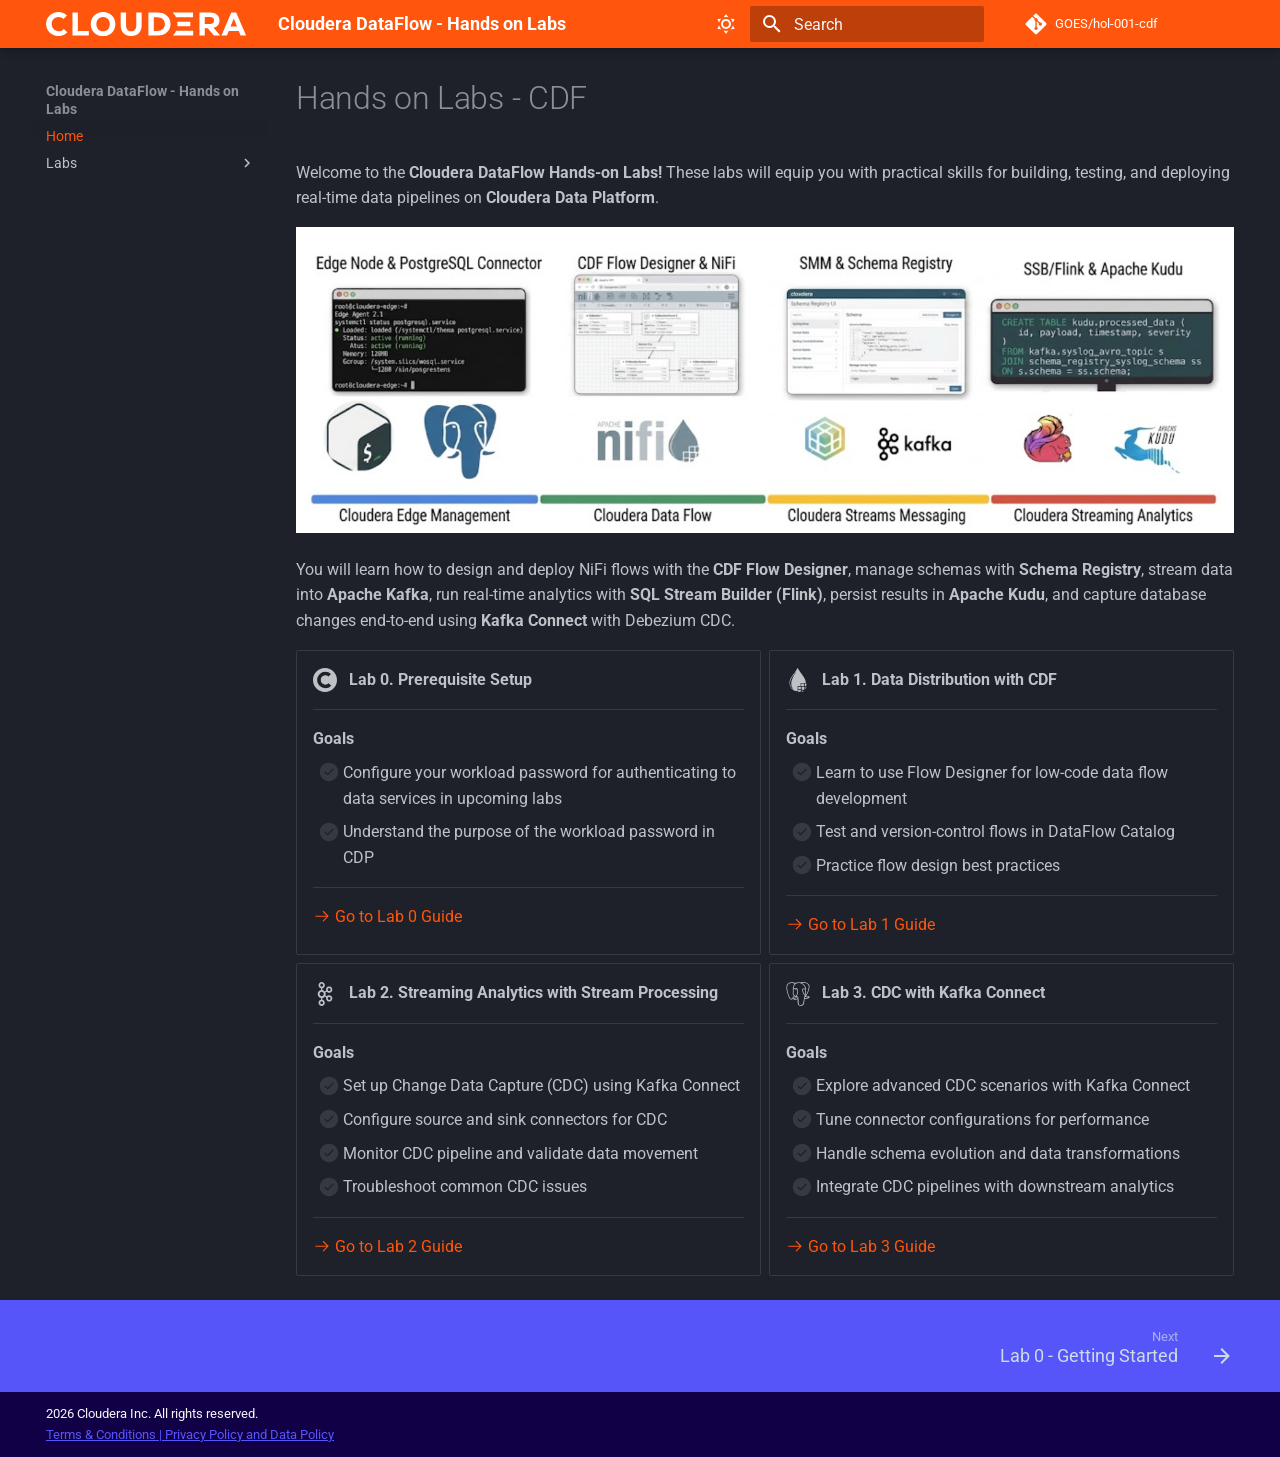
<file: index.html>
<!DOCTYPE html><html lang="en" class="no-js"><head>
    
      <meta charset="utf-8">
      <meta name="viewport" content="width=device-width,initial-scale=1">
      
      
        <meta name="author" content="GOES">
      
      
      
      
        <link rel="next" href="labs/lab0/index.html">
      
      
        
      
      
      <link rel="icon" href="assets/images/favicon.ico">
      <meta name="generator" content="mkdocs-1.6.1, mkdocs-material-9.7.7">
    
    
      
        <title>Cloudera DataFlow - Hands on Labs</title>
      
    
    
      <link rel="stylesheet" href="assets/stylesheets/main.ec1eaa64.min.css">
      
        
        <link rel="stylesheet" href="assets/stylesheets/palette.ab4e12ef.min.css">
      
      


    
    
      
    
    
      
        
        
        <link rel="preconnect" href="https://fonts.gstatic.com" crossorigin>
        <link rel="stylesheet" href="https://fonts.googleapis.com/css?family=Roboto:300,300i,400,400i,700,700i%7CRoboto+Mono:400,400i,700,700i&amp;display=fallback">
        <style>:root{--md-text-font:"Roboto";--md-code-font:"Roboto Mono"}</style>
      
    
    
      <link rel="stylesheet" href="assets/stylesheets/extra.css">
    
    <script>__md_scope=new URL(".",location),__md_hash=e=>[...e].reduce(((e,_)=>(e<<5)-e+_.charCodeAt(0)),0),__md_get=(e,_=localStorage,t=__md_scope)=>JSON.parse(_.getItem(t.pathname+"."+e)),__md_set=(e,_,t=localStorage,a=__md_scope)=>{try{t.setItem(a.pathname+"."+e,JSON.stringify(_))}catch(e){}}</script>
    
      

    
    
  <link href="assets/stylesheets/glightbox.min.css" rel="stylesheet"><script src="assets/javascripts/glightbox.min.js"></script><style id="glightbox-style">
            html.glightbox-open { overflow: initial; height: 100%; }
            .gslide-title { margin-top: 0px; user-select: text; }
            .gslide-desc { color: #666; user-select: text; }
            .gslide-image img { background: white; }
            .gscrollbar-fixer { padding-right: 15px; }
            .gdesc-inner { font-size: 0.75rem; }
            body[data-md-color-scheme="slate"] .gdesc-inner { background: var(--md-default-bg-color); }
            body[data-md-color-scheme="slate"] .gslide-title { color: var(--md-default-fg-color); }
            body[data-md-color-scheme="slate"] .gslide-desc { color: var(--md-default-fg-color); }
        </style></head>
  
  
    
    
      
    
    
    
    
    <body dir="ltr" data-md-color-scheme="slate" data-md-color-primary="custom" data-md-color-accent="custom">
  
    
    <input class="md-toggle" data-md-toggle="drawer" type="checkbox" id="__drawer" autocomplete="off">
    <input class="md-toggle" data-md-toggle="search" type="checkbox" id="__search" autocomplete="off">
    <label class="md-overlay" for="__drawer"></label>
    <div data-md-component="skip">
      
        
        <a href="#hands-on-labs-cdf" class="md-skip">
          Skip to content
        </a>
      
    </div>
    <div data-md-component="announce">
      
    </div>
    
    
      

  

<header class="md-header md-header--shadow" data-md-component="header">
  <nav class="md-header__inner md-grid" aria-label="Header">
    <a href="index.html" title="Cloudera DataFlow - Hands on Labs" class="md-header__button md-logo" aria-label="Cloudera DataFlow - Hands on Labs" data-md-component="logo">
      
  <img src="assets/images/logo-cloudera-white.svg" alt="logo">

    </a>
    <label class="md-header__button md-icon" for="__drawer">
      
      <svg xmlns="http://www.w3.org/2000/svg" viewBox="0 0 24 24"><path d="M3 6h18v2H3zm0 5h18v2H3zm0 5h18v2H3z"></path></svg>
    </label>
    <div class="md-header__title" data-md-component="header-title">
      <div class="md-header__ellipsis">
        <div class="md-header__topic">
          <span class="md-ellipsis">
            Cloudera DataFlow - Hands on Labs
          </span>
        </div>
        <div class="md-header__topic" data-md-component="header-topic">
          <span class="md-ellipsis">
            
              Home
            
          </span>
        </div>
      </div>
    </div>
    
      
        <form class="md-header__option" data-md-component="palette">
  
    
    
    
    <input class="md-option" data-md-color-media="" data-md-color-scheme="slate" data-md-color-primary="custom" data-md-color-accent="custom" aria-label="Switch to light mode" type="radio" name="__palette" id="__palette_0">
    
      <label class="md-header__button md-icon" title="Switch to light mode" for="__palette_1" hidden>
        <svg xmlns="http://www.w3.org/2000/svg" viewBox="0 0 24 24"><path d="M12 7a5 5 0 0 1 5 5 5 5 0 0 1-5 5 5 5 0 0 1-5-5 5 5 0 0 1 5-5m0 2a3 3 0 0 0-3 3 3 3 0 0 0 3 3 3 3 0 0 0 3-3 3 3 0 0 0-3-3m0-7 2.39 3.42C13.65 5.15 12.84 5 12 5s-1.65.15-2.39.42zM3.34 7l4.16-.35A7.2 7.2 0 0 0 5.94 8.5c-.44.74-.69 1.5-.83 2.29zm.02 10 1.76-3.77a7.131 7.131 0 0 0 2.38 4.14zM20.65 7l-1.77 3.79a7.02 7.02 0 0 0-2.38-4.15zm-.01 10-4.14.36c.59-.51 1.12-1.14 1.54-1.86.42-.73.69-1.5.83-2.29zM12 22l-2.41-3.44c.74.27 1.55.44 2.41.44.82 0 1.63-.17 2.37-.44z"></path></svg>
      </label>
    
  
    
    
    
    <input class="md-option" data-md-color-media="" data-md-color-scheme="default" data-md-color-primary="custom" data-md-color-accent="custom" aria-label="Switch to dark mode" type="radio" name="__palette" id="__palette_1">
    
      <label class="md-header__button md-icon" title="Switch to dark mode" for="__palette_0" hidden>
        <svg xmlns="http://www.w3.org/2000/svg" viewBox="0 0 24 24"><path d="m17.75 4.09-2.53 1.94.91 3.06-2.63-1.81-2.63 1.81.91-3.06-2.53-1.94L12.44 4l1.06-3 1.06 3zm3.5 6.91-1.64 1.25.59 1.98-1.7-1.17-1.7 1.17.59-1.98L15.75 11l2.06-.05L18.5 9l.69 1.95zm-2.28 4.95c.83-.08 1.72 1.1 1.19 1.85-.32.45-.66.87-1.08 1.27C15.17 23 8.84 23 4.94 19.07c-3.91-3.9-3.91-10.24 0-14.14.4-.4.82-.76 1.27-1.08.75-.53 1.93.36 1.85 1.19-.27 2.86.69 5.83 2.89 8.02a9.96 9.96 0 0 0 8.02 2.89m-1.64 2.02a12.08 12.08 0 0 1-7.8-3.47c-2.17-2.19-3.33-5-3.49-7.82-2.81 3.14-2.7 7.96.31 10.98 3.02 3.01 7.84 3.12 10.98.31"></path></svg>
      </label>
    
  
</form>
      
    
    
      <script>var palette=__md_get("__palette");if(palette&&palette.color){if("(prefers-color-scheme)"===palette.color.media){var media=matchMedia("(prefers-color-scheme: light)"),input=document.querySelector(media.matches?"[data-md-color-media='(prefers-color-scheme: light)']":"[data-md-color-media='(prefers-color-scheme: dark)']");palette.color.media=input.getAttribute("data-md-color-media"),palette.color.scheme=input.getAttribute("data-md-color-scheme"),palette.color.primary=input.getAttribute("data-md-color-primary"),palette.color.accent=input.getAttribute("data-md-color-accent")}for(var[key,value]of Object.entries(palette.color))document.body.setAttribute("data-md-color-"+key,value)}</script>
    
    
    
      
      
        <label class="md-header__button md-icon" for="__search">
          
          <svg xmlns="http://www.w3.org/2000/svg" viewBox="0 0 24 24"><path d="M9.5 3A6.5 6.5 0 0 1 16 9.5c0 1.61-.59 3.09-1.56 4.23l.27.27h.79l5 5-1.5 1.5-5-5v-.79l-.27-.27A6.52 6.52 0 0 1 9.5 16 6.5 6.5 0 0 1 3 9.5 6.5 6.5 0 0 1 9.5 3m0 2C7 5 5 7 5 9.5S7 14 9.5 14 14 12 14 9.5 12 5 9.5 5"></path></svg>
        </label>
        <div class="md-search" data-md-component="search" role="dialog">
  <label class="md-search__overlay" for="__search"></label>
  <div class="md-search__inner" role="search">
    <form class="md-search__form" name="search">
      <input type="text" class="md-search__input" name="query" aria-label="Search" placeholder="Search" autocapitalize="off" autocorrect="off" autocomplete="off" spellcheck="false" data-md-component="search-query" required>
      <label class="md-search__icon md-icon" for="__search">
        
        <svg xmlns="http://www.w3.org/2000/svg" viewBox="0 0 24 24"><path d="M9.5 3A6.5 6.5 0 0 1 16 9.5c0 1.61-.59 3.09-1.56 4.23l.27.27h.79l5 5-1.5 1.5-5-5v-.79l-.27-.27A6.52 6.52 0 0 1 9.5 16 6.5 6.5 0 0 1 3 9.5 6.5 6.5 0 0 1 9.5 3m0 2C7 5 5 7 5 9.5S7 14 9.5 14 14 12 14 9.5 12 5 9.5 5"></path></svg>
        
        <svg xmlns="http://www.w3.org/2000/svg" viewBox="0 0 24 24"><path d="M20 11v2H8l5.5 5.5-1.42 1.42L4.16 12l7.92-7.92L13.5 5.5 8 11z"></path></svg>
      </label>
      <nav class="md-search__options" aria-label="Search">
        
        <button type="reset" class="md-search__icon md-icon" title="Clear" aria-label="Clear" tabindex="-1">
          
          <svg xmlns="http://www.w3.org/2000/svg" viewBox="0 0 24 24"><path d="M19 6.41 17.59 5 12 10.59 6.41 5 5 6.41 10.59 12 5 17.59 6.41 19 12 13.41 17.59 19 19 17.59 13.41 12z"></path></svg>
        </button>
      </nav>
      
    </form>
    <div class="md-search__output">
      <div class="md-search__scrollwrap" tabindex="0" data-md-scrollfix>
        <div class="md-search-result" data-md-component="search-result">
          <div class="md-search-result__meta">
            Initializing search
          </div>
          <ol class="md-search-result__list" role="presentation"></ol>
        </div>
      </div>
    </div>
  </div>
</div>
      
    
    
      <div class="md-header__source">
        <a href="https://github.infra.cloudera.com/GOES/hol-001-cdf" title="Go to repository" class="md-source" data-md-component="source">
  <div class="md-source__icon md-icon">
    
    <svg xmlns="http://www.w3.org/2000/svg" viewBox="0 0 448 512"><!--! Font Awesome Free 7.1.0 by @fontawesome - https://fontawesome.com License - https://fontawesome.com/license/free (Icons: CC BY 4.0, Fonts: SIL OFL 1.1, Code: MIT License) Copyright 2025 Fonticons, Inc.--><path d="M439.6 236.1 244 40.5c-5.4-5.5-12.8-8.5-20.4-8.5s-15 3-20.4 8.4L162.5 81l51.5 51.5c27.1-9.1 52.7 16.8 43.4 43.7l49.7 49.7c34.2-11.8 61.2 31 35.5 56.7-26.5 26.5-70.2-2.9-56-37.3L240.3 199v121.9c25.3 12.5 22.3 41.8 9.1 55-6.4 6.4-15.2 10.1-24.3 10.1s-17.8-3.6-24.3-10.1c-17.6-17.6-11.1-46.9 11.2-56v-123c-20.8-8.5-24.6-30.7-18.6-45L142.6 101 8.5 235.1C3 240.6 0 247.9 0 255.5s3 15 8.5 20.4l195.6 195.7c5.4 5.4 12.7 8.4 20.4 8.4s15-3 20.4-8.4l194.7-194.7c5.4-5.4 8.4-12.8 8.4-20.4s-3-15-8.4-20.4"></path></svg>
  </div>
  <div class="md-source__repository">
    GOES/hol-001-cdf
  </div>
</a>
      </div>
    
  </nav>
  
</header>
    
    <div class="md-container" data-md-component="container">
      
      
        
          
        
      
      <main class="md-main" data-md-component="main">
        <div class="md-main__inner md-grid">
          
            
              
                
              
              <div class="md-sidebar md-sidebar--primary" data-md-component="sidebar" data-md-type="navigation">
                <div class="md-sidebar__scrollwrap">
                  <div class="md-sidebar__inner">
                    



<nav class="md-nav md-nav--primary" aria-label="Navigation" data-md-level="0">
  <label class="md-nav__title" for="__drawer">
    <a href="index.html" title="Cloudera DataFlow - Hands on Labs" class="md-nav__button md-logo" aria-label="Cloudera DataFlow - Hands on Labs" data-md-component="logo">
      
  <img src="assets/images/logo-cloudera-white.svg" alt="logo">

    </a>
    Cloudera DataFlow - Hands on Labs
  </label>
  
    <div class="md-nav__source">
      <a href="https://github.infra.cloudera.com/GOES/hol-001-cdf" title="Go to repository" class="md-source" data-md-component="source">
  <div class="md-source__icon md-icon">
    
    <svg xmlns="http://www.w3.org/2000/svg" viewBox="0 0 448 512"><!--! Font Awesome Free 7.1.0 by @fontawesome - https://fontawesome.com License - https://fontawesome.com/license/free (Icons: CC BY 4.0, Fonts: SIL OFL 1.1, Code: MIT License) Copyright 2025 Fonticons, Inc.--><path d="M439.6 236.1 244 40.5c-5.4-5.5-12.8-8.5-20.4-8.5s-15 3-20.4 8.4L162.5 81l51.5 51.5c27.1-9.1 52.7 16.8 43.4 43.7l49.7 49.7c34.2-11.8 61.2 31 35.5 56.7-26.5 26.5-70.2-2.9-56-37.3L240.3 199v121.9c25.3 12.5 22.3 41.8 9.1 55-6.4 6.4-15.2 10.1-24.3 10.1s-17.8-3.6-24.3-10.1c-17.6-17.6-11.1-46.9 11.2-56v-123c-20.8-8.5-24.6-30.7-18.6-45L142.6 101 8.5 235.1C3 240.6 0 247.9 0 255.5s3 15 8.5 20.4l195.6 195.7c5.4 5.4 12.7 8.4 20.4 8.4s15-3 20.4-8.4l194.7-194.7c5.4-5.4 8.4-12.8 8.4-20.4s-3-15-8.4-20.4"></path></svg>
  </div>
  <div class="md-source__repository">
    GOES/hol-001-cdf
  </div>
</a>
    </div>
  
  <ul class="md-nav__list" data-md-scrollfix>
    
      
      
  
  
    
  
  
  
    <li class="md-nav__item md-nav__item--active">
      
      <input class="md-nav__toggle md-toggle" type="checkbox" id="__toc">
      
      
        
      
      
      <a href="index.html" class="md-nav__link md-nav__link--active">
        
  
  
  <span class="md-ellipsis">
    
  
    Home
  

    
  </span>
  
  

      </a>
      
    </li>
  

    
      
      
  
  
  
  
    
    
    
    
    
    <li class="md-nav__item md-nav__item--nested">
      
        
        
        <input class="md-nav__toggle md-toggle " type="checkbox" id="__nav_2">
        
          
          <label class="md-nav__link" for="__nav_2" id="__nav_2_label" tabindex="0">
            
  
  
  <span class="md-ellipsis">
    
  
    Labs
  

    
  </span>
  
  

            <span class="md-nav__icon md-icon"></span>
          </label>
        
        <nav class="md-nav" data-md-level="1" aria-labelledby="__nav_2_label" aria-expanded="false">
          <label class="md-nav__title" for="__nav_2">
            <span class="md-nav__icon md-icon"></span>
            
  
    Labs
  

          </label>
          <ul class="md-nav__list" data-md-scrollfix>
            
              
                
  
  
  
  
    <li class="md-nav__item">
      <a href="labs/lab0/index.html" class="md-nav__link">
        
  
  
  <span class="md-ellipsis">
    
  
    Lab 0 - Getting Started
  

    
  </span>
  
  

      </a>
    </li>
  

              
            
              
                
  
  
  
  
    <li class="md-nav__item">
      <a href="labs/lab1/index.html" class="md-nav__link">
        
  
  
  <span class="md-ellipsis">
    
  
    Lab 1 - Data Distribution with Cloudera DataFlow
  

    
  </span>
  
  

      </a>
    </li>
  

              
            
              
                
  
  
  
  
    <li class="md-nav__item">
      <a href="labs/lab2/index.html" class="md-nav__link">
        
  
  
  <span class="md-ellipsis">
    
  
    Lab 2 - Streaming Analytics with Stream Processing
  

    
  </span>
  
  

      </a>
    </li>
  

              
            
              
                
  
  
  
  
    <li class="md-nav__item">
      <a href="labs/lab4/index.html" class="md-nav__link">
        
  
  
  <span class="md-ellipsis">
    
  
    Lab 3 - CDC with Kafka Connect
  

    
  </span>
  
  

      </a>
    </li>
  

              
            
          </ul>
        </nav>
      
    </li>
  

    
  </ul>
</nav>
                  </div>
                </div>
              </div>
            
            
              
                
              
              <div class="md-sidebar md-sidebar--secondary" data-md-component="sidebar" data-md-type="toc" hidden>
                <div class="md-sidebar__scrollwrap">
                  <div class="md-sidebar__inner">
                    

<nav class="md-nav md-nav--secondary" aria-label="Table of contents">
  
  
  
    
  
  
</nav>
                  </div>
                </div>
              </div>
            
          
          
            <div class="md-content" data-md-component="content">
              
              <article class="md-content__inner md-typeset">
                
                  
  




<h1 id="hands-on-labs-cdf">Hands on Labs - CDF</h1>
<p>Welcome to the <strong>Cloudera DataFlow Hands-on Labs!</strong> These labs will equip you with practical skills for building, testing, and deploying real-time data pipelines on <strong>Cloudera Data Platform</strong>.</p>
<p><a class="glightbox" data-type="image" data-width="auto" data-height="auto" href="assets/images/lab_images/overview_diagram.png" data-desc-position="bottom"><img src="assets/images/lab_images/overview_diagram.png" alt="Description"></a></p>
<p>You will learn how to design and deploy NiFi flows with the <strong>CDF Flow Designer</strong>, manage schemas with <strong>Schema Registry</strong>, stream data into <strong>Apache Kafka</strong>, run real-time analytics with <strong>SQL Stream Builder (Flink)</strong>, persist results in <strong>Apache Kudu</strong>, and capture database changes end-to-end using <strong>Kafka Connect</strong> with Debezium CDC.</p>
<div class="grid cards">
<ul>
<li>
<p><span class="twemoji lg middle"><svg xmlns="http://www.w3.org/2000/svg" viewBox="0 0 24 24"><path d="M12 0C5.373 0 0 5.373 0 12s5.373 12 12 12 12-5.373 12-12S18.627 0 12 0m.344 20.251a8.25 8.25 0 1 1 0-16.502 8.2 8.2 0 0 1 5.633 2.234L15.519 8.53a4.69 4.69 0 0 0-3.175-1.239 4.709 4.709 0 1 0 3.284 8.081l2.657 2.346a8.22 8.22 0 0 1-5.941 2.533"></path></svg></span> &nbsp; <strong>Lab 0. Prerequisite Setup</strong></p>
<hr>
<p><strong>Goals</strong></p>
<ul class="task-list">
<li class="task-list-item"><label class="task-list-control"><input type="checkbox" disabled><span class="task-list-indicator"></span></label> Configure your workload password for authenticating to data services in upcoming labs</li>
<li class="task-list-item"><label class="task-list-control"><input type="checkbox" disabled><span class="task-list-indicator"></span></label> Understand the purpose of the workload password in CDP</li>
</ul>
<hr>
<p><a href="labs/lab0/index.html"><span class="twemoji"><svg xmlns="http://www.w3.org/2000/svg" viewBox="0 0 24 24"><path d="M13.22 19.03a.75.75 0 0 1 0-1.06L18.19 13H3.75a.75.75 0 0 1 0-1.5h14.44l-4.97-4.97a.749.749 0 0 1 .326-1.275.75.75 0 0 1 .734.215l6.25 6.25a.75.75 0 0 1 0 1.06l-6.25 6.25a.75.75 0 0 1-1.06 0"></path></svg></span> Go to Lab 0 Guide</a></p>
</li>
<li>
<p><span class="twemoji lg middle"><svg xmlns="http://www.w3.org/2000/svg" viewBox="0 0 24 24"><path d="M11.648 0a.09.09 0 0 0-.084.053A30.7 30.7 0 0 1 8.592 4.73c-2.09 2.728-5.145 6.466-5.145 10.364a8.2 8.2 0 0 0 8.201 8.2v-5.003c0-.106.087-.193.194-.193h2.81v-2.813c0-.106.087-.191.194-.191h5.004c0-3.9-3.056-7.636-5.145-10.364A30.7 30.7 0 0 1 11.732.053.1.1 0 0 0 11.648 0m-1.632 3.867c.05 0 .08.034.037.112q-.164.297-.328.593c-.396.702-.819 1.389-1.23 2.08q-.293-.047-.585-.088c.495-.651 1-1.296 1.48-1.959.153-.209.302-.423.454-.634a.24.24 0 0 1 .172-.104M7.44 7.186q.332.053.666.119-.112.193-.223.383a29 29 0 0 0-1.625 3.261c-.874 2.123-1.383 4.444-.77 6.707a8.2 8.2 0 0 0 2.217 3.74c.083.083-.02.216-.119.155a7.6 7.6 0 0 1-.93-.686A7.67 7.67 0 0 1 4.1 16.248c-.329-2.156.387-4.246 1.418-6.115a27 27 0 0 1 1.92-2.947zm7.931 8.435a.193.193 0 0 0-.191.191V18.3h2.677v-2.68zm3.299 0V18.3h1.348a8 8 0 0 0 .515-2.678zm-6.303 3.004a.193.193 0 0 0-.191.193v2.485h2.678v-2.678Zm3.295.484v2.68h2.115a.56.56 0 0 0 .399-.162v-.004a.56.56 0 0 0 .16-.397V19.11zm3.674.182v1.98a8 8 0 0 0 1.217-1.98zm-6.969 2.824a.193.193 0 0 0-.191.192v1.672a8 8 0 0 0 2.678-.516v-1.348zm3.48.668V24a8 8 0 0 0 1.98-1.217z"></path></svg></span> &nbsp; <strong>Lab 1. Data Distribution with CDF</strong></p>
<hr>
<p><strong>Goals</strong></p>
<ul class="task-list">
<li class="task-list-item"><label class="task-list-control"><input type="checkbox" disabled><span class="task-list-indicator"></span></label> Learn to use Flow Designer for low-code data flow development</li>
<li class="task-list-item"><label class="task-list-control"><input type="checkbox" disabled><span class="task-list-indicator"></span></label> Test and version-control flows in DataFlow Catalog</li>
<li class="task-list-item"><label class="task-list-control"><input type="checkbox" disabled><span class="task-list-indicator"></span></label> Practice flow design best practices</li>
</ul>
<hr>
<p><a href="labs/lab1/index.html"><span class="twemoji"><svg xmlns="http://www.w3.org/2000/svg" viewBox="0 0 24 24"><path d="M13.22 19.03a.75.75 0 0 1 0-1.06L18.19 13H3.75a.75.75 0 0 1 0-1.5h14.44l-4.97-4.97a.749.749 0 0 1 .326-1.275.75.75 0 0 1 .734.215l6.25 6.25a.75.75 0 0 1 0 1.06l-6.25 6.25a.75.75 0 0 1-1.06 0"></path></svg></span> Go to Lab 1 Guide</a></p>
</li>
<li>
<p><span class="twemoji lg middle"><svg xmlns="http://www.w3.org/2000/svg" viewBox="0 0 24 24"><path d="M9.71 2.136a1.43 1.43 0 0 0-2.047 0h-.007a1.48 1.48 0 0 0-.421 1.042c0 .41.161.777.422 1.039l.007.007c.257.264.616.426 1.019.426.404 0 .766-.162 1.027-.426l.003-.007c.261-.262.421-.629.421-1.039 0-.408-.159-.777-.421-1.042zM8.683 22.295c.404 0 .766-.167 1.027-.429l.003-.008c.261-.261.421-.631.421-1.036 0-.41-.159-.778-.421-1.044H9.71a1.42 1.42 0 0 0-1.027-.432 1.4 1.4 0 0 0-1.02.432h-.007c-.26.266-.422.634-.422 1.044 0 .406.161.775.422 1.036l.007.008c.258.262.617.429 1.02.429m7.89-4.462c.359-.096.683-.33.882-.684l.027-.052a1.47 1.47 0 0 0 .114-1.067 1.45 1.45 0 0 0-.675-.896l-.021-.014a1.43 1.43 0 0 0-1.078-.132c-.36.091-.684.335-.881.686-.2.349-.241.75-.146 1.119.099.363.33.691.675.896h.002c.346.203.737.239 1.101.144m-6.405-7.342a2.08 2.08 0 0 0-1.485-.627c-.58 0-1.103.242-1.482.627-.378.385-.612.916-.612 1.507s.233 1.124.612 1.514a2.08 2.08 0 0 0 2.967 0c.379-.39.612-.923.612-1.514s-.233-1.122-.612-1.507m-.835-2.51c.843.141 1.6.552 2.178 1.144h.004c.092.093.182.196.265.299l1.446-.851a3.18 3.18 0 0 1-.047-1.808 3.15 3.15 0 0 1 1.456-1.926l.025-.016a3.06 3.06 0 0 1 2.345-.306c.77.21 1.465.721 1.898 1.482v.002c.431.757.518 1.626.313 2.408a3.15 3.15 0 0 1-1.456 1.928l-.198.118h-.02a3.1 3.1 0 0 1-2.154.201 3.13 3.13 0 0 1-1.514-.944l-1.444.848a4.16 4.16 0 0 1 0 2.879l1.444.846c.413-.47.939-.789 1.514-.944a3.04 3.04 0 0 1 2.371.319l.048.023v.002a3.17 3.17 0 0 1 1.408 1.906 3.22 3.22 0 0 1-.313 2.405l-.026.053-.003-.005a3.15 3.15 0 0 1-1.867 1.436 3.1 3.1 0 0 1-2.371-.318v-.006a3.16 3.16 0 0 1-1.456-1.927 3.18 3.18 0 0 1 .047-1.805l-1.446-.848a4 4 0 0 1-.265.294l-.004.005a3.94 3.94 0 0 1-2.178 1.138v1.699a3.1 3.1 0 0 1 1.56.862l.002.004c.565.572.914 1.368.914 2.243 0 .873-.35 1.664-.914 2.239l-.002.009a3.1 3.1 0 0 1-2.21.931 3.1 3.1 0 0 1-2.206-.93h-.002v-.009a3.19 3.19 0 0 1-.916-2.239c0-.875.35-1.672.916-2.243v-.004h.002a3.1 3.1 0 0 1 1.558-.862v-1.699a3.93 3.93 0 0 1-2.176-1.138l-.006-.005a4.1 4.1 0 0 1-1.173-2.874c0-1.122.452-2.136 1.173-2.872h.006a3.95 3.95 0 0 1 2.176-1.144V6.289a3.14 3.14 0 0 1-1.558-.864h-.002v-.004a3.2 3.2 0 0 1-.916-2.243c0-.871.35-1.669.916-2.243l.002-.002A3.08 3.08 0 0 1 8.683 0c.861 0 1.641.355 2.21.932v.002h.002c.565.574.914 1.372.914 2.243 0 .876-.35 1.667-.914 2.243l-.002.005a3.14 3.14 0 0 1-1.56.864zm8.121-1.129-.012-.019a1.45 1.45 0 0 0-.87-.668 1.43 1.43 0 0 0-1.103.146h.002c-.347.2-.58.529-.677.896-.095.365-.054.768.146 1.119l.007.009c.2.347.519.579.874.673.357.103.755.059 1.098-.144l.019-.009a1.47 1.47 0 0 0 .657-.885 1.5 1.5 0 0 0-.141-1.118"></path></svg></span> &nbsp; <strong>Lab 2. Streaming Analytics with Stream Processing</strong></p>
<hr>
<p><strong>Goals</strong></p>
<ul class="task-list">
<li class="task-list-item"><label class="task-list-control"><input type="checkbox" disabled><span class="task-list-indicator"></span></label> Set up Change Data Capture (CDC) using Kafka Connect</li>
<li class="task-list-item"><label class="task-list-control"><input type="checkbox" disabled><span class="task-list-indicator"></span></label> Configure source and sink connectors for CDC</li>
<li class="task-list-item"><label class="task-list-control"><input type="checkbox" disabled><span class="task-list-indicator"></span></label> Monitor CDC pipeline and validate data movement</li>
<li class="task-list-item"><label class="task-list-control"><input type="checkbox" disabled><span class="task-list-indicator"></span></label> Troubleshoot common CDC issues</li>
</ul>
<hr>
<p><a href="labs/lab2/index.html"><span class="twemoji"><svg xmlns="http://www.w3.org/2000/svg" viewBox="0 0 24 24"><path d="M13.22 19.03a.75.75 0 0 1 0-1.06L18.19 13H3.75a.75.75 0 0 1 0-1.5h14.44l-4.97-4.97a.749.749 0 0 1 .326-1.275.75.75 0 0 1 .734.215l6.25 6.25a.75.75 0 0 1 0 1.06l-6.25 6.25a.75.75 0 0 1-1.06 0"></path></svg></span> Go to Lab 2 Guide</a></p>
</li>
<li>
<p><span class="twemoji lg middle"><svg xmlns="http://www.w3.org/2000/svg" viewBox="0 0 24 24"><path d="M23.56 14.723a.5.5 0 0 0-.057-.12q-.21-.395-1.007-.231c-1.654.34-2.294.13-2.526-.02 1.342-2.048 2.445-4.522 3.041-6.83.272-1.05.798-3.523.122-4.73a1.6 1.6 0 0 0-.15-.236C21.693.91 19.8.025 17.51.001c-1.495-.016-2.77.346-3.116.479a10 10 0 0 0-.516-.082 8 8 0 0 0-1.312-.127c-1.182-.019-2.203.264-3.05.84C8.66.79 4.729-.534 2.296 1.19.935 2.153.309 3.873.43 6.304c.041.818.507 3.334 1.243 5.744q.69 2.26 1.433 3.582.83 1.493 1.714 1.79c.448.148 1.133.143 1.858-.729a56 56 0 0 1 1.945-2.206c.435.235.906.362 1.39.377v.004a11 11 0 0 0-.247.305c-.339.43-.41.52-1.5.745-.31.064-1.134.233-1.146.811a.6.6 0 0 0 .091.327c.227.423.922.61 1.015.633 1.335.333 2.505.092 3.372-.679-.017 2.231.077 4.418.345 5.088.221.553.762 1.904 2.47 1.904q.375.001.829-.094c1.782-.382 2.556-1.17 2.855-2.906.15-.87.402-2.875.539-4.101.017-.07.036-.12.057-.136 0 0 .07-.048.427.03l.044.007.254.022.015.001c.847.039 1.911-.142 2.531-.43.644-.3 1.806-1.033 1.595-1.67M2.37 11.876c-.744-2.435-1.178-4.885-1.212-5.571-.109-2.172.417-3.683 1.562-4.493 1.837-1.299 4.84-.54 6.108-.13l-.01.01C6.795 3.734 6.843 7.226 6.85 7.44c0 .082.006.199.016.36.034.586.1 1.68-.074 2.918-.16 1.15.194 2.276.973 3.089q.12.126.252.237c-.347.371-1.1 1.193-1.903 2.158-.568.682-.96.551-1.088.508-.392-.13-.813-.587-1.239-1.322-.48-.839-.963-2.032-1.415-3.512m6.007 5.088a1.6 1.6 0 0 1-.432-.178c.089-.039.237-.09.483-.14 1.284-.265 1.482-.451 1.915-1 .099-.127.211-.27.367-.443a.4.4 0 0 0 .074-.13c.17-.151.272-.11.436-.042.156.065.308.26.37.475.03.102.062.295-.045.445-.904 1.266-2.222 1.25-3.168 1.013m2.094-3.988-.052.14c-.133.357-.257.689-.334 1.004-.667-.002-1.317-.288-1.81-.803-.628-.655-.913-1.566-.783-2.5.183-1.308.116-2.447.08-3.059l-.013-.22c.296-.262 1.666-.996 2.643-.772.446.102.718.406.83.928.585 2.704.078 3.83-.33 4.736a9 9 0 0 0-.23.546m7.364 4.572q-.024.266-.062.596l-.146.438a.4.4 0 0 0-.018.108c-.006.475-.054.649-.115.87-.064.229-.135.488-.18 1.057-.11 1.414-.878 2.227-2.417 2.556-1.515.325-1.784-.496-2.02-1.221a7 7 0 0 0-.078-.227c-.215-.586-.19-1.412-.157-2.555.016-.561-.025-1.901-.33-2.646q.006-.44.019-.892a.4.4 0 0 0-.016-.113 2 2 0 0 0-.044-.208c-.122-.428-.42-.786-.78-.935-.142-.059-.403-.167-.717-.087.067-.276.183-.587.309-.925l.053-.142c.06-.16.134-.325.213-.5.426-.948 1.01-2.246.376-5.178-.237-1.098-1.03-1.634-2.232-1.51-.72.075-1.38.366-1.709.532a6 6 0 0 0-.196.104c.092-1.106.439-3.174 1.736-4.482a4 4 0 0 1 .303-.276.35.35 0 0 0 .145-.064c.752-.57 1.695-.85 2.802-.833q.616.01 1.174.081c1.94.355 3.244 1.447 4.036 2.383.814.962 1.255 1.931 1.431 2.454-1.323-.134-2.223.127-2.68.78-.992 1.418.544 4.172 1.282 5.496.135.242.252.452.289.54.24.583.551.972.778 1.256.07.087.138.171.189.245-.4.116-1.12.383-1.055 1.717-.013.156-.043.447-.084.815-.046.208-.07.46-.1.766m.89-1.621c-.04-.832.27-.919.597-1.01l.135-.041a1 1 0 0 0 .134.103c.57.376 1.583.421 3.007.134-.202.177-.519.4-.953.601-.41.19-1.096.333-1.747.364-.72.034-1.086-.08-1.173-.151m.57-9.271c-.006.35-.054.669-.105 1.001-.055.358-.112.728-.127 1.177-.014.436.04.89.093 1.33.107.887.216 1.8-.207 2.701a4 4 0 0 1-.188-.385 8 8 0 0 0-.325-.617c-.616-1.104-2.057-3.69-1.32-4.744.38-.543 1.342-.566 2.179-.463m.228 7.013-.085-.107-.035-.044c.726-1.2.584-2.387.457-3.439-.052-.432-.1-.84-.088-1.222.013-.407.066-.755.118-1.092.064-.415.13-.844.111-1.35a.6.6 0 0 0 .012-.19c-.046-.486-.6-1.938-1.73-3.253a7.8 7.8 0 0 0-2.688-2.04A9.3 9.3 0 0 1 17.62.746c2.052.046 3.675.814 4.824 2.283a1 1 0 0 1 .067.1c.723 1.356-.276 6.275-2.987 10.54m-8.816-6.116c-.025.18-.31.423-.621.423a1 1 0 0 1-.081-.006.8.8 0 0 1-.506-.315c-.046-.06-.12-.178-.106-.285a.22.22 0 0 1 .093-.149c.118-.089.352-.122.61-.086.316.044.642.193.61.418m7.93-.411c.011.08-.049.2-.153.31a.72.72 0 0 1-.408.223 1 1 0 0 1-.075.005c-.293 0-.541-.234-.56-.371-.024-.177.264-.31.56-.352.298-.042.612.009.636.185"></path></svg></span> &nbsp; <strong>Lab 3. CDC with Kafka Connect</strong></p>
<hr>
<p><strong>Goals</strong></p>
<ul class="task-list">
<li class="task-list-item"><label class="task-list-control"><input type="checkbox" disabled><span class="task-list-indicator"></span></label> Explore advanced CDC scenarios with Kafka Connect</li>
<li class="task-list-item"><label class="task-list-control"><input type="checkbox" disabled><span class="task-list-indicator"></span></label> Tune connector configurations for performance</li>
<li class="task-list-item"><label class="task-list-control"><input type="checkbox" disabled><span class="task-list-indicator"></span></label> Handle schema evolution and data transformations</li>
<li class="task-list-item"><label class="task-list-control"><input type="checkbox" disabled><span class="task-list-indicator"></span></label> Integrate CDC pipelines with downstream analytics</li>
</ul>
<hr>
<p><a href="labs/lab4/index.html"><span class="twemoji"><svg xmlns="http://www.w3.org/2000/svg" viewBox="0 0 24 24"><path d="M13.22 19.03a.75.75 0 0 1 0-1.06L18.19 13H3.75a.75.75 0 0 1 0-1.5h14.44l-4.97-4.97a.749.749 0 0 1 .326-1.275.75.75 0 0 1 .734.215l6.25 6.25a.75.75 0 0 1 0 1.06l-6.25 6.25a.75.75 0 0 1-1.06 0"></path></svg></span> Go to Lab 3 Guide</a></p>
</li>
</ul>
</div>







  
  




  



                
              </article>
            </div>
          
          
<script>var target=document.getElementById(location.hash.slice(1));target&&target.name&&(target.checked=target.name.startsWith("__tabbed_"))</script>
        </div>
        
          <button type="button" class="md-top md-icon" data-md-component="top" hidden>
  
  <svg xmlns="http://www.w3.org/2000/svg" viewBox="0 0 24 24"><path d="M13 20h-2V8l-5.5 5.5-1.42-1.42L12 4.16l7.92 7.92-1.42 1.42L13 8z"></path></svg>
  Back to top
</button>
        
      </main>
      
        <footer class="md-footer">
  
    
      
        
      
      <nav class="md-footer__inner md-grid" aria-label="Footer">
        
        
          
          <a href="labs/lab0/index.html" class="md-footer__link md-footer__link--next" aria-label="Next: Lab 0 - Getting Started">
            <div class="md-footer__title">
              <span class="md-footer__direction">
                Next
              </span>
              <div class="md-ellipsis">
                Lab 0 - Getting Started
              </div>
            </div>
            <div class="md-footer__button md-icon">
              
              <svg xmlns="http://www.w3.org/2000/svg" viewBox="0 0 24 24"><path d="M4 11v2h12l-5.5 5.5 1.42 1.42L19.84 12l-7.92-7.92L10.5 5.5 16 11z"></path></svg>
            </div>
          </a>
        
      </nav>
    
  
  <div class="md-footer-meta md-typeset">
    <div class="md-footer-meta__inner md-grid">
      <div class="md-copyright">
  
    <div class="md-copyright__highlight">
      2026 Cloudera Inc. All rights reserved.<br><a href="https://www.cloudera.com/legal/terms-and-conditions.html" target="_blank">Terms &amp; Conditions | </a>  <a href="https://www.cloudera.com/legal/policies.html" target="_blank"> Privacy Policy and Data Policy</a>
    </div>
  
  
</div>
      
    </div>
  </div>
</footer>
      
    </div>
    <div class="md-dialog" data-md-component="dialog">
      <div class="md-dialog__inner md-typeset"></div>
    </div>
    
    
    
      
      
      <script id="__config" type="application/json">{"annotate": null, "base": ".", "features": ["content.code.annotate", "content.code.copy", "navigation.footer", "navigation.top"], "search": "assets/javascripts/workers/search.2c215733.min.js", "tags": null, "translations": {"clipboard.copied": "Copied to clipboard", "clipboard.copy": "Copy to clipboard", "search.result.more.one": "1 more on this page", "search.result.more.other": "# more on this page", "search.result.none": "No matching documents", "search.result.one": "1 matching document", "search.result.other": "# matching documents", "search.result.placeholder": "Type to start searching", "search.result.term.missing": "Missing", "select.version": "Select version"}, "version": null}</script>
    
    
      <script src="assets/javascripts/bundle.d7400e89.min.js"></script>
      
        <script src="assets/javascripts/username-replacer.js"></script>
      
    
  
<script id="init-glightbox">const lightbox = GLightbox({"touchNavigation": true, "loop": false, "zoomable": true, "draggable": true, "openEffect": "zoom", "closeEffect": "zoom", "slideEffect": "slide"});
document$.subscribe(()=>{ lightbox.reload(); });
</script></body></html>
</file>
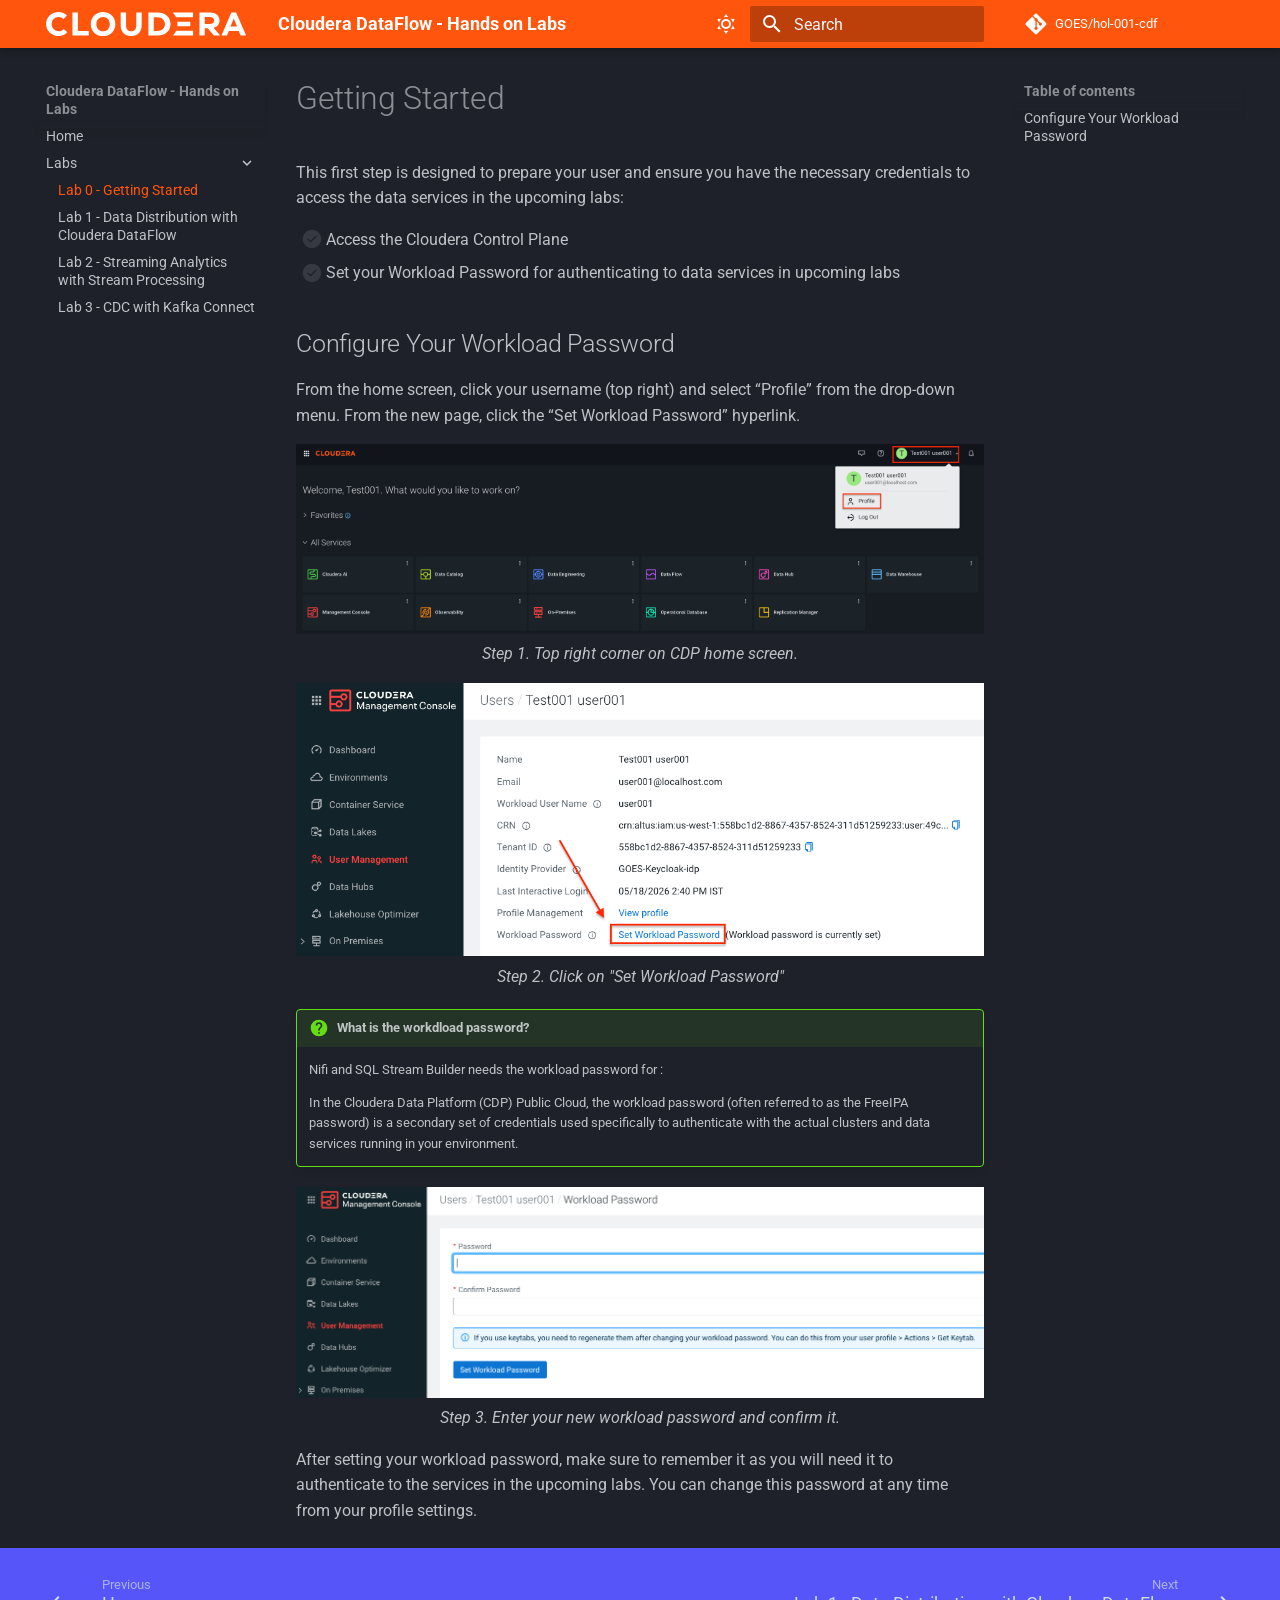
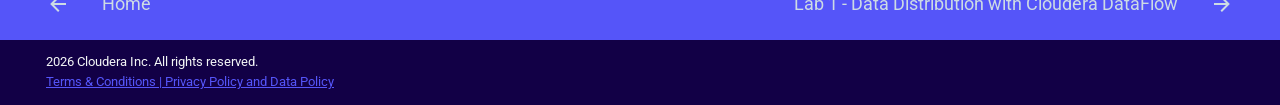
<file: labs/lab0/index.html>
<!DOCTYPE html><html lang="en" class="no-js"><head>
    
      <meta charset="utf-8">
      <meta name="viewport" content="width=device-width,initial-scale=1">
      
      
        <meta name="author" content="GOES">
      
      
      
        <link rel="prev" href="../../index.html">
      
      
        <link rel="next" href="../lab1/index.html">
      
      
        
      
      
      <link rel="icon" href="../../assets/images/favicon.ico">
      <meta name="generator" content="mkdocs-1.6.1, mkdocs-material-9.7.7">
    
    
      
        <title>Lab 0 - Getting Started - Cloudera DataFlow - Hands on Labs</title>
      
    
    
      <link rel="stylesheet" href="../../assets/stylesheets/main.ec1eaa64.min.css">
      
        
        <link rel="stylesheet" href="../../assets/stylesheets/palette.ab4e12ef.min.css">
      
      


    
    
      
    
    
      
        
        
        <link rel="preconnect" href="https://fonts.gstatic.com" crossorigin>
        <link rel="stylesheet" href="https://fonts.googleapis.com/css?family=Roboto:300,300i,400,400i,700,700i%7CRoboto+Mono:400,400i,700,700i&amp;display=fallback">
        <style>:root{--md-text-font:"Roboto";--md-code-font:"Roboto Mono"}</style>
      
    
    
      <link rel="stylesheet" href="../../assets/stylesheets/extra.css">
    
    <script>__md_scope=new URL("../..",location),__md_hash=e=>[...e].reduce(((e,_)=>(e<<5)-e+_.charCodeAt(0)),0),__md_get=(e,_=localStorage,t=__md_scope)=>JSON.parse(_.getItem(t.pathname+"."+e)),__md_set=(e,_,t=localStorage,a=__md_scope)=>{try{t.setItem(a.pathname+"."+e,JSON.stringify(_))}catch(e){}}</script>
    
      

    
    
  <link href="../../assets/stylesheets/glightbox.min.css" rel="stylesheet"><script src="../../assets/javascripts/glightbox.min.js"></script><style id="glightbox-style">
            html.glightbox-open { overflow: initial; height: 100%; }
            .gslide-title { margin-top: 0px; user-select: text; }
            .gslide-desc { color: #666; user-select: text; }
            .gslide-image img { background: white; }
            .gscrollbar-fixer { padding-right: 15px; }
            .gdesc-inner { font-size: 0.75rem; }
            body[data-md-color-scheme="slate"] .gdesc-inner { background: var(--md-default-bg-color); }
            body[data-md-color-scheme="slate"] .gslide-title { color: var(--md-default-fg-color); }
            body[data-md-color-scheme="slate"] .gslide-desc { color: var(--md-default-fg-color); }
        </style></head>
  
  
    
    
      
    
    
    
    
    <body dir="ltr" data-md-color-scheme="slate" data-md-color-primary="custom" data-md-color-accent="custom">
  
    
    <input class="md-toggle" data-md-toggle="drawer" type="checkbox" id="__drawer" autocomplete="off">
    <input class="md-toggle" data-md-toggle="search" type="checkbox" id="__search" autocomplete="off">
    <label class="md-overlay" for="__drawer"></label>
    <div data-md-component="skip">
      
        
        <a href="#getting-started" class="md-skip">
          Skip to content
        </a>
      
    </div>
    <div data-md-component="announce">
      
    </div>
    
    
      

  

<header class="md-header md-header--shadow" data-md-component="header">
  <nav class="md-header__inner md-grid" aria-label="Header">
    <a href="../../index.html" title="Cloudera DataFlow - Hands on Labs" class="md-header__button md-logo" aria-label="Cloudera DataFlow - Hands on Labs" data-md-component="logo">
      
  <img src="../../assets/images/logo-cloudera-white.svg" alt="logo">

    </a>
    <label class="md-header__button md-icon" for="__drawer">
      
      <svg xmlns="http://www.w3.org/2000/svg" viewBox="0 0 24 24"><path d="M3 6h18v2H3zm0 5h18v2H3zm0 5h18v2H3z"></path></svg>
    </label>
    <div class="md-header__title" data-md-component="header-title">
      <div class="md-header__ellipsis">
        <div class="md-header__topic">
          <span class="md-ellipsis">
            Cloudera DataFlow - Hands on Labs
          </span>
        </div>
        <div class="md-header__topic" data-md-component="header-topic">
          <span class="md-ellipsis">
            
              Lab 0 - Getting Started
            
          </span>
        </div>
      </div>
    </div>
    
      
        <form class="md-header__option" data-md-component="palette">
  
    
    
    
    <input class="md-option" data-md-color-media="" data-md-color-scheme="slate" data-md-color-primary="custom" data-md-color-accent="custom" aria-label="Switch to light mode" type="radio" name="__palette" id="__palette_0">
    
      <label class="md-header__button md-icon" title="Switch to light mode" for="__palette_1" hidden>
        <svg xmlns="http://www.w3.org/2000/svg" viewBox="0 0 24 24"><path d="M12 7a5 5 0 0 1 5 5 5 5 0 0 1-5 5 5 5 0 0 1-5-5 5 5 0 0 1 5-5m0 2a3 3 0 0 0-3 3 3 3 0 0 0 3 3 3 3 0 0 0 3-3 3 3 0 0 0-3-3m0-7 2.39 3.42C13.65 5.15 12.84 5 12 5s-1.65.15-2.39.42zM3.34 7l4.16-.35A7.2 7.2 0 0 0 5.94 8.5c-.44.74-.69 1.5-.83 2.29zm.02 10 1.76-3.77a7.131 7.131 0 0 0 2.38 4.14zM20.65 7l-1.77 3.79a7.02 7.02 0 0 0-2.38-4.15zm-.01 10-4.14.36c.59-.51 1.12-1.14 1.54-1.86.42-.73.69-1.5.83-2.29zM12 22l-2.41-3.44c.74.27 1.55.44 2.41.44.82 0 1.63-.17 2.37-.44z"></path></svg>
      </label>
    
  
    
    
    
    <input class="md-option" data-md-color-media="" data-md-color-scheme="default" data-md-color-primary="custom" data-md-color-accent="custom" aria-label="Switch to dark mode" type="radio" name="__palette" id="__palette_1">
    
      <label class="md-header__button md-icon" title="Switch to dark mode" for="__palette_0" hidden>
        <svg xmlns="http://www.w3.org/2000/svg" viewBox="0 0 24 24"><path d="m17.75 4.09-2.53 1.94.91 3.06-2.63-1.81-2.63 1.81.91-3.06-2.53-1.94L12.44 4l1.06-3 1.06 3zm3.5 6.91-1.64 1.25.59 1.98-1.7-1.17-1.7 1.17.59-1.98L15.75 11l2.06-.05L18.5 9l.69 1.95zm-2.28 4.95c.83-.08 1.72 1.1 1.19 1.85-.32.45-.66.87-1.08 1.27C15.17 23 8.84 23 4.94 19.07c-3.91-3.9-3.91-10.24 0-14.14.4-.4.82-.76 1.27-1.08.75-.53 1.93.36 1.85 1.19-.27 2.86.69 5.83 2.89 8.02a9.96 9.96 0 0 0 8.02 2.89m-1.64 2.02a12.08 12.08 0 0 1-7.8-3.47c-2.17-2.19-3.33-5-3.49-7.82-2.81 3.14-2.7 7.96.31 10.98 3.02 3.01 7.84 3.12 10.98.31"></path></svg>
      </label>
    
  
</form>
      
    
    
      <script>var palette=__md_get("__palette");if(palette&&palette.color){if("(prefers-color-scheme)"===palette.color.media){var media=matchMedia("(prefers-color-scheme: light)"),input=document.querySelector(media.matches?"[data-md-color-media='(prefers-color-scheme: light)']":"[data-md-color-media='(prefers-color-scheme: dark)']");palette.color.media=input.getAttribute("data-md-color-media"),palette.color.scheme=input.getAttribute("data-md-color-scheme"),palette.color.primary=input.getAttribute("data-md-color-primary"),palette.color.accent=input.getAttribute("data-md-color-accent")}for(var[key,value]of Object.entries(palette.color))document.body.setAttribute("data-md-color-"+key,value)}</script>
    
    
    
      
      
        <label class="md-header__button md-icon" for="__search">
          
          <svg xmlns="http://www.w3.org/2000/svg" viewBox="0 0 24 24"><path d="M9.5 3A6.5 6.5 0 0 1 16 9.5c0 1.61-.59 3.09-1.56 4.23l.27.27h.79l5 5-1.5 1.5-5-5v-.79l-.27-.27A6.52 6.52 0 0 1 9.5 16 6.5 6.5 0 0 1 3 9.5 6.5 6.5 0 0 1 9.5 3m0 2C7 5 5 7 5 9.5S7 14 9.5 14 14 12 14 9.5 12 5 9.5 5"></path></svg>
        </label>
        <div class="md-search" data-md-component="search" role="dialog">
  <label class="md-search__overlay" for="__search"></label>
  <div class="md-search__inner" role="search">
    <form class="md-search__form" name="search">
      <input type="text" class="md-search__input" name="query" aria-label="Search" placeholder="Search" autocapitalize="off" autocorrect="off" autocomplete="off" spellcheck="false" data-md-component="search-query" required>
      <label class="md-search__icon md-icon" for="__search">
        
        <svg xmlns="http://www.w3.org/2000/svg" viewBox="0 0 24 24"><path d="M9.5 3A6.5 6.5 0 0 1 16 9.5c0 1.61-.59 3.09-1.56 4.23l.27.27h.79l5 5-1.5 1.5-5-5v-.79l-.27-.27A6.52 6.52 0 0 1 9.5 16 6.5 6.5 0 0 1 3 9.5 6.5 6.5 0 0 1 9.5 3m0 2C7 5 5 7 5 9.5S7 14 9.5 14 14 12 14 9.5 12 5 9.5 5"></path></svg>
        
        <svg xmlns="http://www.w3.org/2000/svg" viewBox="0 0 24 24"><path d="M20 11v2H8l5.5 5.5-1.42 1.42L4.16 12l7.92-7.92L13.5 5.5 8 11z"></path></svg>
      </label>
      <nav class="md-search__options" aria-label="Search">
        
        <button type="reset" class="md-search__icon md-icon" title="Clear" aria-label="Clear" tabindex="-1">
          
          <svg xmlns="http://www.w3.org/2000/svg" viewBox="0 0 24 24"><path d="M19 6.41 17.59 5 12 10.59 6.41 5 5 6.41 10.59 12 5 17.59 6.41 19 12 13.41 17.59 19 19 17.59 13.41 12z"></path></svg>
        </button>
      </nav>
      
    </form>
    <div class="md-search__output">
      <div class="md-search__scrollwrap" tabindex="0" data-md-scrollfix>
        <div class="md-search-result" data-md-component="search-result">
          <div class="md-search-result__meta">
            Initializing search
          </div>
          <ol class="md-search-result__list" role="presentation"></ol>
        </div>
      </div>
    </div>
  </div>
</div>
      
    
    
      <div class="md-header__source">
        <a href="https://github.infra.cloudera.com/GOES/hol-001-cdf" title="Go to repository" class="md-source" data-md-component="source">
  <div class="md-source__icon md-icon">
    
    <svg xmlns="http://www.w3.org/2000/svg" viewBox="0 0 448 512"><!--! Font Awesome Free 7.1.0 by @fontawesome - https://fontawesome.com License - https://fontawesome.com/license/free (Icons: CC BY 4.0, Fonts: SIL OFL 1.1, Code: MIT License) Copyright 2025 Fonticons, Inc.--><path d="M439.6 236.1 244 40.5c-5.4-5.5-12.8-8.5-20.4-8.5s-15 3-20.4 8.4L162.5 81l51.5 51.5c27.1-9.1 52.7 16.8 43.4 43.7l49.7 49.7c34.2-11.8 61.2 31 35.5 56.7-26.5 26.5-70.2-2.9-56-37.3L240.3 199v121.9c25.3 12.5 22.3 41.8 9.1 55-6.4 6.4-15.2 10.1-24.3 10.1s-17.8-3.6-24.3-10.1c-17.6-17.6-11.1-46.9 11.2-56v-123c-20.8-8.5-24.6-30.7-18.6-45L142.6 101 8.5 235.1C3 240.6 0 247.9 0 255.5s3 15 8.5 20.4l195.6 195.7c5.4 5.4 12.7 8.4 20.4 8.4s15-3 20.4-8.4l194.7-194.7c5.4-5.4 8.4-12.8 8.4-20.4s-3-15-8.4-20.4"></path></svg>
  </div>
  <div class="md-source__repository">
    GOES/hol-001-cdf
  </div>
</a>
      </div>
    
  </nav>
  
</header>
    
    <div class="md-container" data-md-component="container">
      
      
        
          
        
      
      <main class="md-main" data-md-component="main">
        <div class="md-main__inner md-grid">
          
            
              
              <div class="md-sidebar md-sidebar--primary" data-md-component="sidebar" data-md-type="navigation">
                <div class="md-sidebar__scrollwrap">
                  <div class="md-sidebar__inner">
                    



<nav class="md-nav md-nav--primary" aria-label="Navigation" data-md-level="0">
  <label class="md-nav__title" for="__drawer">
    <a href="../../index.html" title="Cloudera DataFlow - Hands on Labs" class="md-nav__button md-logo" aria-label="Cloudera DataFlow - Hands on Labs" data-md-component="logo">
      
  <img src="../../assets/images/logo-cloudera-white.svg" alt="logo">

    </a>
    Cloudera DataFlow - Hands on Labs
  </label>
  
    <div class="md-nav__source">
      <a href="https://github.infra.cloudera.com/GOES/hol-001-cdf" title="Go to repository" class="md-source" data-md-component="source">
  <div class="md-source__icon md-icon">
    
    <svg xmlns="http://www.w3.org/2000/svg" viewBox="0 0 448 512"><!--! Font Awesome Free 7.1.0 by @fontawesome - https://fontawesome.com License - https://fontawesome.com/license/free (Icons: CC BY 4.0, Fonts: SIL OFL 1.1, Code: MIT License) Copyright 2025 Fonticons, Inc.--><path d="M439.6 236.1 244 40.5c-5.4-5.5-12.8-8.5-20.4-8.5s-15 3-20.4 8.4L162.5 81l51.5 51.5c27.1-9.1 52.7 16.8 43.4 43.7l49.7 49.7c34.2-11.8 61.2 31 35.5 56.7-26.5 26.5-70.2-2.9-56-37.3L240.3 199v121.9c25.3 12.5 22.3 41.8 9.1 55-6.4 6.4-15.2 10.1-24.3 10.1s-17.8-3.6-24.3-10.1c-17.6-17.6-11.1-46.9 11.2-56v-123c-20.8-8.5-24.6-30.7-18.6-45L142.6 101 8.5 235.1C3 240.6 0 247.9 0 255.5s3 15 8.5 20.4l195.6 195.7c5.4 5.4 12.7 8.4 20.4 8.4s15-3 20.4-8.4l194.7-194.7c5.4-5.4 8.4-12.8 8.4-20.4s-3-15-8.4-20.4"></path></svg>
  </div>
  <div class="md-source__repository">
    GOES/hol-001-cdf
  </div>
</a>
    </div>
  
  <ul class="md-nav__list" data-md-scrollfix>
    
      
      
  
  
  
  
    <li class="md-nav__item">
      <a href="../../index.html" class="md-nav__link">
        
  
  
  <span class="md-ellipsis">
    
  
    Home
  

    
  </span>
  
  

      </a>
    </li>
  

    
      
      
  
  
    
  
  
  
    
    
    
    
    
    <li class="md-nav__item md-nav__item--active md-nav__item--nested">
      
        
        
        <input class="md-nav__toggle md-toggle " type="checkbox" id="__nav_2" checked>
        
          
          <label class="md-nav__link" for="__nav_2" id="__nav_2_label" tabindex="0">
            
  
  
  <span class="md-ellipsis">
    
  
    Labs
  

    
  </span>
  
  

            <span class="md-nav__icon md-icon"></span>
          </label>
        
        <nav class="md-nav" data-md-level="1" aria-labelledby="__nav_2_label" aria-expanded="true">
          <label class="md-nav__title" for="__nav_2">
            <span class="md-nav__icon md-icon"></span>
            
  
    Labs
  

          </label>
          <ul class="md-nav__list" data-md-scrollfix>
            
              
                
  
  
    
  
  
  
    <li class="md-nav__item md-nav__item--active">
      
      <input class="md-nav__toggle md-toggle" type="checkbox" id="__toc">
      
      
        
      
      
        <label class="md-nav__link md-nav__link--active" for="__toc">
          
  
  
  <span class="md-ellipsis">
    
  
    Lab 0 - Getting Started
  

    
  </span>
  
  

          <span class="md-nav__icon md-icon"></span>
        </label>
      
      <a href="index.html" class="md-nav__link md-nav__link--active">
        
  
  
  <span class="md-ellipsis">
    
  
    Lab 0 - Getting Started
  

    
  </span>
  
  

      </a>
      
        

<nav class="md-nav md-nav--secondary" aria-label="Table of contents">
  
  
  
    
  
  
    <label class="md-nav__title" for="__toc">
      <span class="md-nav__icon md-icon"></span>
      Table of contents
    </label>
    <ul class="md-nav__list" data-md-component="toc" data-md-scrollfix>
      
        <li class="md-nav__item">
  <a href="#configure-your-workload-password" class="md-nav__link">
    <span class="md-ellipsis">
      
        Configure Your Workload Password
      
    </span>
  </a>
  
</li>
      
    </ul>
  
</nav>
      
    </li>
  

              
            
              
                
  
  
  
  
    <li class="md-nav__item">
      <a href="../lab1/index.html" class="md-nav__link">
        
  
  
  <span class="md-ellipsis">
    
  
    Lab 1 - Data Distribution with Cloudera DataFlow
  

    
  </span>
  
  

      </a>
    </li>
  

              
            
              
                
  
  
  
  
    <li class="md-nav__item">
      <a href="../lab2/index.html" class="md-nav__link">
        
  
  
  <span class="md-ellipsis">
    
  
    Lab 2 - Streaming Analytics with Stream Processing
  

    
  </span>
  
  

      </a>
    </li>
  

              
            
              
                
  
  
  
  
    <li class="md-nav__item">
      <a href="../lab4/index.html" class="md-nav__link">
        
  
  
  <span class="md-ellipsis">
    
  
    Lab 3 - CDC with Kafka Connect
  

    
  </span>
  
  

      </a>
    </li>
  

              
            
          </ul>
        </nav>
      
    </li>
  

    
  </ul>
</nav>
                  </div>
                </div>
              </div>
            
            
              
              <div class="md-sidebar md-sidebar--secondary" data-md-component="sidebar" data-md-type="toc">
                <div class="md-sidebar__scrollwrap">
                  <div class="md-sidebar__inner">
                    

<nav class="md-nav md-nav--secondary" aria-label="Table of contents">
  
  
  
    
  
  
    <label class="md-nav__title" for="__toc">
      <span class="md-nav__icon md-icon"></span>
      Table of contents
    </label>
    <ul class="md-nav__list" data-md-component="toc" data-md-scrollfix>
      
        <li class="md-nav__item">
  <a href="#configure-your-workload-password" class="md-nav__link">
    <span class="md-ellipsis">
      
        Configure Your Workload Password
      
    </span>
  </a>
  
</li>
      
    </ul>
  
</nav>
                  </div>
                </div>
              </div>
            
          
          
            <div class="md-content" data-md-component="content">
              
              <article class="md-content__inner md-typeset">
                
                  



<h1 id="getting-started">Getting Started</h1>
<p>This first step is designed to prepare your user and ensure you have the necessary credentials to access the data services in the upcoming labs:</p>
<ul class="task-list">
<li class="task-list-item"><label class="task-list-control"><input type="checkbox" disabled><span class="task-list-indicator"></span></label> Access the Cloudera Control Plane</li>
<li class="task-list-item"><label class="task-list-control"><input type="checkbox" disabled><span class="task-list-indicator"></span></label> Set your Workload Password for authenticating to data services in upcoming labs</li>
</ul>
<h2 id="configure-your-workload-password">Configure Your Workload Password</h2>
<p>From the home screen, click your username (top right) and select “Profile” from the drop-down menu. From the new page, click the “Set Workload Password” hyperlink.</p>
<p><a class="glightbox" data-type="image" data-width="auto" data-height="auto" href="../../assets/images/lab_images/lab0/S1.png" data-desc-position="bottom"><img src="../../assets/images/lab_images/lab0/S1.png"></a>
<em style="display: block; text-align: center;">Step 1. Top right corner on CDP home screen.</em></p>
<p><a class="glightbox" data-type="image" data-width="auto" data-height="auto" href="../../assets/images/lab_images/lab0/S2.png" data-desc-position="bottom"><img src="../../assets/images/lab_images/lab0/S2.png"></a>
<em style="display: block; text-align: center;">Step 2. Click on "Set Workload Password"</em></p>
<div class="admonition question">
<p class="admonition-title">What is the workdload password?</p>
<p>Nifi and SQL Stream Builder needs the workload password for :</p>
<p>In the Cloudera Data Platform (CDP) Public Cloud, the workload password (often referred to as the FreeIPA password) is a secondary set of credentials used specifically to authenticate with the actual clusters and data services running in your environment.</p>
</div>
<p><a class="glightbox" data-type="image" data-width="auto" data-height="auto" href="../../assets/images/lab_images/lab0/S3.png" data-desc-position="bottom"><img src="../../assets/images/lab_images/lab0/S3.png"></a>
<em style="display: block; text-align: center;">Step 3. Enter your new workload password and confirm it.</em></p>
<p>After setting your workload password, make sure to remember it as you will need it to authenticate to the services in the upcoming labs. You can change this password at any time from your profile settings.</p>












                
              </article>
            </div>
          
          
<script>var target=document.getElementById(location.hash.slice(1));target&&target.name&&(target.checked=target.name.startsWith("__tabbed_"))</script>
        </div>
        
          <button type="button" class="md-top md-icon" data-md-component="top" hidden>
  
  <svg xmlns="http://www.w3.org/2000/svg" viewBox="0 0 24 24"><path d="M13 20h-2V8l-5.5 5.5-1.42-1.42L12 4.16l7.92 7.92-1.42 1.42L13 8z"></path></svg>
  Back to top
</button>
        
      </main>
      
        <footer class="md-footer">
  
    
      
      <nav class="md-footer__inner md-grid" aria-label="Footer">
        
          
          <a href="../../index.html" class="md-footer__link md-footer__link--prev" aria-label="Previous: Home">
            <div class="md-footer__button md-icon">
              
              <svg xmlns="http://www.w3.org/2000/svg" viewBox="0 0 24 24"><path d="M20 11v2H8l5.5 5.5-1.42 1.42L4.16 12l7.92-7.92L13.5 5.5 8 11z"></path></svg>
            </div>
            <div class="md-footer__title">
              <span class="md-footer__direction">
                Previous
              </span>
              <div class="md-ellipsis">
                Home
              </div>
            </div>
          </a>
        
        
          
          <a href="../lab1/index.html" class="md-footer__link md-footer__link--next" aria-label="Next: Lab 1 - Data Distribution with Cloudera DataFlow">
            <div class="md-footer__title">
              <span class="md-footer__direction">
                Next
              </span>
              <div class="md-ellipsis">
                Lab 1 - Data Distribution with Cloudera DataFlow
              </div>
            </div>
            <div class="md-footer__button md-icon">
              
              <svg xmlns="http://www.w3.org/2000/svg" viewBox="0 0 24 24"><path d="M4 11v2h12l-5.5 5.5 1.42 1.42L19.84 12l-7.92-7.92L10.5 5.5 16 11z"></path></svg>
            </div>
          </a>
        
      </nav>
    
  
  <div class="md-footer-meta md-typeset">
    <div class="md-footer-meta__inner md-grid">
      <div class="md-copyright">
  
    <div class="md-copyright__highlight">
      2026 Cloudera Inc. All rights reserved.<br><a href="https://www.cloudera.com/legal/terms-and-conditions.html" target="_blank">Terms &amp; Conditions | </a>  <a href="https://www.cloudera.com/legal/policies.html" target="_blank"> Privacy Policy and Data Policy</a>
    </div>
  
  
</div>
      
    </div>
  </div>
</footer>
      
    </div>
    <div class="md-dialog" data-md-component="dialog">
      <div class="md-dialog__inner md-typeset"></div>
    </div>
    
    
    
      
      
      <script id="__config" type="application/json">{"annotate": null, "base": "../..", "features": ["content.code.annotate", "content.code.copy", "navigation.footer", "navigation.top"], "search": "../../assets/javascripts/workers/search.2c215733.min.js", "tags": null, "translations": {"clipboard.copied": "Copied to clipboard", "clipboard.copy": "Copy to clipboard", "search.result.more.one": "1 more on this page", "search.result.more.other": "# more on this page", "search.result.none": "No matching documents", "search.result.one": "1 matching document", "search.result.other": "# matching documents", "search.result.placeholder": "Type to start searching", "search.result.term.missing": "Missing", "select.version": "Select version"}, "version": null}</script>
    
    
      <script src="../../assets/javascripts/bundle.d7400e89.min.js"></script>
      
        <script src="../../assets/javascripts/username-replacer.js"></script>
      
    
  
<script id="init-glightbox">const lightbox = GLightbox({"touchNavigation": true, "loop": false, "zoomable": true, "draggable": true, "openEffect": "zoom", "closeEffect": "zoom", "slideEffect": "slide"});
document$.subscribe(()=>{ lightbox.reload(); });
</script></body></html>
</file>
<file: assets/stylesheets/extra.css>
:root > * {

  /* Primary color shades */
  --md-primary-fg-color: #ff550D; /* Cloudera Orange  */
  --md-primary-fg-color--light: #ff8856; /* Lighter Cloudera Orange */
  --md-primary-fg-color--dark: #305868; 
  --md-primary-bg-color: #FFFFFF; 
  --md-primary-bg-color--light: #F3F5F7;
  --md-text-link-color: #5555F9; /* Blue Nova  */
  
  /* Accent color shades */
  --md-accent-fg-color: #5555F9; /* Blue Nova  */
  --md-accent-fg-color--transparent: hsla(189, 100%, 37%, 0.1);
  --md-accent-bg-color: #FFFFFF;
  --md-accent-bg-color--light: #F3F5F7;

  /* Footer */
  --md-footer-bg-color: #5555F9; /* Blue Nova  */
  --md-footer-bg-color--dark: #120046; /* Twilight */
  --md-footer-fg-color: #CDDBE4;
  --md-footer-fg-color--light: #F3F5F7;
  --md-footer-fg-color--lighter: hsla(0, 0%, 100%, 0.3);
  }


/* Reduce top margin for main content */
.md-main__inner {
  margin-top: 0.5rem;
}



/* Footer copyright links */
.md-copyright__highlight a {
  color: #5555F9 !important;
  text-decoration: underline;
  transition: opacity 0.3s ease-in-out;
}

.md-copyright__highlight a:hover {
  opacity: 0.8;
}

/* Card Grid for 001-automation-bootcamp */
.md-typeset #sko .grid {
    grid-gap: .4rem;
    display: grid;
    grid-template-columns: repeat(auto-fit,minmax(min(100%,20rem),1fr));
    margin: 1em 0;
}

.md-typeset .prereq-complete {
  text-align: center;
  font-size: 1.1rem;
  border: .05rem solid var(--md-default-fg-color--lightest);
  border-radius: .1rem;
}

.md-typeset .prereq-complete a {
  padding: 12px 10px;
  background-color: var(--md-primary-fg-color);
  color: #fff;
  border-radius: 5px;
  transition: background 0.3s ease-in-out;
}
.md-typeset .prereq-complete h2 {
  margin: 0.6em;
}

/* Username Selector — Compact Chip Bar */
.username-selector-wrapper {
  display: flex;
  align-items: center;
  gap: 0.8rem;
  margin: 1.5rem 0;
  background-color: var(--md-code-bg-color);
  border-radius: 8px;
  padding: 0.5rem 0.8rem;
  border: 1px solid var(--md-default-fg-color--lightest);
  flex-wrap: wrap;
}

.username-chip-label {
  font-size: 0.72rem;
  text-transform: uppercase;
  letter-spacing: 0.08em;
  font-weight: 700;
  color: var(--md-default-fg-color--light);
  white-space: nowrap;
}

.username-chip-divider {
  width: 1px;
  height: 24px;
  background-color: var(--md-default-fg-color--lightest);
  flex-shrink: 0;
}

.username-selector-wrapper select {
  flex: 1;
  min-width: 160px;
  padding: 6px 28px 6px 10px;
  border: 1px solid var(--md-default-fg-color--lightest);
  border-radius: 20px;
  font-size: 0.88rem;
  font-family: inherit;
  color: var(--md-typeset-color);
  background-color: var(--md-default-bg-color);
  cursor: pointer;
  appearance: none;
  background-image: url("data:image/svg+xml;charset=UTF-8,%3csvg xmlns='http://www.w3.org/2000/svg' viewBox='0 0 24 24' fill='none' stroke='%236b7280' stroke-width='2' stroke-linecap='round' stroke-linejoin='round'%3e%3cpolyline points='6 9 12 15 18 9'%3e%3c/polyline%3e%3c/svg%3e");
  background-repeat: no-repeat;
  background-position: right 8px center;
  background-size: 14px;
  transition: border-color 0.2s ease-in-out;
}

.username-selector-wrapper select:focus {
  outline: 2px solid var(--md-primary-fg-color);
  outline-offset: 1px;
  border-color: var(--md-primary-fg-color);
}

#user-username-save {
  padding: 6px 14px;
  border: none;
  border-radius: 20px;
  font-size: 0.8rem;
  font-weight: 700;
  font-family: inherit;
  cursor: pointer;
  background-color: var(--md-primary-fg-color);
  color: #fff;
  white-space: nowrap;
  transition: background-color 0.2s ease-in-out, transform 0.15s ease-in-out;
}

#user-username-save:hover {
  background-color: var(--md-primary-fg-color--light);
  transform: translateY(-1px);
}

#user-username-save:active {
  transform: translateY(0);
}

#user-username-clear {
  padding: 6px 10px;
  border: none;
  border-radius: 20px;
  font-size: 0.8rem;
  font-weight: 600;
  font-family: inherit;
  cursor: pointer;
  background-color: transparent;
  color: var(--md-default-fg-color--light);
  transition: color 0.2s ease-in-out, background-color 0.2s ease-in-out;
}

#user-username-clear:hover {
  background-color: var(--md-default-fg-color--lightest);
  color: var(--md-typeset-color);
}

.username-display {
  font-size: 0.88rem;
  color: var(--md-default-fg-color--light);
  white-space: nowrap;
}

.username-display #selected-username {
  color: var(--md-accent-fg-color);
  font-weight: 700;
}

/* ============================================================
   Default Table Style — Cloudera Orange Header
   Applied globally to all .md-typeset tables
   ============================================================ */

.md-typeset table {
  border-collapse: collapse;
  width: 100%;
  border: 1px solid #ff550D33;
  border-radius: 4px;
  overflow: hidden;
  margin: 0.8em 0;
}

.md-typeset table thead {
  background-color: #ff550D;
}

.md-typeset table thead th {
  color: #fff;
  font-weight: 700;
  padding: 10px 16px;
}

.md-typeset table tbody tr {
  transition: background-color 0.15s ease-in-out;
}

.md-typeset table tbody td {
  padding: 10px 16px;
  border-bottom: 1px solid #ff550D22;
}

/* Light mode zebra stripe */
.md-typeset table tbody tr:nth-child(even) {
  background-color: #fff5f0;
}

.md-typeset table tbody tr:hover {
  background-color: #ffe5d8;
}

/* Dark mode overrides */
[data-md-color-scheme="slate"] .md-typeset table {
  border-color: #ff550D44;
}

[data-md-color-scheme="slate"] .md-typeset table tbody tr:nth-child(even) {
  background-color: rgba(255, 85, 13, 0.08);
}

[data-md-color-scheme="slate"] .md-typeset table tbody tr:hover {
  background-color: rgba(255, 85, 13, 0.15);
}

[data-md-color-scheme="slate"] .md-typeset table tbody td {
  border-bottom-color: rgba(255, 85, 13, 0.15);
}
</file>
<file: assets/stylesheets/main.ec1eaa64.min.css>
@charset "UTF-8";html{-webkit-text-size-adjust:none;-moz-text-size-adjust:none;text-size-adjust:none;box-sizing:border-box}*,:after,:before{box-sizing:inherit}@media (prefers-reduced-motion){*,:after,:before{transition:none!important}}body{margin:0}a,button,input,label{-webkit-tap-highlight-color:transparent}a{color:inherit;text-decoration:none}hr{border:0;box-sizing:initial;display:block;height:.05rem;overflow:visible;padding:0}small{font-size:80%}sub,sup{line-height:1em}img{border-style:none}table{border-collapse:initial;border-spacing:0}td,th{font-weight:400;vertical-align:top}button{background:#0000;border:0;font-family:inherit;font-size:inherit;margin:0;padding:0}input{border:0;outline:none}:root{--md-primary-fg-color:#4051b5;--md-primary-fg-color--light:#5d6cc0;--md-primary-fg-color--dark:#303fa1;--md-primary-bg-color:#fff;--md-primary-bg-color--light:#ffffffb3;--md-accent-fg-color:#526cfe;--md-accent-fg-color--transparent:#526cfe1a;--md-accent-bg-color:#fff;--md-accent-bg-color--light:#ffffffb3}[data-md-color-scheme=default]{color-scheme:light}[data-md-color-scheme=default] img[src$="#gh-dark-mode-only"],[data-md-color-scheme=default] img[src$="#only-dark"]{display:none}:root,[data-md-color-scheme=default]{--md-hue:225deg;--md-default-fg-color:#000000de;--md-default-fg-color--light:#0000008a;--md-default-fg-color--lighter:#00000052;--md-default-fg-color--lightest:#00000012;--md-default-bg-color:#fff;--md-default-bg-color--light:#ffffffb3;--md-default-bg-color--lighter:#ffffff4d;--md-default-bg-color--lightest:#ffffff1f;--md-code-fg-color:#36464e;--md-code-bg-color:#f5f5f5;--md-code-bg-color--light:#f5f5f5b3;--md-code-bg-color--lighter:#f5f5f54d;--md-code-hl-color:#4287ff;--md-code-hl-color--light:#4287ff1a;--md-code-hl-number-color:#d52a2a;--md-code-hl-special-color:#db1457;--md-code-hl-function-color:#a846b9;--md-code-hl-constant-color:#6e59d9;--md-code-hl-keyword-color:#3f6ec6;--md-code-hl-string-color:#1c7d4d;--md-code-hl-name-color:var(--md-code-fg-color);--md-code-hl-operator-color:var(--md-default-fg-color--light);--md-code-hl-punctuation-color:var(--md-default-fg-color--light);--md-code-hl-comment-color:var(--md-default-fg-color--light);--md-code-hl-generic-color:var(--md-default-fg-color--light);--md-code-hl-variable-color:var(--md-default-fg-color--light);--md-typeset-color:var(--md-default-fg-color);--md-typeset-a-color:var(--md-primary-fg-color);--md-typeset-del-color:#f5503d26;--md-typeset-ins-color:#0bd57026;--md-typeset-kbd-color:#fafafa;--md-typeset-kbd-accent-color:#fff;--md-typeset-kbd-border-color:#b8b8b8;--md-typeset-mark-color:#ffff0080;--md-typeset-table-color:#0000001f;--md-typeset-table-color--light:rgba(0,0,0,.035);--md-admonition-fg-color:var(--md-default-fg-color);--md-admonition-bg-color:var(--md-default-bg-color);--md-warning-fg-color:#000000de;--md-warning-bg-color:#ff9;--md-footer-fg-color:#fff;--md-footer-fg-color--light:#ffffffb3;--md-footer-fg-color--lighter:#ffffff73;--md-footer-bg-color:#000000de;--md-footer-bg-color--dark:#00000052;--md-shadow-z1:0 0.2rem 0.5rem #0000000d,0 0 0.05rem #0000001a;--md-shadow-z2:0 0.2rem 0.5rem #0000001a,0 0 0.05rem #00000040;--md-shadow-z3:0 0.2rem 0.5rem #0003,0 0 0.05rem #00000059}.md-icon svg{fill:currentcolor;display:block;height:1.2rem;width:1.2rem}body{-webkit-font-smoothing:antialiased;-moz-osx-font-smoothing:grayscale;--md-text-font-family:var(--md-text-font,_),-apple-system,BlinkMacSystemFont,Helvetica,Arial,sans-serif;--md-code-font-family:var(--md-code-font,_),SFMono-Regular,Consolas,Menlo,monospace}aside,body,input{font-feature-settings:"kern","liga";color:var(--md-typeset-color);font-family:var(--md-text-font-family)}code,kbd,pre{font-feature-settings:"kern";font-family:var(--md-code-font-family)}:root{--md-typeset-table-sort-icon:url('data:image/svg+xml;charset=utf-8,<svg xmlns="http://www.w3.org/2000/svg" viewBox="0 0 24 24"><path d="m18 21-4-4h3V7h-3l4-4 4 4h-3v10h3M2 19v-2h10v2M2 13v-2h7v2M2 7V5h4v2z"/></svg>');--md-typeset-table-sort-icon--asc:url('data:image/svg+xml;charset=utf-8,<svg xmlns="http://www.w3.org/2000/svg" viewBox="0 0 24 24"><path d="M19 17h3l-4 4-4-4h3V3h2M2 17h10v2H2M6 5v2H2V5m0 6h7v2H2z"/></svg>');--md-typeset-table-sort-icon--desc:url('data:image/svg+xml;charset=utf-8,<svg xmlns="http://www.w3.org/2000/svg" viewBox="0 0 24 24"><path d="M19 7h3l-4-4-4 4h3v14h2M2 17h10v2H2M6 5v2H2V5m0 6h7v2H2z"/></svg>')}.md-typeset{-webkit-print-color-adjust:exact;color-adjust:exact;font-size:.8rem;line-height:1.6;overflow-wrap:break-word}@media print{.md-typeset{font-size:.68rem}}.md-typeset blockquote,.md-typeset dl,.md-typeset figure,.md-typeset ol,.md-typeset pre,.md-typeset ul{margin-bottom:1em;margin-top:1em}.md-typeset h1{color:var(--md-default-fg-color--light);font-size:2em;line-height:1.3;margin:0 0 1.25em}.md-typeset h1,.md-typeset h2{font-weight:300;letter-spacing:-.01em}.md-typeset h2{font-size:1.5625em;line-height:1.4;margin:1.6em 0 .64em}.md-typeset h3{font-size:1.25em;font-weight:400;letter-spacing:-.01em;line-height:1.5;margin:1.6em 0 .8em}.md-typeset h2+h3{margin-top:.8em}.md-typeset h4{font-weight:700;letter-spacing:-.01em;margin:1em 0}.md-typeset h5,.md-typeset h6{color:var(--md-default-fg-color--light);font-size:.8em;font-weight:700;letter-spacing:-.01em;margin:1.25em 0}.md-typeset h5{text-transform:uppercase}.md-typeset h5 code{text-transform:none}.md-typeset hr{border-bottom:.05rem solid var(--md-default-fg-color--lightest);display:flow-root;margin:1.5em 0}.md-typeset a{color:var(--md-typeset-a-color);word-break:break-word}.md-typeset a,.md-typeset a:before{transition:color 125ms}.md-typeset a:focus,.md-typeset a:hover{color:var(--md-accent-fg-color)}.md-typeset a:focus code,.md-typeset a:hover code{background-color:var(--md-accent-fg-color--transparent);color:var(--md-accent-fg-color)}.md-typeset a code{color:var(--md-typeset-a-color)}.md-typeset a.focus-visible{outline-color:var(--md-accent-fg-color);outline-offset:.2rem}.md-typeset code,.md-typeset kbd,.md-typeset pre{color:var(--md-code-fg-color);direction:ltr;font-variant-ligatures:none;transition:background-color 125ms}@media print{.md-typeset code,.md-typeset kbd,.md-typeset pre{white-space:pre-wrap}}.md-typeset code{background-color:var(--md-code-bg-color);border-radius:.1rem;-webkit-box-decoration-break:clone;box-decoration-break:clone;font-size:.85em;padding:0 .2941176471em;transition:color 125ms,background-color 125ms;word-break:break-word}.md-typeset code:not(.focus-visible){-webkit-tap-highlight-color:transparent;outline:none}.md-typeset pre{display:flow-root;line-height:1.4;position:relative}.md-typeset pre>code{-webkit-box-decoration-break:slice;box-decoration-break:slice;box-shadow:none;display:block;margin:0;outline-color:var(--md-accent-fg-color);overflow:auto;padding:.7720588235em 1.1764705882em;scrollbar-color:var(--md-default-fg-color--lighter) #0000;scrollbar-width:thin;touch-action:auto;word-break:normal}.md-typeset pre>code:hover{scrollbar-color:var(--md-accent-fg-color) #0000}.md-typeset pre>code::-webkit-scrollbar{height:.2rem;width:.2rem}.md-typeset pre>code::-webkit-scrollbar-thumb{background-color:var(--md-default-fg-color--lighter)}.md-typeset pre>code::-webkit-scrollbar-thumb:hover{background-color:var(--md-accent-fg-color)}.md-typeset kbd{background-color:var(--md-typeset-kbd-color);border-radius:.1rem;box-shadow:0 .1rem 0 .05rem var(--md-typeset-kbd-border-color),0 .1rem 0 var(--md-typeset-kbd-border-color),0 -.1rem .2rem var(--md-typeset-kbd-accent-color) inset;color:var(--md-default-fg-color);display:inline-block;font-size:.75em;padding:0 .6666666667em;vertical-align:text-top;word-break:break-word}.md-typeset mark{background-color:var(--md-typeset-mark-color);-webkit-box-decoration-break:clone;box-decoration-break:clone;color:inherit;word-break:break-word}.md-typeset abbr{cursor:help;text-decoration:none}.md-typeset [data-preview],.md-typeset abbr{border-bottom:.05rem dotted var(--md-default-fg-color--light)}.md-typeset small{opacity:.75}[dir=ltr] .md-typeset sub,[dir=ltr] .md-typeset sup{margin-left:.078125em}[dir=rtl] .md-typeset sub,[dir=rtl] .md-typeset sup{margin-right:.078125em}[dir=ltr] .md-typeset blockquote{padding-left:.6rem}[dir=rtl] .md-typeset blockquote{padding-right:.6rem}[dir=ltr] .md-typeset blockquote{border-left:.2rem solid var(--md-default-fg-color--lighter)}[dir=rtl] .md-typeset blockquote{border-right:.2rem solid var(--md-default-fg-color--lighter)}.md-typeset blockquote{color:var(--md-default-fg-color--light);margin-left:0;margin-right:0}.md-typeset ul{list-style-type:disc}.md-typeset ul[type]{list-style-type:revert-layer}[dir=ltr] .md-typeset ol,[dir=ltr] .md-typeset ul{margin-left:.625em}[dir=rtl] .md-typeset ol,[dir=rtl] .md-typeset ul{margin-right:.625em}.md-typeset ol,.md-typeset ul{padding:0}.md-typeset ol:not([hidden]),.md-typeset ul:not([hidden]){display:flow-root}.md-typeset ol ol,.md-typeset ul ol{list-style-type:lower-alpha}.md-typeset ol ol ol,.md-typeset ul ol ol{list-style-type:lower-roman}.md-typeset ol ol ol ol,.md-typeset ul ol ol ol{list-style-type:upper-alpha}.md-typeset ol ol ol ol ol,.md-typeset ul ol ol ol ol{list-style-type:upper-roman}.md-typeset ol[type],.md-typeset ul[type]{list-style-type:revert-layer}[dir=ltr] .md-typeset ol li,[dir=ltr] .md-typeset ul li{margin-left:1.25em}[dir=rtl] .md-typeset ol li,[dir=rtl] .md-typeset ul li{margin-right:1.25em}.md-typeset ol li,.md-typeset ul li{margin-bottom:.5em}.md-typeset ol li blockquote,.md-typeset ol li p,.md-typeset ul li blockquote,.md-typeset ul li p{margin:.5em 0}.md-typeset ol li:last-child,.md-typeset ul li:last-child{margin-bottom:0}[dir=ltr] .md-typeset ol li ol,[dir=ltr] .md-typeset ol li ul,[dir=ltr] .md-typeset ul li ol,[dir=ltr] .md-typeset ul li ul{margin-left:.625em}[dir=rtl] .md-typeset ol li ol,[dir=rtl] .md-typeset ol li ul,[dir=rtl] .md-typeset ul li ol,[dir=rtl] .md-typeset ul li ul{margin-right:.625em}.md-typeset ol li ol,.md-typeset ol li ul,.md-typeset ul li ol,.md-typeset ul li ul{margin-bottom:.5em;margin-top:.5em}[dir=ltr] .md-typeset dd{margin-left:1.875em}[dir=rtl] .md-typeset dd{margin-right:1.875em}.md-typeset dd{margin-bottom:1.5em;margin-top:1em}.md-typeset img,.md-typeset svg,.md-typeset video{height:auto;max-width:100%}.md-typeset img[align=left]{margin:1em 1em 1em 0}.md-typeset img[align=right]{margin:1em 0 1em 1em}.md-typeset img[align]:only-child{margin-top:0}.md-typeset figure{display:flow-root;margin:1em auto;max-width:100%;text-align:center;width:fit-content}.md-typeset figure img{display:block;margin:0 auto}.md-typeset figcaption{font-style:italic;margin:1em auto;max-width:24rem}.md-typeset iframe{max-width:100%}.md-typeset table:not([class]){background-color:var(--md-default-bg-color);border:.05rem solid var(--md-typeset-table-color);border-radius:.1rem;display:inline-block;font-size:.64rem;max-width:100%;overflow:auto;touch-action:auto}@media print{.md-typeset table:not([class]){display:table}}.md-typeset table:not([class])+*{margin-top:1.5em}.md-typeset table:not([class]) td>:first-child,.md-typeset table:not([class]) th>:first-child{margin-top:0}.md-typeset table:not([class]) td>:last-child,.md-typeset table:not([class]) th>:last-child{margin-bottom:0}.md-typeset table:not([class]) td:not([align]),.md-typeset table:not([class]) th:not([align]){text-align:left}[dir=rtl] .md-typeset table:not([class]) td:not([align]),[dir=rtl] .md-typeset table:not([class]) th:not([align]){text-align:right}.md-typeset table:not([class]) th{font-weight:700;min-width:5rem;padding:.9375em 1.25em;vertical-align:top}.md-typeset table:not([class]) td{border-top:.05rem solid var(--md-typeset-table-color);padding:.9375em 1.25em;vertical-align:top}.md-typeset table:not([class]) tbody tr{transition:background-color 125ms}.md-typeset table:not([class]) tbody tr:hover{background-color:var(--md-typeset-table-color--light);box-shadow:0 .05rem 0 var(--md-default-bg-color) inset}.md-typeset table:not([class]) a{word-break:normal}.md-typeset table th[role=columnheader]{cursor:pointer}[dir=ltr] .md-typeset table th[role=columnheader]:after{margin-left:.5em}[dir=rtl] .md-typeset table th[role=columnheader]:after{margin-right:.5em}.md-typeset table th[role=columnheader]:after{content:"";display:inline-block;height:1.2em;-webkit-mask-image:var(--md-typeset-table-sort-icon);mask-image:var(--md-typeset-table-sort-icon);-webkit-mask-repeat:no-repeat;mask-repeat:no-repeat;-webkit-mask-size:contain;mask-size:contain;transition:background-color 125ms;vertical-align:text-bottom;width:1.2em}.md-typeset table th[role=columnheader]:hover:after{background-color:var(--md-default-fg-color--lighter)}.md-typeset table th[role=columnheader][aria-sort=ascending]:after{background-color:var(--md-default-fg-color--light);-webkit-mask-image:var(--md-typeset-table-sort-icon--asc);mask-image:var(--md-typeset-table-sort-icon--asc)}.md-typeset table th[role=columnheader][aria-sort=descending]:after{background-color:var(--md-default-fg-color--light);-webkit-mask-image:var(--md-typeset-table-sort-icon--desc);mask-image:var(--md-typeset-table-sort-icon--desc)}.md-typeset__scrollwrap{margin:1em -.8rem;overflow-x:auto;touch-action:auto}.md-typeset__table{display:inline-block;margin-bottom:.5em;padding:0 .8rem}@media print{.md-typeset__table{display:block}}html .md-typeset__table table{display:table;margin:0;overflow:hidden;width:100%}@media screen and (max-width:44.984375em){.md-content__inner>pre{margin:1em -.8rem}.md-content__inner>pre code{border-radius:0}}.md-typeset .md-author{border-radius:100%;display:block;flex-shrink:0;height:1.6rem;overflow:hidden;position:relative;transition:color 125ms,transform 125ms;width:1.6rem}.md-typeset .md-author img{display:block}.md-typeset .md-author--more{background:var(--md-default-fg-color--lightest);color:var(--md-default-fg-color--lighter);font-size:.6rem;font-weight:700;line-height:1.6rem;text-align:center}.md-typeset .md-author--long{height:2.4rem;width:2.4rem}.md-typeset a.md-author{transform:scale(1)}.md-typeset a.md-author img{border-radius:100%;filter:grayscale(100%) opacity(75%);transition:filter 125ms}.md-typeset a.md-author:focus,.md-typeset a.md-author:hover{transform:scale(1.1);z-index:1}.md-typeset a.md-author:focus img,.md-typeset a.md-author:hover img{filter:grayscale(0)}.md-banner{background-color:var(--md-footer-bg-color);color:var(--md-footer-fg-color);overflow:auto}@media print{.md-banner{display:none}}.md-banner--warning{background-color:var(--md-warning-bg-color);color:var(--md-warning-fg-color)}.md-banner__inner{font-size:.7rem;margin:.6rem auto;padding:0 .8rem}[dir=ltr] .md-banner__button{float:right}[dir=rtl] .md-banner__button{float:left}.md-banner__button{color:inherit;cursor:pointer;transition:opacity .25s}.no-js .md-banner__button{display:none}.md-banner__button:hover{opacity:.7}html{font-size:125%;height:100%;overflow-x:hidden}@media screen and (min-width:100em){html{font-size:137.5%}}@media screen and (min-width:125em){html{font-size:150%}}body{background-color:var(--md-default-bg-color);display:flex;flex-direction:column;font-size:.5rem;min-height:100%;position:relative;width:100%}@media print{body{display:block}}@media screen and (max-width:59.984375em){body[data-md-scrolllock]{position:fixed}}.md-grid{margin-left:auto;margin-right:auto;max-width:61rem}.md-container{display:flex;flex-direction:column;flex-grow:1}@media print{.md-container{display:block}}.md-main{flex-grow:1}.md-main__inner{display:flex;height:100%;margin-top:1.5rem}.md-ellipsis{overflow:hidden;text-overflow:ellipsis}.md-toggle{display:none}.md-option{height:0;opacity:0;position:absolute;width:0}.md-option:checked+label:not([hidden]){display:block}.md-option.focus-visible+label{outline-color:var(--md-accent-fg-color);outline-style:auto}.md-skip{background-color:var(--md-default-fg-color);border-radius:.1rem;color:var(--md-default-bg-color);font-size:.64rem;margin:.5rem;opacity:0;outline-color:var(--md-accent-fg-color);padding:.3rem .5rem;position:fixed;transform:translateY(.4rem);z-index:-1}.md-skip:focus{opacity:1;transform:translateY(0);transition:transform .25s cubic-bezier(.4,0,.2,1),opacity 175ms 75ms;z-index:10}@page{margin:25mm}:root{--md-clipboard-icon:url('data:image/svg+xml;charset=utf-8,<svg xmlns="http://www.w3.org/2000/svg" viewBox="0 0 24 24"><path d="M19 21H8V7h11m0-2H8a2 2 0 0 0-2 2v14a2 2 0 0 0 2 2h11a2 2 0 0 0 2-2V7a2 2 0 0 0-2-2m-3-4H4a2 2 0 0 0-2 2v14h2V3h12z"/></svg>')}.md-clipboard{border-radius:.1rem;color:var(--md-default-fg-color--lightest);cursor:pointer;height:1.5em;outline-color:var(--md-accent-fg-color);outline-offset:.1rem;transition:color .25s;width:1.5em;z-index:1}@media print{.md-clipboard{display:none}}.md-clipboard:not(.focus-visible){-webkit-tap-highlight-color:transparent;outline:none}:hover>.md-clipboard{color:var(--md-default-fg-color--light)}.md-clipboard:focus,.md-clipboard:hover{color:var(--md-accent-fg-color)}.md-clipboard:after{background-color:currentcolor;content:"";display:block;height:1.125em;margin:0 auto;-webkit-mask-image:var(--md-clipboard-icon);mask-image:var(--md-clipboard-icon);-webkit-mask-position:center;mask-position:center;-webkit-mask-repeat:no-repeat;mask-repeat:no-repeat;-webkit-mask-size:contain;mask-size:contain;width:1.125em}.md-clipboard--inline{cursor:pointer}.md-clipboard--inline code{transition:color .25s,background-color .25s}.md-clipboard--inline:focus code,.md-clipboard--inline:hover code{background-color:var(--md-accent-fg-color--transparent);color:var(--md-accent-fg-color)}:root{--md-code-select-icon:url('data:image/svg+xml;charset=utf-8,<svg xmlns="http://www.w3.org/2000/svg" viewBox="0 0 24 24"><path d="M19 19h-4v2h4c1.1 0 2-.9 2-2v-4h-2m0-12h-4v2h4v4h2V5c0-1.1-.9-2-2-2M5 5h4V3H5c-1.1 0-2 .9-2 2v4h2m0 6H3v4c0 1.1.9 2 2 2h4v-2H5zm2-4h2v2H7zm4 0h2v2h-2zm4 0h2v2h-2zM7 7h2v2H7zm4 0h2v2h-2zm4 0h2v2h-2zm-8 8h2v2H7zm4 0h2v2h-2zm4 0h2v2h-2z"/></svg>');--md-code-copy-icon:url('data:image/svg+xml;charset=utf-8,<svg xmlns="http://www.w3.org/2000/svg" viewBox="0 0 24 24"><path d="M19 21H8V7h11m0-2H8a2 2 0 0 0-2 2v14a2 2 0 0 0 2 2h11a2 2 0 0 0 2-2V7a2 2 0 0 0-2-2m-3-4H4a2 2 0 0 0-2 2v14h2V3h12z"/></svg>')}.md-typeset .md-code__content{display:grid}.md-code__nav{background-color:var(--md-code-bg-color--lighter);border-radius:.1rem;display:flex;gap:.2rem;padding:.2rem;position:absolute;right:.25em;top:.25em;transition:background-color .25s;z-index:1}:hover>.md-code__nav{background-color:var(--md-code-bg-color--light)}.md-code__button{color:var(--md-default-fg-color--lightest);cursor:pointer;display:block;height:1.5em;outline-color:var(--md-accent-fg-color);outline-offset:.1rem;transition:color .25s;width:1.5em}:hover>*>.md-code__button{color:var(--md-default-fg-color--light)}.md-code__button.focus-visible,.md-code__button:hover{color:var(--md-accent-fg-color)}.md-code__button--active{color:var(--md-default-fg-color)!important}.md-code__button:after{background-color:currentcolor;content:"";display:block;height:1.125em;margin:0 auto;-webkit-mask-position:center;mask-position:center;-webkit-mask-repeat:no-repeat;mask-repeat:no-repeat;-webkit-mask-size:contain;mask-size:contain;width:1.125em}.md-code__button[data-md-type=select]:after{-webkit-mask-image:var(--md-code-select-icon);mask-image:var(--md-code-select-icon)}.md-code__button[data-md-type=copy]:after{-webkit-mask-image:var(--md-code-copy-icon);mask-image:var(--md-code-copy-icon)}@keyframes consent{0%{opacity:0;transform:translateY(100%)}to{opacity:1;transform:translateY(0)}}@keyframes overlay{0%{opacity:0}to{opacity:1}}.md-consent__overlay{animation:overlay .25s both;-webkit-backdrop-filter:blur(.1rem);backdrop-filter:blur(.1rem);background-color:#0000008a;height:100%;opacity:1;position:fixed;top:0;width:100%;z-index:5}.md-consent__inner{animation:consent .5s cubic-bezier(.1,.7,.1,1) both;background-color:var(--md-default-bg-color);border:0;border-radius:.1rem;bottom:0;box-shadow:0 0 .2rem #0000001a,0 .2rem .4rem #0003;max-height:100%;overflow:auto;padding:0;position:fixed;width:100%;z-index:5}.md-consent__form{padding:.8rem}.md-consent__settings{display:none;margin:1em 0}input:checked+.md-consent__settings{display:block}.md-consent__controls{margin-bottom:.8rem}.md-typeset .md-consent__controls .md-button{display:inline}@media screen and (max-width:44.984375em){.md-typeset .md-consent__controls .md-button{display:block;margin-top:.4rem;text-align:center;width:100%}}.md-consent label{cursor:pointer}.md-content{flex-grow:1;min-width:0}.md-content__inner{margin:0 .8rem 1.2rem;padding-top:.6rem}@media screen and (min-width:76.25em){[dir=ltr] .md-sidebar--primary:not([hidden])~.md-content>.md-content__inner{margin-left:1.2rem}[dir=ltr] .md-sidebar--secondary:not([hidden])~.md-content>.md-content__inner,[dir=rtl] .md-sidebar--primary:not([hidden])~.md-content>.md-content__inner{margin-right:1.2rem}[dir=rtl] .md-sidebar--secondary:not([hidden])~.md-content>.md-content__inner{margin-left:1.2rem}}.md-content__inner:before{content:"";display:block;height:.4rem}.md-content__inner>:last-child{margin-bottom:0}[dir=ltr] .md-content__button{float:right}[dir=rtl] .md-content__button{float:left}[dir=ltr] .md-content__button{margin-left:.4rem}[dir=rtl] .md-content__button{margin-right:.4rem}.md-content__button{margin:.4rem 0;padding:0}@media print{.md-content__button{display:none}}.md-typeset .md-content__button{color:var(--md-default-fg-color--lighter)}.md-content__button svg{display:inline;vertical-align:top}[dir=rtl] .md-content__button svg{transform:scaleX(-1)}[dir=ltr] .md-dialog{right:.8rem}[dir=rtl] .md-dialog{left:.8rem}.md-dialog{background-color:var(--md-default-fg-color);border-radius:.1rem;bottom:.8rem;box-shadow:var(--md-shadow-z3);min-width:11.1rem;opacity:0;padding:.4rem .6rem;pointer-events:none;position:fixed;transform:translateY(100%);transition:transform 0ms .4s,opacity .4s;z-index:4}@media print{.md-dialog{display:none}}.md-dialog--active{opacity:1;pointer-events:auto;transform:translateY(0);transition:transform .4s cubic-bezier(.075,.85,.175,1),opacity .4s}.md-dialog__inner{color:var(--md-default-bg-color);font-size:.7rem}.md-feedback{margin:2em 0 1em;text-align:center}.md-feedback fieldset{border:none;margin:0;padding:0}.md-feedback__title{font-weight:700;margin:1em auto}.md-feedback__inner{position:relative}.md-feedback__list{display:flex;flex-wrap:wrap;place-content:baseline center;position:relative}.md-feedback__list:hover .md-icon:not(:disabled){color:var(--md-default-fg-color--lighter)}:disabled .md-feedback__list{min-height:1.8rem}.md-feedback__icon{color:var(--md-default-fg-color--light);cursor:pointer;flex-shrink:0;margin:0 .1rem;transition:color 125ms}.md-feedback__icon:not(:disabled).md-icon:hover{color:var(--md-accent-fg-color)}.md-feedback__icon:disabled{color:var(--md-default-fg-color--lightest);pointer-events:none}.md-feedback__note{opacity:0;position:relative;transform:translateY(.4rem);transition:transform .4s cubic-bezier(.1,.7,.1,1),opacity .15s}.md-feedback__note>*{margin:0 auto;max-width:16rem}:disabled .md-feedback__note{opacity:1;transform:translateY(0)}@media print{.md-feedback{display:none}}.md-footer{background-color:var(--md-footer-bg-color);color:var(--md-footer-fg-color)}@media print{.md-footer{display:none}}.md-footer__inner{justify-content:space-between;overflow:auto;padding:.2rem}.md-footer__inner:not([hidden]){display:flex}.md-footer__link{align-items:end;display:flex;flex-grow:0.01;margin-bottom:.4rem;margin-top:1rem;max-width:100%;outline-color:var(--md-accent-fg-color);overflow:hidden;transition:opacity .25s}.md-footer__link:focus,.md-footer__link:hover{opacity:.7}[dir=rtl] .md-footer__link svg{transform:scaleX(-1)}@media screen and (max-width:44.984375em){.md-footer__link--prev{flex-shrink:0}.md-footer__link--prev .md-footer__title{display:none}}[dir=ltr] .md-footer__link--next{margin-left:auto}[dir=rtl] .md-footer__link--next{margin-right:auto}.md-footer__link--next{text-align:right}[dir=rtl] .md-footer__link--next{text-align:left}.md-footer__title{flex-grow:1;font-size:.9rem;margin-bottom:.7rem;max-width:calc(100% - 2.4rem);padding:0 1rem;white-space:nowrap}.md-footer__button{margin:.2rem;padding:.4rem}.md-footer__direction{font-size:.64rem;opacity:.7}.md-footer-meta{background-color:var(--md-footer-bg-color--dark)}.md-footer-meta__inner{display:flex;flex-wrap:wrap;justify-content:space-between;padding:.2rem}html .md-footer-meta.md-typeset a{color:var(--md-footer-fg-color--light)}html .md-footer-meta.md-typeset a:focus,html .md-footer-meta.md-typeset a:hover{color:var(--md-footer-fg-color)}.md-copyright{color:var(--md-footer-fg-color--lighter);font-size:.64rem;margin:auto .6rem;padding:.4rem 0;width:100%}@media screen and (min-width:45em){.md-copyright{width:auto}}.md-copyright__highlight{color:var(--md-footer-fg-color--light)}.md-social{display:inline-flex;gap:.2rem;margin:0 .4rem;padding:.2rem 0 .6rem}@media screen and (min-width:45em){.md-social{padding:.6rem 0}}.md-social__link{display:inline-block;height:1.6rem;text-align:center;width:1.6rem}.md-social__link:before{line-height:1.9}.md-social__link svg{fill:currentcolor;max-height:.8rem;vertical-align:-25%}.md-typeset .md-button{border:.1rem solid;border-radius:.1rem;color:var(--md-primary-fg-color);cursor:pointer;display:inline-block;font-weight:700;padding:.625em 2em;transition:color 125ms,background-color 125ms,border-color 125ms}.md-typeset .md-button--primary{background-color:var(--md-primary-fg-color);border-color:var(--md-primary-fg-color);color:var(--md-primary-bg-color)}.md-typeset .md-button:focus,.md-typeset .md-button:hover{background-color:var(--md-accent-fg-color);border-color:var(--md-accent-fg-color);color:var(--md-accent-bg-color)}[dir=ltr] .md-typeset .md-input{border-top-left-radius:.1rem}[dir=ltr] .md-typeset .md-input,[dir=rtl] .md-typeset .md-input{border-top-right-radius:.1rem}[dir=rtl] .md-typeset .md-input{border-top-left-radius:.1rem}.md-typeset .md-input{border-bottom:.1rem solid var(--md-default-fg-color--lighter);box-shadow:var(--md-shadow-z1);font-size:.8rem;height:1.8rem;padding:0 .6rem;transition:border .25s,box-shadow .25s}.md-typeset .md-input:focus,.md-typeset .md-input:hover{border-bottom-color:var(--md-accent-fg-color);box-shadow:var(--md-shadow-z2)}.md-typeset .md-input--stretch{width:100%}.md-header{background-color:var(--md-primary-fg-color);box-shadow:0 0 .2rem #0000,0 .2rem .4rem #0000;color:var(--md-primary-bg-color);display:block;left:0;position:sticky;right:0;top:0;z-index:4}@media print{.md-header{display:none}}.md-header[hidden]{transform:translateY(-100%);transition:transform .25s cubic-bezier(.8,0,.6,1),box-shadow .25s}.md-header--shadow{box-shadow:0 0 .2rem #0000001a,0 .2rem .4rem #0003;transition:transform .25s cubic-bezier(.1,.7,.1,1),box-shadow .25s}.md-header__inner{align-items:center;display:flex;padding:0 .2rem}.md-header__button{color:currentcolor;cursor:pointer;margin:.2rem;outline-color:var(--md-accent-fg-color);padding:.4rem;position:relative;transition:opacity .25s;vertical-align:middle;z-index:1}.md-header__button:hover{opacity:.7}.md-header__button:not([hidden]){display:inline-block}.md-header__button:not(.focus-visible){-webkit-tap-highlight-color:transparent;outline:none}.md-header__button.md-logo{margin:.2rem;padding:.4rem}@media screen and (max-width:76.234375em){.md-header__button.md-logo{display:none}}.md-header__button.md-logo img,.md-header__button.md-logo svg{fill:currentcolor;display:block;height:1.2rem;width:auto}@media screen and (min-width:60em){.md-header__button[for=__search]{display:none}}.no-js .md-header__button[for=__search]{display:none}[dir=rtl] .md-header__button[for=__search] svg{transform:scaleX(-1)}@media screen and (min-width:76.25em){.md-header__button[for=__drawer]{display:none}}.md-header__topic{display:flex;max-width:100%;position:absolute;transition:transform .4s cubic-bezier(.1,.7,.1,1),opacity .15s;white-space:nowrap}.md-header__topic+.md-header__topic{opacity:0;pointer-events:none;transform:translateX(1.25rem);transition:transform .4s cubic-bezier(1,.7,.1,.1),opacity .15s;z-index:-1}[dir=rtl] .md-header__topic+.md-header__topic{transform:translateX(-1.25rem)}.md-header__topic:first-child{font-weight:700}[dir=ltr] .md-header__title{margin-left:1rem;margin-right:.4rem}[dir=rtl] .md-header__title{margin-left:.4rem;margin-right:1rem}.md-header__title{flex-grow:1;font-size:.9rem;height:2.4rem;line-height:2.4rem}.md-header__title--active .md-header__topic{opacity:0;pointer-events:none;transform:translateX(-1.25rem);transition:transform .4s cubic-bezier(1,.7,.1,.1),opacity .15s;z-index:-1}[dir=rtl] .md-header__title--active .md-header__topic{transform:translateX(1.25rem)}.md-header__title--active .md-header__topic+.md-header__topic{opacity:1;pointer-events:auto;transform:translateX(0);transition:transform .4s cubic-bezier(.1,.7,.1,1),opacity .15s;z-index:0}.md-header__title>.md-header__ellipsis{height:100%;position:relative;width:100%}.md-header__option{display:flex;flex-shrink:0;max-width:100%;transition:max-width 0ms .25s,opacity .25s .25s;white-space:nowrap}[data-md-toggle=search]:checked~.md-header .md-header__option{max-width:0;opacity:0;transition:max-width 0ms,opacity 0ms}.md-header__option>input{bottom:0}.md-header__source{display:none}@media screen and (min-width:60em){[dir=ltr] .md-header__source{margin-left:1rem}[dir=rtl] .md-header__source{margin-right:1rem}.md-header__source{display:block;max-width:11.7rem;width:11.7rem}}@media screen and (min-width:76.25em){[dir=ltr] .md-header__source{margin-left:1.4rem}[dir=rtl] .md-header__source{margin-right:1.4rem}}.md-meta{color:var(--md-default-fg-color--light);font-size:.7rem;line-height:1.3}.md-meta__list{display:inline-flex;flex-wrap:wrap;list-style:none;margin:0;padding:0}.md-meta__item:not(:last-child):after{content:"·";margin-left:.2rem;margin-right:.2rem}.md-meta__link{color:var(--md-typeset-a-color)}.md-meta__link:focus,.md-meta__link:hover{color:var(--md-accent-fg-color)}.md-draft{background-color:#ff1744;border-radius:.125em;color:#fff;display:inline-block;font-weight:700;padding-left:.5714285714em;padding-right:.5714285714em}:root{--md-nav-icon--prev:url('data:image/svg+xml;charset=utf-8,<svg xmlns="http://www.w3.org/2000/svg" viewBox="0 0 24 24"><path d="M20 11v2H8l5.5 5.5-1.42 1.42L4.16 12l7.92-7.92L13.5 5.5 8 11z"/></svg>');--md-nav-icon--next:url('data:image/svg+xml;charset=utf-8,<svg xmlns="http://www.w3.org/2000/svg" viewBox="0 0 24 24"><path d="M8.59 16.58 13.17 12 8.59 7.41 10 6l6 6-6 6z"/></svg>');--md-toc-icon:url('data:image/svg+xml;charset=utf-8,<svg xmlns="http://www.w3.org/2000/svg" viewBox="0 0 24 24"><path d="M3 9h14V7H3zm0 4h14v-2H3zm0 4h14v-2H3zm16 0h2v-2h-2zm0-10v2h2V7zm0 6h2v-2h-2z"/></svg>')}.md-nav{font-size:.7rem;line-height:1.3}.md-nav__title{color:var(--md-default-fg-color--light);display:block;font-weight:700;overflow:hidden;padding:0 .6rem;text-overflow:ellipsis}.md-nav__title .md-nav__button{display:none}.md-nav__title .md-nav__button img{height:100%;width:auto}.md-nav__title .md-nav__button.md-logo img,.md-nav__title .md-nav__button.md-logo svg{fill:currentcolor;display:block;height:2.4rem;max-width:100%;object-fit:contain;width:auto}.md-nav__list{list-style:none;margin:0;padding:0}.md-nav__link{align-items:flex-start;display:flex;gap:.4rem;margin-top:.625em;scroll-snap-align:start;transition:color 125ms}.md-nav__link--passed,.md-nav__link--passed code{color:var(--md-default-fg-color--light)}.md-nav__item .md-nav__link--active,.md-nav__item .md-nav__link--active code{color:var(--md-typeset-a-color)}.md-nav__link .md-ellipsis{position:relative}.md-nav__link .md-ellipsis code{word-break:normal}[dir=ltr] .md-nav__link .md-icon:last-child{margin-left:auto}[dir=rtl] .md-nav__link .md-icon:last-child{margin-right:auto}.md-nav__link .md-typeset{font-size:.7rem;line-height:1.3}.md-nav__link svg{fill:currentcolor;flex-shrink:0;height:1.3em;position:relative}.md-nav__link[for]:focus,.md-nav__link[for]:hover,.md-nav__link[href]:focus,.md-nav__link[href]:hover{color:var(--md-accent-fg-color);cursor:pointer}.md-nav__link[for]:focus code,.md-nav__link[for]:hover code,.md-nav__link[href]:focus code,.md-nav__link[href]:hover code{background-color:var(--md-accent-fg-color--transparent);color:var(--md-accent-fg-color)}.md-nav__link.focus-visible{outline-color:var(--md-accent-fg-color);outline-offset:.2rem}.md-nav--primary .md-nav__link[for=__toc]{display:none}.md-nav--primary .md-nav__link[for=__toc] .md-icon:after{background-color:currentcolor;display:block;height:100%;-webkit-mask-image:var(--md-toc-icon);mask-image:var(--md-toc-icon);width:100%}.md-nav--primary .md-nav__link[for=__toc]~.md-nav{display:none}.md-nav__container>.md-nav__link{margin-top:0}.md-nav__container>.md-nav__link:first-child{flex-grow:1;min-width:0}.md-nav__icon{flex-shrink:0}.md-nav__source{display:none}@media screen and (max-width:76.234375em){.md-nav--primary,.md-nav--primary .md-nav{background-color:var(--md-default-bg-color);display:flex;flex-direction:column;height:100%;left:0;position:absolute;right:0;top:0;z-index:1}.md-nav--primary .md-nav__item,.md-nav--primary .md-nav__title{font-size:.8rem;line-height:1.5}.md-nav--primary .md-nav__title{background-color:var(--md-default-fg-color--lightest);color:var(--md-default-fg-color--light);cursor:pointer;height:5.6rem;line-height:2.4rem;padding:3rem .8rem .2rem;position:relative;white-space:nowrap}[dir=ltr] .md-nav--primary .md-nav__title .md-nav__icon{left:.4rem}[dir=rtl] .md-nav--primary .md-nav__title .md-nav__icon{right:.4rem}.md-nav--primary .md-nav__title .md-nav__icon{display:block;height:1.2rem;margin:.2rem;position:absolute;top:.4rem;width:1.2rem}.md-nav--primary .md-nav__title .md-nav__icon:after{background-color:currentcolor;content:"";display:block;height:100%;-webkit-mask-image:var(--md-nav-icon--prev);mask-image:var(--md-nav-icon--prev);-webkit-mask-position:center;mask-position:center;-webkit-mask-repeat:no-repeat;mask-repeat:no-repeat;-webkit-mask-size:contain;mask-size:contain;width:100%}.md-nav--primary .md-nav__title~.md-nav__list{background-color:var(--md-default-bg-color);box-shadow:0 .05rem 0 var(--md-default-fg-color--lightest) inset;overflow-y:auto;scroll-snap-type:y mandatory;touch-action:pan-y}.md-nav--primary .md-nav__title~.md-nav__list>:first-child{border-top:0}.md-nav--primary .md-nav__title[for=__drawer]{background-color:var(--md-primary-fg-color);color:var(--md-primary-bg-color);font-weight:700}.md-nav--primary .md-nav__title .md-logo{display:block;left:.2rem;margin:.2rem;padding:.4rem;position:absolute;right:.2rem;top:.2rem}.md-nav--primary .md-nav__list{flex:1}.md-nav--primary .md-nav__item{border-top:.05rem solid var(--md-default-fg-color--lightest)}.md-nav--primary .md-nav__item--active>.md-nav__link{color:var(--md-typeset-a-color)}.md-nav--primary .md-nav__item--active>.md-nav__link:focus,.md-nav--primary .md-nav__item--active>.md-nav__link:hover{color:var(--md-accent-fg-color)}.md-nav--primary .md-nav__link{margin-top:0;padding:.6rem .8rem}.md-nav--primary .md-nav__link svg{margin-top:.1em}.md-nav--primary .md-nav__link>.md-nav__link{padding:0}[dir=ltr] .md-nav--primary .md-nav__link .md-nav__icon{margin-right:-.2rem}[dir=rtl] .md-nav--primary .md-nav__link .md-nav__icon{margin-left:-.2rem}.md-nav--primary .md-nav__link .md-nav__icon{font-size:1.2rem;height:1.2rem;width:1.2rem}.md-nav--primary .md-nav__link .md-nav__icon:after{background-color:currentcolor;content:"";display:block;height:100%;-webkit-mask-image:var(--md-nav-icon--next);mask-image:var(--md-nav-icon--next);-webkit-mask-position:center;mask-position:center;-webkit-mask-repeat:no-repeat;mask-repeat:no-repeat;-webkit-mask-size:contain;mask-size:contain;width:100%}[dir=rtl] .md-nav--primary .md-nav__icon:after{transform:scale(-1)}.md-nav--primary .md-nav--secondary .md-nav{background-color:initial;position:static}[dir=ltr] .md-nav--primary .md-nav--secondary .md-nav .md-nav__link{padding-left:1.4rem}[dir=rtl] .md-nav--primary .md-nav--secondary .md-nav .md-nav__link{padding-right:1.4rem}[dir=ltr] .md-nav--primary .md-nav--secondary .md-nav .md-nav .md-nav__link{padding-left:2rem}[dir=rtl] .md-nav--primary .md-nav--secondary .md-nav .md-nav .md-nav__link{padding-right:2rem}[dir=ltr] .md-nav--primary .md-nav--secondary .md-nav .md-nav .md-nav .md-nav__link{padding-left:2.6rem}[dir=rtl] .md-nav--primary .md-nav--secondary .md-nav .md-nav .md-nav .md-nav__link{padding-right:2.6rem}[dir=ltr] .md-nav--primary .md-nav--secondary .md-nav .md-nav .md-nav .md-nav .md-nav__link{padding-left:3.2rem}[dir=rtl] .md-nav--primary .md-nav--secondary .md-nav .md-nav .md-nav .md-nav .md-nav__link{padding-right:3.2rem}.md-nav--secondary{background-color:initial}.md-nav__toggle~.md-nav{display:flex;opacity:0;transform:translateX(100%);transition:transform .25s cubic-bezier(.8,0,.6,1),opacity 125ms 50ms}[dir=rtl] .md-nav__toggle~.md-nav{transform:translateX(-100%)}.md-nav__toggle:checked~.md-nav{opacity:1;transform:translateX(0);transition:transform .25s cubic-bezier(.4,0,.2,1),opacity 125ms 125ms}.md-nav__toggle:checked~.md-nav>.md-nav__list{backface-visibility:hidden}}@media screen and (max-width:59.984375em){.md-nav--primary .md-nav__link[for=__toc]{display:flex}.md-nav--primary .md-nav__link[for=__toc] .md-icon:after{content:""}.md-nav--primary .md-nav__link[for=__toc]+.md-nav__link{display:none}.md-nav--primary .md-nav__link[for=__toc]~.md-nav{display:flex}.md-nav__source{background-color:var(--md-primary-fg-color--dark);color:var(--md-primary-bg-color);display:block;padding:0 .2rem}}@media screen and (min-width:60em) and (max-width:76.234375em){.md-nav--integrated .md-nav__link[for=__toc]{display:flex}.md-nav--integrated .md-nav__link[for=__toc] .md-icon:after{content:""}.md-nav--integrated .md-nav__link[for=__toc]+.md-nav__link{display:none}.md-nav--integrated .md-nav__link[for=__toc]~.md-nav{display:flex}}@media screen and (min-width:60em){.md-nav{margin-bottom:-.4rem}.md-nav--secondary .md-nav__title{background:var(--md-default-bg-color);box-shadow:0 0 .4rem .4rem var(--md-default-bg-color);position:sticky;top:0;z-index:1}.md-nav--secondary .md-nav__title[for=__toc]{scroll-snap-align:start}.md-nav--secondary .md-nav__title .md-nav__icon{display:none}[dir=ltr] .md-nav--secondary .md-nav__list{padding-left:.6rem}[dir=rtl] .md-nav--secondary .md-nav__list{padding-right:.6rem}.md-nav--secondary .md-nav__list{padding-bottom:.4rem}[dir=ltr] .md-nav--secondary .md-nav__item>.md-nav__link{margin-right:.4rem}[dir=rtl] .md-nav--secondary .md-nav__item>.md-nav__link{margin-left:.4rem}}@media screen and (min-width:76.25em){.md-nav{margin-bottom:-.4rem;transition:max-height .25s cubic-bezier(.86,0,.07,1)}.md-nav--primary .md-nav__title{background:var(--md-default-bg-color);box-shadow:0 0 .4rem .4rem var(--md-default-bg-color);position:sticky;top:0;z-index:1}.md-nav--primary .md-nav__title[for=__drawer]{scroll-snap-align:start}.md-nav--primary .md-nav__title .md-nav__icon{display:none}[dir=ltr] .md-nav--primary .md-nav__list{padding-left:.6rem}[dir=rtl] .md-nav--primary .md-nav__list{padding-right:.6rem}.md-nav--primary .md-nav__list{padding-bottom:.4rem}[dir=ltr] .md-nav--primary .md-nav__item>.md-nav__link{margin-right:.4rem}[dir=rtl] .md-nav--primary .md-nav__item>.md-nav__link{margin-left:.4rem}.md-nav__toggle~.md-nav{display:grid;grid-template-rows:minmax(.4rem,0fr);opacity:0;transition:grid-template-rows .25s cubic-bezier(.86,0,.07,1),opacity .25s,visibility 0ms .25s;visibility:collapse}.md-nav__toggle~.md-nav>.md-nav__list{overflow:hidden}.md-nav__toggle.md-toggle--indeterminate~.md-nav,.md-nav__toggle:checked~.md-nav{grid-template-rows:minmax(.4rem,1fr);opacity:1;transition:grid-template-rows .25s cubic-bezier(.86,0,.07,1),opacity .15s .1s,visibility 0ms;visibility:visible}.md-nav__toggle.md-toggle--indeterminate~.md-nav{transition:none}.md-nav__item--nested>.md-nav>.md-nav__title{display:none}.md-nav__item--section{display:block;margin:1.25em 0}.md-nav__item--section:last-child{margin-bottom:0}.md-nav__item--section>.md-nav__link{font-weight:700}.md-nav__item--section>.md-nav__link[for]{color:var(--md-default-fg-color--light)}.md-nav__item--section>.md-nav__link:not(.md-nav__container){pointer-events:none}.md-nav__item--section>.md-nav__link .md-icon,.md-nav__item--section>.md-nav__link>[for]{display:none}[dir=ltr] .md-nav__item--section>.md-nav{margin-left:-.6rem}[dir=rtl] .md-nav__item--section>.md-nav{margin-right:-.6rem}.md-nav__item--section>.md-nav{display:block;opacity:1;visibility:visible}.md-nav__item--section>.md-nav>.md-nav__list>.md-nav__item{padding:0}.md-nav__icon{border-radius:100%;height:.9rem;transition:background-color .25s;width:.9rem}.md-nav__icon:hover{background-color:var(--md-accent-fg-color--transparent)}.md-nav__icon:after{background-color:currentcolor;border-radius:100%;content:"";display:inline-block;height:100%;-webkit-mask-image:var(--md-nav-icon--next);mask-image:var(--md-nav-icon--next);-webkit-mask-position:center;mask-position:center;-webkit-mask-repeat:no-repeat;mask-repeat:no-repeat;-webkit-mask-size:contain;mask-size:contain;transition:transform .25s;vertical-align:-.1rem;width:100%}[dir=rtl] .md-nav__icon:after{transform:rotate(180deg)}.md-nav__item--nested .md-nav__toggle:checked~.md-nav__link .md-nav__icon:after,.md-nav__item--nested .md-toggle--indeterminate~.md-nav__link .md-nav__icon:after{transform:rotate(90deg)}.md-nav--lifted>.md-nav__list>.md-nav__item,.md-nav--lifted>.md-nav__title{display:none}.md-nav--lifted>.md-nav__list>.md-nav__item--active{display:block}.md-nav--lifted>.md-nav__list>.md-nav__item--active>.md-nav__link{background:var(--md-default-bg-color);box-shadow:0 0 .4rem .4rem var(--md-default-bg-color);margin-top:0;position:sticky;top:0;z-index:1}.md-nav--lifted>.md-nav__list>.md-nav__item--active>.md-nav__link:not(.md-nav__container){pointer-events:none}.md-nav--lifted>.md-nav__list>.md-nav__item--active.md-nav__item--section{margin:0}[dir=ltr] .md-nav--lifted>.md-nav__list>.md-nav__item>.md-nav:not(.md-nav--secondary){margin-left:-.6rem}[dir=rtl] .md-nav--lifted>.md-nav__list>.md-nav__item>.md-nav:not(.md-nav--secondary){margin-right:-.6rem}.md-nav--lifted>.md-nav__list>.md-nav__item>[for]{color:var(--md-default-fg-color--light)}.md-nav--lifted .md-nav[data-md-level="1"]{grid-template-rows:minmax(.4rem,1fr);opacity:1;visibility:visible}[dir=ltr] .md-nav--integrated>.md-nav__list>.md-nav__item--active .md-nav--secondary{border-left:.05rem solid var(--md-primary-fg-color)}[dir=rtl] .md-nav--integrated>.md-nav__list>.md-nav__item--active .md-nav--secondary{border-right:.05rem solid var(--md-primary-fg-color)}.md-nav--integrated>.md-nav__list>.md-nav__item--active .md-nav--secondary{display:block;margin-bottom:1.25em;opacity:1;visibility:visible}.md-nav--integrated>.md-nav__list>.md-nav__item--active .md-nav--secondary>.md-nav__list{overflow:visible;padding-bottom:0}.md-nav--integrated>.md-nav__list>.md-nav__item--active .md-nav--secondary>.md-nav__title{display:none}}.md-pagination{font-size:.8rem;font-weight:700;gap:.4rem}.md-pagination,.md-pagination>*{align-items:center;display:flex;justify-content:center}.md-pagination>*{border-radius:.2rem;height:1.8rem;min-width:1.8rem;text-align:center}.md-pagination__current{background-color:var(--md-default-fg-color--lightest);color:var(--md-default-fg-color--light)}.md-pagination__link{transition:color 125ms,background-color 125ms}.md-pagination__link:focus,.md-pagination__link:hover{background-color:var(--md-accent-fg-color--transparent);color:var(--md-accent-fg-color)}.md-pagination__link:focus svg,.md-pagination__link:hover svg{color:var(--md-accent-fg-color)}.md-pagination__link.focus-visible{outline-color:var(--md-accent-fg-color);outline-offset:.2rem}.md-pagination__link svg{fill:currentcolor;color:var(--md-default-fg-color--lighter);display:block;max-height:100%;width:1.2rem}:root{--md-path-icon:url('data:image/svg+xml;charset=utf-8,<svg xmlns="http://www.w3.org/2000/svg" viewBox="0 0 24 24"><path d="M8.59 16.58 13.17 12 8.59 7.41 10 6l6 6-6 6z"/></svg>')}.md-path{font-size:.7rem;margin:0 .8rem;overflow:auto;padding-top:1.2rem}.md-path:not([hidden]){display:block}@media screen and (min-width:76.25em){.md-path{margin:0 1.2rem}}.md-path__list{align-items:center;display:flex;gap:.2rem;list-style:none;margin:0;padding:0}.md-path__item:not(:first-child){display:inline-flex;gap:.2rem;white-space:nowrap}.md-path__item:not(:first-child):before{background-color:var(--md-default-fg-color--lighter);content:"";display:inline;height:.8rem;-webkit-mask-image:var(--md-path-icon);mask-image:var(--md-path-icon);width:.8rem}.md-path__link{align-items:center;color:var(--md-default-fg-color--light);display:flex}.md-path__link:focus,.md-path__link:hover{color:var(--md-accent-fg-color)}:root{--md-post-pin-icon:url('data:image/svg+xml;charset=utf-8,<svg xmlns="http://www.w3.org/2000/svg" viewBox="0 0 24 24"><path d="M16 12V4h1V2H7v2h1v8l-2 2v2h5.2v6h1.6v-6H18v-2z"/></svg>')}.md-post__back{border-bottom:.05rem solid var(--md-default-fg-color--lightest);margin-bottom:1.2rem;padding-bottom:1.2rem}@media screen and (max-width:76.234375em){.md-post__back{display:none}}[dir=rtl] .md-post__back svg{transform:scaleX(-1)}.md-post__authors{display:flex;flex-direction:column;gap:.6rem;margin:0 .6rem 1.2rem}.md-post .md-post__meta a{transition:color 125ms}.md-post .md-post__meta a:focus,.md-post .md-post__meta a:hover{color:var(--md-accent-fg-color)}.md-post__title{color:var(--md-default-fg-color--light);font-weight:700}.md-post--excerpt{margin-bottom:3.2rem}.md-post--excerpt .md-post__header{align-items:center;display:flex;gap:.6rem;min-height:1.6rem}.md-post--excerpt .md-post__authors{align-items:center;display:inline-flex;flex-direction:row;gap:.2rem;margin:0;min-height:2.4rem}[dir=ltr] .md-post--excerpt .md-post__meta .md-meta__list{margin-right:.4rem}[dir=rtl] .md-post--excerpt .md-post__meta .md-meta__list{margin-left:.4rem}.md-post--excerpt .md-post__content>:first-child{--md-scroll-margin:6rem;margin-top:0}.md-post>.md-nav--secondary{margin:1em 0}.md-pin{background:var(--md-default-fg-color--lightest);border-radius:1rem;margin-top:-.05rem;padding:.2rem}.md-pin:after{background-color:currentcolor;content:"";display:block;height:.6rem;margin:0 auto;-webkit-mask-image:var(--md-post-pin-icon);mask-image:var(--md-post-pin-icon);-webkit-mask-position:center;mask-position:center;-webkit-mask-repeat:no-repeat;mask-repeat:no-repeat;-webkit-mask-size:contain;mask-size:contain;width:.6rem}.md-profile{align-items:center;display:flex;font-size:.7rem;gap:.6rem;line-height:1.4;width:100%}.md-profile__description{flex-grow:1}.md-content--post{display:flex}@media screen and (max-width:76.234375em){.md-content--post{flex-flow:column-reverse}}.md-content--post>.md-content__inner{flex-grow:1;min-width:0}@media screen and (min-width:76.25em){[dir=ltr] .md-content--post>.md-content__inner{margin-left:1.2rem}[dir=rtl] .md-content--post>.md-content__inner{margin-right:1.2rem}}@media screen and (max-width:76.234375em){.md-sidebar.md-sidebar--post{padding:0;position:static;width:100%}.md-sidebar.md-sidebar--post .md-sidebar__scrollwrap{overflow:visible}.md-sidebar.md-sidebar--post .md-sidebar__inner{padding:0}.md-sidebar.md-sidebar--post .md-post__meta{margin-left:.6rem;margin-right:.6rem}.md-sidebar.md-sidebar--post .md-nav__item{border:none;display:inline}.md-sidebar.md-sidebar--post .md-nav__list{display:inline-flex;flex-wrap:wrap;gap:.6rem;padding-bottom:.6rem;padding-top:.6rem}.md-sidebar.md-sidebar--post .md-nav__link{padding:0}.md-sidebar.md-sidebar--post .md-nav{height:auto;margin-bottom:0;position:static}}:root{--md-progress-value:0;--md-progress-delay:400ms}.md-progress{background:var(--md-primary-bg-color);height:.075rem;opacity:min(clamp(0,var(--md-progress-value),1),clamp(0,100 - var(--md-progress-value),1));position:fixed;top:0;transform:scaleX(calc(var(--md-progress-value)*1%));transform-origin:left;transition:transform .5s cubic-bezier(.19,1,.22,1),opacity .25s var(--md-progress-delay);width:100%;z-index:4}:root{--md-search-result-icon:url('data:image/svg+xml;charset=utf-8,<svg xmlns="http://www.w3.org/2000/svg" viewBox="0 0 24 24"><path d="M14 2H6a2 2 0 0 0-2 2v16a2 2 0 0 0 2 2h7c-.41-.25-.8-.56-1.14-.9-.33-.33-.61-.7-.86-1.1H6V4h7v5h5v1.18c.71.16 1.39.43 2 .82V8zm6.31 16.9c1.33-2.11.69-4.9-1.4-6.22-2.11-1.33-4.91-.68-6.22 1.4-1.34 2.11-.69 4.89 1.4 6.22 1.46.93 3.32.93 4.79.02L22 23.39 23.39 22zm-3.81.1a2.5 2.5 0 0 1-2.5-2.5 2.5 2.5 0 0 1 2.5-2.5 2.5 2.5 0 0 1 2.5 2.5 2.5 2.5 0 0 1-2.5 2.5"/></svg>')}.md-search{position:relative}@media screen and (min-width:60em){.md-search{padding:.2rem 0}}.no-js .md-search{display:none}.md-search__overlay{opacity:0;z-index:1}@media screen and (max-width:59.984375em){[dir=ltr] .md-search__overlay{left:-2.2rem}[dir=rtl] .md-search__overlay{right:-2.2rem}.md-search__overlay{background-color:var(--md-default-bg-color);border-radius:1rem;height:2rem;overflow:hidden;pointer-events:none;position:absolute;top:-1rem;transform-origin:center;transition:transform .3s .1s,opacity .2s .2s;width:2rem}[data-md-toggle=search]:checked~.md-header .md-search__overlay{opacity:1;transition:transform .4s,opacity .1s}}@media screen and (min-width:60em){[dir=ltr] .md-search__overlay{left:0}[dir=rtl] .md-search__overlay{right:0}.md-search__overlay{background-color:#0000008a;cursor:pointer;height:0;position:fixed;top:0;transition:width 0ms .25s,height 0ms .25s,opacity .25s;width:0}[data-md-toggle=search]:checked~.md-header .md-search__overlay{height:200vh;opacity:1;transition:width 0ms,height 0ms,opacity .25s;width:100%}}@media screen and (max-width:29.984375em){[data-md-toggle=search]:checked~.md-header .md-search__overlay{transform:scale(45)}}@media screen and (min-width:30em) and (max-width:44.984375em){[data-md-toggle=search]:checked~.md-header .md-search__overlay{transform:scale(60)}}@media screen and (min-width:45em) and (max-width:59.984375em){[data-md-toggle=search]:checked~.md-header .md-search__overlay{transform:scale(75)}}.md-search__inner{backface-visibility:hidden}@media screen and (max-width:59.984375em){[dir=ltr] .md-search__inner{left:0}[dir=rtl] .md-search__inner{right:0}.md-search__inner{height:0;opacity:0;overflow:hidden;position:fixed;top:0;transform:translateX(5%);transition:width 0ms .3s,height 0ms .3s,transform .15s cubic-bezier(.4,0,.2,1) .15s,opacity .15s .15s;width:0;z-index:2}[dir=rtl] .md-search__inner{transform:translateX(-5%)}[data-md-toggle=search]:checked~.md-header .md-search__inner{height:100%;opacity:1;transform:translateX(0);transition:width 0ms 0ms,height 0ms 0ms,transform .15s cubic-bezier(.1,.7,.1,1) .15s,opacity .15s .15s;width:100%}}@media screen and (min-width:60em){[dir=ltr] .md-search__inner{float:right}[dir=rtl] .md-search__inner{float:left}.md-search__inner{padding:.1rem 0;position:relative;transition:width .25s cubic-bezier(.1,.7,.1,1);width:11.7rem}}@media screen and (min-width:60em) and (max-width:76.234375em){[data-md-toggle=search]:checked~.md-header .md-search__inner{width:23.4rem}}@media screen and (min-width:76.25em){[data-md-toggle=search]:checked~.md-header .md-search__inner{width:34.4rem}}.md-search__form{background-color:var(--md-default-bg-color);box-shadow:0 0 .6rem #0000;height:2.4rem;position:relative;transition:color .25s,background-color .25s;z-index:2}@media screen and (min-width:60em){.md-search__form{background-color:#00000042;border-radius:.1rem;height:1.8rem}.md-search__form:hover{background-color:#ffffff1f}}[data-md-toggle=search]:checked~.md-header .md-search__form{background-color:var(--md-default-bg-color);border-radius:.1rem .1rem 0 0;box-shadow:0 0 .6rem #00000012;color:var(--md-default-fg-color)}[dir=ltr] .md-search__input{padding-left:3.6rem;padding-right:2.2rem}[dir=rtl] .md-search__input{padding-left:2.2rem;padding-right:3.6rem}.md-search__input{background:#0000;font-size:.9rem;height:100%;position:relative;text-overflow:ellipsis;width:100%;z-index:2}.md-search__input::placeholder{transition:color .25s}.md-search__input::placeholder,.md-search__input~.md-search__icon{color:var(--md-default-fg-color--light)}.md-search__input::-ms-clear{display:none}@media screen and (max-width:59.984375em){.md-search__input{font-size:.9rem;height:2.4rem;width:100%}}@media screen and (min-width:60em){[dir=ltr] .md-search__input{padding-left:2.2rem}[dir=rtl] .md-search__input{padding-right:2.2rem}.md-search__input{color:inherit;font-size:.8rem}.md-search__input::placeholder{color:var(--md-primary-bg-color--light)}.md-search__input+.md-search__icon{color:var(--md-primary-bg-color)}[data-md-toggle=search]:checked~.md-header .md-search__input{text-overflow:clip}[data-md-toggle=search]:checked~.md-header .md-search__input+.md-search__icon{color:var(--md-default-fg-color--light)}[data-md-toggle=search]:checked~.md-header .md-search__input::placeholder{color:#0000}}.md-search__icon{cursor:pointer;display:inline-block;height:1.2rem;transition:color .25s,opacity .25s;width:1.2rem}.md-search__icon:hover{opacity:.7}[dir=ltr] .md-search__icon[for=__search]{left:.5rem}[dir=rtl] .md-search__icon[for=__search]{right:.5rem}.md-search__icon[for=__search]{position:absolute;top:.3rem;z-index:2}[dir=rtl] .md-search__icon[for=__search] svg{transform:scaleX(-1)}@media screen and (max-width:59.984375em){[dir=ltr] .md-search__icon[for=__search]{left:.8rem}[dir=rtl] .md-search__icon[for=__search]{right:.8rem}.md-search__icon[for=__search]{top:.6rem}.md-search__icon[for=__search] svg:first-child{display:none}}@media screen and (min-width:60em){.md-search__icon[for=__search]{pointer-events:none}.md-search__icon[for=__search] svg:last-child{display:none}}[dir=ltr] .md-search__options{right:.5rem}[dir=rtl] .md-search__options{left:.5rem}.md-search__options{pointer-events:none;position:absolute;top:.3rem;z-index:2}@media screen and (max-width:59.984375em){[dir=ltr] .md-search__options{right:.8rem}[dir=rtl] .md-search__options{left:.8rem}.md-search__options{top:.6rem}}[dir=ltr] .md-search__options>.md-icon{margin-left:.2rem}[dir=rtl] .md-search__options>.md-icon{margin-right:.2rem}.md-search__options>.md-icon{color:var(--md-default-fg-color--light);opacity:0;transform:scale(.75);transition:transform .15s cubic-bezier(.1,.7,.1,1),opacity .15s}.md-search__options>.md-icon:not(.focus-visible){-webkit-tap-highlight-color:transparent;outline:none}[data-md-toggle=search]:checked~.md-header .md-search__input:valid~.md-search__options>.md-icon{opacity:1;pointer-events:auto;transform:scale(1)}[data-md-toggle=search]:checked~.md-header .md-search__input:valid~.md-search__options>.md-icon:hover{opacity:.7}[dir=ltr] .md-search__suggest{padding-left:3.6rem;padding-right:2.2rem}[dir=rtl] .md-search__suggest{padding-left:2.2rem;padding-right:3.6rem}.md-search__suggest{align-items:center;color:var(--md-default-fg-color--lighter);display:flex;font-size:.9rem;height:100%;opacity:0;position:absolute;top:0;transition:opacity 50ms;white-space:pre;width:100%}@media screen and (min-width:60em){[dir=ltr] .md-search__suggest{padding-left:2.2rem}[dir=rtl] .md-search__suggest{padding-right:2.2rem}.md-search__suggest{font-size:.8rem}}[data-md-toggle=search]:checked~.md-header .md-search__suggest{opacity:1;transition:opacity .3s .1s}[dir=ltr] .md-search__output{border-bottom-left-radius:.1rem}[dir=ltr] .md-search__output,[dir=rtl] .md-search__output{border-bottom-right-radius:.1rem}[dir=rtl] .md-search__output{border-bottom-left-radius:.1rem}.md-search__output{overflow:hidden;position:absolute;width:100%;z-index:1}@media screen and (max-width:59.984375em){.md-search__output{bottom:0;top:2.4rem}}@media screen and (min-width:60em){.md-search__output{opacity:0;top:1.9rem;transition:opacity .4s}[data-md-toggle=search]:checked~.md-header .md-search__output{box-shadow:var(--md-shadow-z3);opacity:1}}.md-search__scrollwrap{backface-visibility:hidden;background-color:var(--md-default-bg-color);height:100%;overflow-y:auto;touch-action:pan-y}@media (-webkit-max-device-pixel-ratio:1),(max-resolution:1dppx){.md-search__scrollwrap{transform:translateZ(0)}}@media screen and (min-width:60em) and (max-width:76.234375em){.md-search__scrollwrap{width:23.4rem}}@media screen and (min-width:76.25em){.md-search__scrollwrap{width:34.4rem}}@media screen and (min-width:60em){.md-search__scrollwrap{max-height:0;scrollbar-color:var(--md-default-fg-color--lighter) #0000;scrollbar-width:thin}[data-md-toggle=search]:checked~.md-header .md-search__scrollwrap{max-height:75vh}.md-search__scrollwrap:hover{scrollbar-color:var(--md-accent-fg-color) #0000}.md-search__scrollwrap::-webkit-scrollbar{height:.2rem;width:.2rem}.md-search__scrollwrap::-webkit-scrollbar-thumb{background-color:var(--md-default-fg-color--lighter)}.md-search__scrollwrap::-webkit-scrollbar-thumb:hover{background-color:var(--md-accent-fg-color)}}.md-search-result{color:var(--md-default-fg-color);word-break:break-word}.md-search-result__meta{background-color:var(--md-default-fg-color--lightest);color:var(--md-default-fg-color--light);font-size:.64rem;line-height:1.8rem;padding:0 .8rem;scroll-snap-align:start}@media screen and (min-width:60em){[dir=ltr] .md-search-result__meta{padding-left:2.2rem}[dir=rtl] .md-search-result__meta{padding-right:2.2rem}}.md-search-result__list{list-style:none;margin:0;padding:0;-webkit-user-select:none;user-select:none}.md-search-result__item{box-shadow:0 -.05rem var(--md-default-fg-color--lightest)}.md-search-result__item:first-child{box-shadow:none}.md-search-result__link{display:block;outline:none;scroll-snap-align:start;transition:background-color .25s}.md-search-result__link:focus,.md-search-result__link:hover{background-color:var(--md-accent-fg-color--transparent)}.md-search-result__link:last-child p:last-child{margin-bottom:.6rem}.md-search-result__more>summary{cursor:pointer;display:block;outline:none;position:sticky;scroll-snap-align:start;top:0;z-index:1}.md-search-result__more>summary::marker{display:none}.md-search-result__more>summary::-webkit-details-marker{display:none}.md-search-result__more>summary>div{color:var(--md-typeset-a-color);font-size:.64rem;padding:.75em .8rem;transition:color .25s,background-color .25s}@media screen and (min-width:60em){[dir=ltr] .md-search-result__more>summary>div{padding-left:2.2rem}[dir=rtl] .md-search-result__more>summary>div{padding-right:2.2rem}}.md-search-result__more>summary:focus>div,.md-search-result__more>summary:hover>div{background-color:var(--md-accent-fg-color--transparent);color:var(--md-accent-fg-color)}.md-search-result__more[open]>summary{background-color:var(--md-default-bg-color)}.md-search-result__article{overflow:hidden;padding:0 .8rem;position:relative}@media screen and (min-width:60em){[dir=ltr] .md-search-result__article{padding-left:2.2rem}[dir=rtl] .md-search-result__article{padding-right:2.2rem}}[dir=ltr] .md-search-result__icon{left:0}[dir=rtl] .md-search-result__icon{right:0}.md-search-result__icon{color:var(--md-default-fg-color--light);height:1.2rem;margin:.5rem;position:absolute;width:1.2rem}@media screen and (max-width:59.984375em){.md-search-result__icon{display:none}}.md-search-result__icon:after{background-color:currentcolor;content:"";display:inline-block;height:100%;-webkit-mask-image:var(--md-search-result-icon);mask-image:var(--md-search-result-icon);-webkit-mask-position:center;mask-position:center;-webkit-mask-repeat:no-repeat;mask-repeat:no-repeat;-webkit-mask-size:contain;mask-size:contain;width:100%}[dir=rtl] .md-search-result__icon:after{transform:scaleX(-1)}.md-search-result .md-typeset{color:var(--md-default-fg-color--light);font-size:.64rem;line-height:1.6}.md-search-result .md-typeset h1{color:var(--md-default-fg-color);font-size:.8rem;font-weight:400;line-height:1.4;margin:.55rem 0}.md-search-result .md-typeset h1 mark{text-decoration:none}.md-search-result .md-typeset h2{color:var(--md-default-fg-color);font-size:.64rem;font-weight:700;line-height:1.6;margin:.5em 0}.md-search-result .md-typeset h2 mark{text-decoration:none}.md-search-result__terms{color:var(--md-default-fg-color);display:block;font-size:.64rem;font-style:italic;margin:.5em 0}.md-search-result mark{background-color:initial;color:var(--md-accent-fg-color);text-decoration:underline}.md-select{position:relative;z-index:1}.md-select__inner{background-color:var(--md-default-bg-color);border-radius:.1rem;box-shadow:var(--md-shadow-z2);color:var(--md-default-fg-color);left:50%;margin-top:.2rem;max-height:0;opacity:0;position:absolute;top:calc(100% - .2rem);transform:translate3d(-50%,.3rem,0);transition:transform .25s 375ms,opacity .25s .25s,max-height 0ms .5s}.md-select:focus-within .md-select__inner,.md-select:hover .md-select__inner{max-height:10rem;opacity:1;transform:translate3d(-50%,0,0);transition:transform .25s cubic-bezier(.1,.7,.1,1),opacity .25s,max-height 0ms}.md-select__inner:after{border-bottom:.2rem solid #0000;border-bottom-color:var(--md-default-bg-color);border-left:.2rem solid #0000;border-right:.2rem solid #0000;border-top:0;content:"";height:0;left:50%;margin-left:-.2rem;margin-top:-.2rem;position:absolute;top:0;width:0}.md-select__list{border-radius:.1rem;font-size:.8rem;list-style-type:none;margin:0;max-height:inherit;overflow:auto;padding:0}.md-select__item{line-height:1.8rem}[dir=ltr] .md-select__link{padding-left:.6rem;padding-right:1.2rem}[dir=rtl] .md-select__link{padding-left:1.2rem;padding-right:.6rem}.md-select__link{cursor:pointer;display:block;outline:none;scroll-snap-align:start;transition:background-color .25s,color .25s;width:100%}.md-select__link:focus,.md-select__link:hover{color:var(--md-accent-fg-color)}.md-select__link:focus{background-color:var(--md-default-fg-color--lightest)}.md-sidebar{align-self:flex-start;flex-shrink:0;padding:1.2rem 0;position:sticky;top:2.4rem;width:12.1rem}@media print{.md-sidebar{display:none}}@media screen and (max-width:76.234375em){[dir=ltr] .md-sidebar--primary{left:-12.1rem}[dir=rtl] .md-sidebar--primary{right:-12.1rem}.md-sidebar--primary{background-color:var(--md-default-bg-color);display:block;height:100%;position:fixed;top:0;transform:translateX(0);transition:transform .25s cubic-bezier(.4,0,.2,1),box-shadow .25s;width:12.1rem;z-index:5}[data-md-toggle=drawer]:checked~.md-container .md-sidebar--primary{box-shadow:var(--md-shadow-z3);transform:translateX(12.1rem)}[dir=rtl] [data-md-toggle=drawer]:checked~.md-container .md-sidebar--primary{transform:translateX(-12.1rem)}.md-sidebar--primary .md-sidebar__scrollwrap{bottom:0;left:0;margin:0;overflow:hidden;position:absolute;right:0;scroll-snap-type:none;top:0}}@media screen and (min-width:76.25em){.md-sidebar{height:0}.no-js .md-sidebar{height:auto}.md-header--lifted~.md-container .md-sidebar{top:4.8rem}}.md-sidebar--secondary{display:none;order:2}@media screen and (min-width:60em){.md-sidebar--secondary{height:0}.no-js .md-sidebar--secondary{height:auto}.md-sidebar--secondary:not([hidden]){display:block}.md-sidebar--secondary .md-sidebar__scrollwrap{touch-action:pan-y}}.md-sidebar__scrollwrap{backface-visibility:hidden;margin:0 .2rem;overflow-y:auto;scrollbar-color:var(--md-default-fg-color--lighter) #0000}@media screen and (min-width:60em){.md-sidebar__scrollwrap{scrollbar-gutter:stable;scrollbar-width:thin}}.md-sidebar__scrollwrap::-webkit-scrollbar{height:.2rem;width:.2rem}.md-sidebar__scrollwrap:focus-within,.md-sidebar__scrollwrap:hover{scrollbar-color:var(--md-accent-fg-color) #0000}.md-sidebar__scrollwrap:focus-within::-webkit-scrollbar-thumb,.md-sidebar__scrollwrap:hover::-webkit-scrollbar-thumb{background-color:var(--md-default-fg-color--lighter)}.md-sidebar__scrollwrap:focus-within::-webkit-scrollbar-thumb:hover,.md-sidebar__scrollwrap:hover::-webkit-scrollbar-thumb:hover{background-color:var(--md-accent-fg-color)}@supports selector(::-webkit-scrollbar){.md-sidebar__scrollwrap{scrollbar-gutter:auto}[dir=ltr] .md-sidebar__inner{padding-right:calc(100% - 11.5rem)}[dir=rtl] .md-sidebar__inner{padding-left:calc(100% - 11.5rem)}}@media screen and (max-width:76.234375em){.md-overlay{background-color:#0000008a;height:0;opacity:0;position:fixed;top:0;transition:width 0ms .25s,height 0ms .25s,opacity .25s;width:0;z-index:5}[data-md-toggle=drawer]:checked~.md-overlay{height:100%;opacity:1;transition:width 0ms,height 0ms,opacity .25s;width:100%}}@keyframes facts{0%{height:0}to{height:.65rem}}@keyframes fact{0%{opacity:0;transform:translateY(100%)}50%{opacity:0}to{opacity:1;transform:translateY(0)}}:root{--md-source-forks-icon:url('data:image/svg+xml;charset=utf-8,<svg xmlns="http://www.w3.org/2000/svg" viewBox="0 0 16 16"><path d="M5 5.372v.878c0 .414.336.75.75.75h4.5a.75.75 0 0 0 .75-.75v-.878a2.25 2.25 0 1 1 1.5 0v.878a2.25 2.25 0 0 1-2.25 2.25h-1.5v2.128a2.251 2.251 0 1 1-1.5 0V8.5h-1.5A2.25 2.25 0 0 1 3.5 6.25v-.878a2.25 2.25 0 1 1 1.5 0M5 3.25a.75.75 0 1 0-1.5 0 .75.75 0 0 0 1.5 0m6.75.75a.75.75 0 1 0 0-1.5.75.75 0 0 0 0 1.5m-3 8.75a.75.75 0 1 0-1.5 0 .75.75 0 0 0 1.5 0"/></svg>');--md-source-repositories-icon:url('data:image/svg+xml;charset=utf-8,<svg xmlns="http://www.w3.org/2000/svg" viewBox="0 0 16 16"><path d="M2 2.5A2.5 2.5 0 0 1 4.5 0h8.75a.75.75 0 0 1 .75.75v12.5a.75.75 0 0 1-.75.75h-2.5a.75.75 0 0 1 0-1.5h1.75v-2h-8a1 1 0 0 0-.714 1.7.75.75 0 1 1-1.072 1.05A2.5 2.5 0 0 1 2 11.5Zm10.5-1h-8a1 1 0 0 0-1 1v6.708A2.5 2.5 0 0 1 4.5 9h8ZM5 12.25a.25.25 0 0 1 .25-.25h3.5a.25.25 0 0 1 .25.25v3.25a.25.25 0 0 1-.4.2l-1.45-1.087a.25.25 0 0 0-.3 0L5.4 15.7a.25.25 0 0 1-.4-.2Z"/></svg>');--md-source-stars-icon:url('data:image/svg+xml;charset=utf-8,<svg xmlns="http://www.w3.org/2000/svg" viewBox="0 0 16 16"><path d="M8 .25a.75.75 0 0 1 .673.418l1.882 3.815 4.21.612a.75.75 0 0 1 .416 1.279l-3.046 2.97.719 4.192a.751.751 0 0 1-1.088.791L8 12.347l-3.766 1.98a.75.75 0 0 1-1.088-.79l.72-4.194L.818 6.374a.75.75 0 0 1 .416-1.28l4.21-.611L7.327.668A.75.75 0 0 1 8 .25m0 2.445L6.615 5.5a.75.75 0 0 1-.564.41l-3.097.45 2.24 2.184a.75.75 0 0 1 .216.664l-.528 3.084 2.769-1.456a.75.75 0 0 1 .698 0l2.77 1.456-.53-3.084a.75.75 0 0 1 .216-.664l2.24-2.183-3.096-.45a.75.75 0 0 1-.564-.41z"/></svg>');--md-source-version-icon:url('data:image/svg+xml;charset=utf-8,<svg xmlns="http://www.w3.org/2000/svg" viewBox="0 0 16 16"><path d="M1 7.775V2.75C1 1.784 1.784 1 2.75 1h5.025c.464 0 .91.184 1.238.513l6.25 6.25a1.75 1.75 0 0 1 0 2.474l-5.026 5.026a1.75 1.75 0 0 1-2.474 0l-6.25-6.25A1.75 1.75 0 0 1 1 7.775m1.5 0c0 .066.026.13.073.177l6.25 6.25a.25.25 0 0 0 .354 0l5.025-5.025a.25.25 0 0 0 0-.354l-6.25-6.25a.25.25 0 0 0-.177-.073H2.75a.25.25 0 0 0-.25.25ZM6 5a1 1 0 1 1 0 2 1 1 0 0 1 0-2"/></svg>')}.md-source{backface-visibility:hidden;display:block;font-size:.65rem;line-height:1.2;outline-color:var(--md-accent-fg-color);transition:opacity .25s;white-space:nowrap}.md-source:hover{opacity:.7}.md-source__icon{display:inline-block;height:2.4rem;vertical-align:middle;width:2rem}[dir=ltr] .md-source__icon svg{margin-left:.6rem}[dir=rtl] .md-source__icon svg{margin-right:.6rem}.md-source__icon svg{margin-top:.6rem}[dir=ltr] .md-source__icon+.md-source__repository{padding-left:2rem}[dir=rtl] .md-source__icon+.md-source__repository{padding-right:2rem}[dir=ltr] .md-source__icon+.md-source__repository{margin-left:-2rem}[dir=rtl] .md-source__icon+.md-source__repository{margin-right:-2rem}[dir=ltr] .md-source__repository{margin-left:.6rem}[dir=rtl] .md-source__repository{margin-right:.6rem}.md-source__repository{display:inline-block;max-width:calc(100% - 1.2rem);overflow:hidden;text-overflow:ellipsis;vertical-align:middle}.md-source__facts{display:flex;font-size:.55rem;gap:.4rem;list-style-type:none;margin:.1rem 0 0;opacity:.75;overflow:hidden;padding:0;width:100%}.md-source__repository--active .md-source__facts{animation:facts .25s ease-in}.md-source__fact{overflow:hidden;text-overflow:ellipsis}.md-source__repository--active .md-source__fact{animation:fact .4s ease-out}[dir=ltr] .md-source__fact:before{margin-right:.1rem}[dir=rtl] .md-source__fact:before{margin-left:.1rem}.md-source__fact:before{background-color:currentcolor;content:"";display:inline-block;height:.6rem;-webkit-mask-position:center;mask-position:center;-webkit-mask-repeat:no-repeat;mask-repeat:no-repeat;-webkit-mask-size:contain;mask-size:contain;vertical-align:text-top;width:.6rem}.md-source__fact:nth-child(1n+2){flex-shrink:0}.md-source__fact--version:before{-webkit-mask-image:var(--md-source-version-icon);mask-image:var(--md-source-version-icon)}.md-source__fact--stars:before{-webkit-mask-image:var(--md-source-stars-icon);mask-image:var(--md-source-stars-icon)}.md-source__fact--forks:before{-webkit-mask-image:var(--md-source-forks-icon);mask-image:var(--md-source-forks-icon)}.md-source__fact--repositories:before{-webkit-mask-image:var(--md-source-repositories-icon);mask-image:var(--md-source-repositories-icon)}.md-source-file{margin:1em 0}[dir=ltr] .md-source-file__fact{margin-right:.6rem}[dir=rtl] .md-source-file__fact{margin-left:.6rem}.md-source-file__fact{align-items:center;color:var(--md-default-fg-color--light);display:inline-flex;font-size:.68rem;gap:.3rem}.md-source-file__fact .md-icon{flex-shrink:0;margin-bottom:.05rem}[dir=ltr] .md-source-file__fact .md-author{float:left}[dir=rtl] .md-source-file__fact .md-author{float:right}.md-source-file__fact .md-author{margin-right:.2rem}.md-source-file__fact svg{width:.9rem}:root{--md-status:url('data:image/svg+xml;charset=utf-8,<svg xmlns="http://www.w3.org/2000/svg" viewBox="0 0 24 24"><path d="M11 9h2V7h-2m1 13c-4.41 0-8-3.59-8-8s3.59-8 8-8 8 3.59 8 8-3.59 8-8 8m0-18A10 10 0 0 0 2 12a10 10 0 0 0 10 10 10 10 0 0 0 10-10A10 10 0 0 0 12 2m-1 15h2v-6h-2z"/></svg>');--md-status--new:url('data:image/svg+xml;charset=utf-8,<svg xmlns="http://www.w3.org/2000/svg" viewBox="0 0 24 24"><path d="m23 12-2.44-2.78.34-3.68-3.61-.82-1.89-3.18L12 3 8.6 1.54 6.71 4.72l-3.61.81.34 3.68L1 12l2.44 2.78-.34 3.69 3.61.82 1.89 3.18L12 21l3.4 1.46 1.89-3.18 3.61-.82-.34-3.68zm-10 5h-2v-2h2zm0-4h-2V7h2z"/></svg>');--md-status--deprecated:url('data:image/svg+xml;charset=utf-8,<svg xmlns="http://www.w3.org/2000/svg" viewBox="0 0 24 24"><path d="M9 3v1H4v2h1v13a2 2 0 0 0 2 2h10a2 2 0 0 0 2-2V6h1V4h-5V3zm0 5h2v9H9zm4 0h2v9h-2z"/></svg>');--md-status--encrypted:url('data:image/svg+xml;charset=utf-8,<svg xmlns="http://www.w3.org/2000/svg" viewBox="0 0 24 24"><path d="M12 1 3 5v6c0 5.55 3.84 10.74 9 12 5.16-1.26 9-6.45 9-12V5zm0 6c1.4 0 2.8 1.1 2.8 2.5V11c.6 0 1.2.6 1.2 1.3v3.5c0 .6-.6 1.2-1.3 1.2H9.2c-.6 0-1.2-.6-1.2-1.3v-3.5c0-.6.6-1.2 1.2-1.2V9.5C9.2 8.1 10.6 7 12 7m0 1.2c-.8 0-1.5.5-1.5 1.3V11h3V9.5c0-.8-.7-1.3-1.5-1.3"/></svg>')}.md-status:after{background-color:var(--md-default-fg-color--light);content:"";display:inline-block;height:1.125em;-webkit-mask-image:var(--md-status);mask-image:var(--md-status);-webkit-mask-position:center;mask-position:center;-webkit-mask-repeat:no-repeat;mask-repeat:no-repeat;-webkit-mask-size:contain;mask-size:contain;vertical-align:text-bottom;width:1.125em}.md-status:hover:after{background-color:currentcolor}.md-status--new:after{-webkit-mask-image:var(--md-status--new);mask-image:var(--md-status--new)}.md-status--deprecated:after{-webkit-mask-image:var(--md-status--deprecated);mask-image:var(--md-status--deprecated)}.md-status--encrypted:after{-webkit-mask-image:var(--md-status--encrypted);mask-image:var(--md-status--encrypted)}.md-tabs{background-color:var(--md-primary-fg-color);color:var(--md-primary-bg-color);display:block;line-height:1.3;overflow:auto;width:100%;z-index:3}@media print{.md-tabs{display:none}}@media screen and (max-width:76.234375em){.md-tabs{display:none}}.md-tabs[hidden]{pointer-events:none}[dir=ltr] .md-tabs__list{margin-left:.2rem}[dir=rtl] .md-tabs__list{margin-right:.2rem}.md-tabs__list{contain:content;display:flex;list-style:none;margin:0;overflow:auto;padding:0;scrollbar-width:none;white-space:nowrap}.md-tabs__list::-webkit-scrollbar{display:none}.md-tabs__item{height:2.4rem;padding-left:.6rem;padding-right:.6rem}.md-tabs__item--active .md-tabs__link{color:inherit;opacity:1}.md-tabs__link{backface-visibility:hidden;display:flex;font-size:.7rem;margin-top:.8rem;opacity:.7;outline-color:var(--md-accent-fg-color);outline-offset:.2rem;transition:transform .4s cubic-bezier(.1,.7,.1,1),opacity .25s}.md-tabs__link:focus,.md-tabs__link:hover{color:inherit;opacity:1}[dir=ltr] .md-tabs__link svg{margin-right:.4rem}[dir=rtl] .md-tabs__link svg{margin-left:.4rem}.md-tabs__link svg{fill:currentcolor;height:1.3em}.md-tabs__item:nth-child(2) .md-tabs__link{transition-delay:20ms}.md-tabs__item:nth-child(3) .md-tabs__link{transition-delay:40ms}.md-tabs__item:nth-child(4) .md-tabs__link{transition-delay:60ms}.md-tabs__item:nth-child(5) .md-tabs__link{transition-delay:80ms}.md-tabs__item:nth-child(6) .md-tabs__link{transition-delay:.1s}.md-tabs__item:nth-child(7) .md-tabs__link{transition-delay:.12s}.md-tabs__item:nth-child(8) .md-tabs__link{transition-delay:.14s}.md-tabs__item:nth-child(9) .md-tabs__link{transition-delay:.16s}.md-tabs__item:nth-child(10) .md-tabs__link{transition-delay:.18s}.md-tabs__item:nth-child(11) .md-tabs__link{transition-delay:.2s}.md-tabs__item:nth-child(12) .md-tabs__link{transition-delay:.22s}.md-tabs__item:nth-child(13) .md-tabs__link{transition-delay:.24s}.md-tabs__item:nth-child(14) .md-tabs__link{transition-delay:.26s}.md-tabs__item:nth-child(15) .md-tabs__link{transition-delay:.28s}.md-tabs__item:nth-child(16) .md-tabs__link{transition-delay:.3s}.md-tabs[hidden] .md-tabs__link{opacity:0;transform:translateY(50%);transition:transform 0ms .1s,opacity .1s}:root{--md-tag-icon:url('data:image/svg+xml;charset=utf-8,<svg xmlns="http://www.w3.org/2000/svg" viewBox="0 0 24 24"><path d="m5.41 21 .71-4h-4l.35-2h4l1.06-6h-4l.35-2h4l.71-4h2l-.71 4h6l.71-4h2l-.71 4h4l-.35 2h-4l-1.06 6h4l-.35 2h-4l-.71 4h-2l.71-4h-6l-.71 4zM9.53 9l-1.06 6h6l1.06-6z"/></svg>')}.md-typeset .md-tags:not([hidden]){display:inline-flex;flex-wrap:wrap;gap:.5em;margin-bottom:.75em;margin-top:-.125em}.md-typeset .md-tag{align-items:center;background:var(--md-default-fg-color--lightest);border-radius:2.4rem;display:inline-flex;font-size:.64rem;font-size:min(.8em,.64rem);font-weight:700;gap:.5em;letter-spacing:normal;line-height:1.6;padding:.3125em .78125em}.md-typeset .md-tag[href]{-webkit-tap-highlight-color:transparent;color:inherit;outline:none;transition:color 125ms,background-color 125ms}.md-typeset .md-tag[href]:focus,.md-typeset .md-tag[href]:hover{background-color:var(--md-accent-fg-color);color:var(--md-accent-bg-color)}[id]>.md-typeset .md-tag{vertical-align:text-top}.md-typeset .md-tag-shadow{opacity:.5}.md-typeset .md-tag-icon:before{background-color:var(--md-default-fg-color--lighter);content:"";display:inline-block;height:1.2em;-webkit-mask-image:var(--md-tag-icon);mask-image:var(--md-tag-icon);-webkit-mask-position:center;mask-position:center;-webkit-mask-repeat:no-repeat;mask-repeat:no-repeat;-webkit-mask-size:contain;mask-size:contain;transition:background-color 125ms;vertical-align:text-bottom;width:1.2em}.md-typeset .md-tag-icon[href]:focus:before,.md-typeset .md-tag-icon[href]:hover:before{background-color:var(--md-accent-bg-color)}@keyframes pulse{0%{transform:scale(.95)}75%{transform:scale(1)}to{transform:scale(.95)}}:root{--md-annotation-bg-icon:url('data:image/svg+xml;charset=utf-8,<svg xmlns="http://www.w3.org/2000/svg" viewBox="0 0 24 24"><path d="M12 2A10 10 0 0 0 2 12a10 10 0 0 0 10 10 10 10 0 0 0 10-10A10 10 0 0 0 12 2"/></svg>');--md-annotation-icon:url('data:image/svg+xml;charset=utf-8,<svg xmlns="http://www.w3.org/2000/svg" viewBox="0 0 24 24"><path d="M17 13h-4v4h-2v-4H7v-2h4V7h2v4h4m-5-9A10 10 0 0 0 2 12a10 10 0 0 0 10 10 10 10 0 0 0 10-10A10 10 0 0 0 12 2"/></svg>')}.md-tooltip{backface-visibility:hidden;background-color:var(--md-default-bg-color);border-radius:.1rem;box-shadow:var(--md-shadow-z2);color:var(--md-default-fg-color);font-family:var(--md-text-font-family);left:clamp(var(--md-tooltip-0,0rem) + .8rem,var(--md-tooltip-x),100vw + var(--md-tooltip-0,0rem) + .8rem - var(--md-tooltip-width) - 2 * .8rem);max-width:calc(100vw - 1.6rem);opacity:0;position:absolute;top:var(--md-tooltip-y);transform:translateY(-.4rem);transition:transform 0ms .25s,opacity .25s,z-index .25s;width:var(--md-tooltip-width);z-index:0}.md-tooltip--active{opacity:1;transform:translateY(0);transition:transform .25s cubic-bezier(.1,.7,.1,1),opacity .25s,z-index 0ms;z-index:2}.md-tooltip--inline{font-weight:700;-webkit-user-select:none;user-select:none;width:auto}.md-tooltip--inline:not(.md-tooltip--active){transform:translateY(.2rem) scale(.9)}.md-tooltip--inline .md-tooltip__inner{font-size:.5rem;padding:.2rem .4rem}[hidden]+.md-tooltip--inline{display:none}.focus-visible>.md-tooltip,.md-tooltip:target{outline:var(--md-accent-fg-color) auto}.md-tooltip__inner{font-size:.64rem;padding:.8rem}.md-tooltip__inner.md-typeset>:first-child{margin-top:0}.md-tooltip__inner.md-typeset>:last-child{margin-bottom:0}.md-annotation{font-style:normal;font-weight:400;outline:none;text-align:initial;vertical-align:text-bottom;white-space:normal}[dir=rtl] .md-annotation{direction:rtl}code .md-annotation{font-family:var(--md-code-font-family);font-size:inherit}.md-annotation:not([hidden]){display:inline-block;line-height:1.25}.md-annotation__index{border-radius:.01px;cursor:pointer;display:inline-block;margin-left:.4ch;margin-right:.4ch;outline:none;overflow:hidden;position:relative;-webkit-user-select:none;user-select:none;vertical-align:text-top;z-index:0}.md-annotation .md-annotation__index{transition:z-index .25s}@media screen{.md-annotation__index{width:2.2ch}[data-md-visible]>.md-annotation__index{animation:pulse 2s infinite}.md-annotation__index:before{background:var(--md-default-bg-color);-webkit-mask-image:var(--md-annotation-bg-icon);mask-image:var(--md-annotation-bg-icon)}.md-annotation__index:after,.md-annotation__index:before{content:"";height:2.2ch;-webkit-mask-position:center;mask-position:center;-webkit-mask-repeat:no-repeat;mask-repeat:no-repeat;-webkit-mask-size:contain;mask-size:contain;position:absolute;top:-.1ch;width:2.2ch;z-index:-1}.md-annotation__index:after{background-color:var(--md-default-fg-color--lighter);-webkit-mask-image:var(--md-annotation-icon);mask-image:var(--md-annotation-icon);transform:scale(1.0001);transition:background-color .25s,transform .25s}.md-tooltip--active+.md-annotation__index:after{transform:rotate(45deg)}.md-tooltip--active+.md-annotation__index:after,:hover>.md-annotation__index:after{background-color:var(--md-accent-fg-color)}}.md-tooltip--active+.md-annotation__index{animation-play-state:paused;transition-duration:0ms;z-index:2}.md-annotation__index [data-md-annotation-id]{display:inline-block}@media print{.md-annotation__index [data-md-annotation-id]{background:var(--md-default-fg-color--lighter);border-radius:2ch;color:var(--md-default-bg-color);font-weight:700;padding:0 .6ch;white-space:nowrap}.md-annotation__index [data-md-annotation-id]:after{content:attr(data-md-annotation-id)}}.md-typeset .md-annotation-list{counter-reset:annotation;list-style:none!important}.md-typeset .md-annotation-list li{position:relative}[dir=ltr] .md-typeset .md-annotation-list li:before{left:-2.125em}[dir=rtl] .md-typeset .md-annotation-list li:before{right:-2.125em}.md-typeset .md-annotation-list li:before{background:var(--md-default-fg-color--lighter);border-radius:2ch;color:var(--md-default-bg-color);content:counter(annotation);counter-increment:annotation;font-size:.8875em;font-weight:700;height:2ch;line-height:1.25;min-width:2ch;padding:0 .6ch;position:absolute;text-align:center;top:.25em}:root{--md-tooltip-width:20rem;--md-tooltip-tail:0.3rem}.md-tooltip2{backface-visibility:hidden;color:var(--md-default-fg-color);font-family:var(--md-text-font-family);opacity:0;pointer-events:none;position:absolute;top:calc(var(--md-tooltip-host-y) + var(--md-tooltip-y));transform:translateY(-.4rem);transform-origin:calc(var(--md-tooltip-host-x) + var(--md-tooltip-x)) 0;transition:transform 0ms .25s,opacity .25s,z-index .25s;width:100%;z-index:0}.md-tooltip2:before{border-left:var(--md-tooltip-tail) solid #0000;border-right:var(--md-tooltip-tail) solid #0000;content:"";display:block;left:clamp(1.5 * .8rem,var(--md-tooltip-host-x) + var(--md-tooltip-x) - var(--md-tooltip-tail),100vw - 2 * var(--md-tooltip-tail) - 1.5 * .8rem);position:absolute;z-index:1}.md-tooltip2--top:before{border-top:var(--md-tooltip-tail) solid var(--md-default-bg-color);bottom:calc(var(--md-tooltip-tail)*-1 + .025rem);filter:drop-shadow(0 1px 0 hsla(0,0%,0%,.05))}.md-tooltip2--bottom:before{border-bottom:var(--md-tooltip-tail) solid var(--md-default-bg-color);filter:drop-shadow(0 -1px 0 hsla(0,0%,0%,.05));top:calc(var(--md-tooltip-tail)*-1 + .025rem)}.md-tooltip2--active{opacity:1;transform:translateY(0);transition:transform .4s cubic-bezier(0,1,.5,1),opacity .25s,z-index 0ms;z-index:2}.md-tooltip2__inner{scrollbar-gutter:stable;background-color:var(--md-default-bg-color);border-radius:.1rem;box-shadow:var(--md-shadow-z2);left:clamp(.8rem,var(--md-tooltip-host-x) - .8rem,100vw - var(--md-tooltip-width) - .8rem);max-height:40vh;max-width:calc(100vw - 1.6rem);position:relative;scrollbar-width:thin}.md-tooltip2__inner::-webkit-scrollbar{height:.2rem;width:.2rem}.md-tooltip2__inner::-webkit-scrollbar-thumb{background-color:var(--md-default-fg-color--lighter)}.md-tooltip2__inner::-webkit-scrollbar-thumb:hover{background-color:var(--md-accent-fg-color)}[role=dialog]>.md-tooltip2__inner{font-size:.64rem;overflow:auto;padding:0 .8rem;pointer-events:auto;width:var(--md-tooltip-width)}[role=dialog]>.md-tooltip2__inner:after,[role=dialog]>.md-tooltip2__inner:before{content:"";display:block;height:.8rem;position:sticky;width:100%;z-index:10}[role=dialog]>.md-tooltip2__inner:before{background:linear-gradient(var(--md-default-bg-color),#0000 75%);top:0}[role=dialog]>.md-tooltip2__inner:after{background:linear-gradient(#0000,var(--md-default-bg-color) 75%);bottom:0}[role=tooltip]>.md-tooltip2__inner{font-size:.5rem;font-weight:700;left:clamp(.8rem,var(--md-tooltip-host-x) + var(--md-tooltip-x) - var(--md-tooltip-width)/2,100vw - var(--md-tooltip-width) - .8rem);max-width:min(100vw - 2 * .8rem,400px);padding:.2rem .4rem;-webkit-user-select:none;user-select:none;width:fit-content}.md-tooltip2__inner.md-typeset>:first-child{margin-top:0}.md-tooltip2__inner.md-typeset>:last-child{margin-bottom:0}[dir=ltr] .md-top{margin-left:50%}[dir=rtl] .md-top{margin-right:50%}.md-top{background-color:var(--md-default-bg-color);border-radius:1.6rem;box-shadow:var(--md-shadow-z2);color:var(--md-default-fg-color--light);cursor:pointer;display:block;font-size:.7rem;outline:none;padding:.4rem .8rem;position:fixed;top:3.2rem;transform:translate(-50%);transition:color 125ms,background-color 125ms,transform 125ms cubic-bezier(.4,0,.2,1),opacity 125ms;z-index:2}@media print{.md-top{display:none}}[dir=rtl] .md-top{transform:translate(50%)}.md-top[hidden]{opacity:0;pointer-events:none;transform:translate(-50%,.2rem);transition-duration:0ms}[dir=rtl] .md-top[hidden]{transform:translate(50%,.2rem)}.md-top:focus,.md-top:hover{background-color:var(--md-accent-fg-color);color:var(--md-accent-bg-color)}.md-top svg{display:inline-block;vertical-align:-.5em}@keyframes hoverfix{0%{pointer-events:none}}:root{--md-version-icon:url('data:image/svg+xml;charset=utf-8,<svg xmlns="http://www.w3.org/2000/svg" viewBox="0 0 320 512"><!--! Font Awesome Free 7.1.0 by @fontawesome - https://fontawesome.com License - https://fontawesome.com/license/free (Icons: CC BY 4.0, Fonts: SIL OFL 1.1, Code: MIT License) Copyright 2025 Fonticons, Inc.--><path d="M140.3 376.8c12.6 10.2 31.1 9.5 42.8-2.2l128-128c9.2-9.2 11.9-22.9 6.9-34.9S301.4 192 288.5 192h-256c-12.9 0-24.6 7.8-29.6 19.8s-2.2 25.7 7 34.8l128 128z"/></svg>')}.md-version{flex-shrink:0;font-size:.8rem;height:2.4rem}[dir=ltr] .md-version__current{margin-left:1.4rem;margin-right:.4rem}[dir=rtl] .md-version__current{margin-left:.4rem;margin-right:1.4rem}.md-version__current{color:inherit;cursor:pointer;outline:none;position:relative;top:.05rem}[dir=ltr] .md-version__current:after{margin-left:.4rem}[dir=rtl] .md-version__current:after{margin-right:.4rem}.md-version__current:after{background-color:currentcolor;content:"";display:inline-block;height:.6rem;-webkit-mask-image:var(--md-version-icon);mask-image:var(--md-version-icon);-webkit-mask-position:center;mask-position:center;-webkit-mask-repeat:no-repeat;mask-repeat:no-repeat;-webkit-mask-size:contain;mask-size:contain;width:.4rem}.md-version__alias{margin-left:.3rem;opacity:.7}.md-version__list{background-color:var(--md-default-bg-color);border-radius:.1rem;box-shadow:var(--md-shadow-z2);color:var(--md-default-fg-color);list-style-type:none;margin:.2rem .8rem;max-height:0;opacity:0;overflow:auto;padding:0;position:absolute;scroll-snap-type:y mandatory;top:.15rem;transition:max-height 0ms .5s,opacity .25s .25s;z-index:3}.md-version:focus-within .md-version__list,.md-version:hover .md-version__list{max-height:10rem;opacity:1;transition:max-height 0ms,opacity .25s}@media (hover:none),(pointer:coarse){.md-version:hover .md-version__list{animation:hoverfix .25s forwards}.md-version:focus-within .md-version__list{animation:none}}.md-version__item{line-height:1.8rem}[dir=ltr] .md-version__link{padding-left:.6rem;padding-right:1.2rem}[dir=rtl] .md-version__link{padding-left:1.2rem;padding-right:.6rem}.md-version__link{cursor:pointer;display:block;outline:none;scroll-snap-align:start;transition:color .25s,background-color .25s;white-space:nowrap;width:100%}.md-version__link:focus,.md-version__link:hover{color:var(--md-accent-fg-color)}.md-version__link:focus{background-color:var(--md-default-fg-color--lightest)}:root{--md-admonition-icon--note:url('data:image/svg+xml;charset=utf-8,<svg xmlns="http://www.w3.org/2000/svg" viewBox="0 0 24 24"><path d="M12 2C6.47 2 2 6.47 2 12s4.47 10 10 10 10-4.47 10-10S17.53 2 12 2m3.1 5.07c.14 0 .28.05.4.16l1.27 1.27c.23.22.23.57 0 .78l-1 1-2.05-2.05 1-1c.1-.11.24-.16.38-.16m-1.97 1.74 2.06 2.06-6.06 6.06H7.07v-2.06z"/></svg>');--md-admonition-icon--abstract:url('data:image/svg+xml;charset=utf-8,<svg xmlns="http://www.w3.org/2000/svg" viewBox="0 0 24 24"><path d="M17 9H7V7h10m0 6H7v-2h10m-3 6H7v-2h7M12 3a1 1 0 0 1 1 1 1 1 0 0 1-1 1 1 1 0 0 1-1-1 1 1 0 0 1 1-1m7 0h-4.18C14.4 1.84 13.3 1 12 1s-2.4.84-2.82 2H5a2 2 0 0 0-2 2v14a2 2 0 0 0 2 2h14a2 2 0 0 0 2-2V5a2 2 0 0 0-2-2"/></svg>');--md-admonition-icon--info:url('data:image/svg+xml;charset=utf-8,<svg xmlns="http://www.w3.org/2000/svg" viewBox="0 0 24 24"><path d="M13 9h-2V7h2m0 10h-2v-6h2m-1-9A10 10 0 0 0 2 12a10 10 0 0 0 10 10 10 10 0 0 0 10-10A10 10 0 0 0 12 2"/></svg>');--md-admonition-icon--tip:url('data:image/svg+xml;charset=utf-8,<svg xmlns="http://www.w3.org/2000/svg" viewBox="0 0 24 24"><path d="M17.66 11.2c-.23-.3-.51-.56-.77-.82-.67-.6-1.43-1.03-2.07-1.66C13.33 7.26 13 4.85 13.95 3c-.95.23-1.78.75-2.49 1.32-2.59 2.08-3.61 5.75-2.39 8.9.04.1.08.2.08.33 0 .22-.15.42-.35.5-.23.1-.47.04-.66-.12a.6.6 0 0 1-.14-.17c-1.13-1.43-1.31-3.48-.55-5.12C5.78 10 4.87 12.3 5 14.47c.06.5.12 1 .29 1.5.14.6.41 1.2.71 1.73 1.08 1.73 2.95 2.97 4.96 3.22 2.14.27 4.43-.12 6.07-1.6 1.83-1.66 2.47-4.32 1.53-6.6l-.13-.26c-.21-.46-.77-1.26-.77-1.26m-3.16 6.3c-.28.24-.74.5-1.1.6-1.12.4-2.24-.16-2.9-.82 1.19-.28 1.9-1.16 2.11-2.05.17-.8-.15-1.46-.28-2.23-.12-.74-.1-1.37.17-2.06.19.38.39.76.63 1.06.77 1 1.98 1.44 2.24 2.8.04.14.06.28.06.43.03.82-.33 1.72-.93 2.27"/></svg>');--md-admonition-icon--success:url('data:image/svg+xml;charset=utf-8,<svg xmlns="http://www.w3.org/2000/svg" viewBox="0 0 24 24"><path d="M21 7 9 19l-5.5-5.5 1.41-1.41L9 16.17 19.59 5.59z"/></svg>');--md-admonition-icon--question:url('data:image/svg+xml;charset=utf-8,<svg xmlns="http://www.w3.org/2000/svg" viewBox="0 0 24 24"><path d="m15.07 11.25-.9.92C13.45 12.89 13 13.5 13 15h-2v-.5c0-1.11.45-2.11 1.17-2.83l1.24-1.26c.37-.36.59-.86.59-1.41a2 2 0 0 0-2-2 2 2 0 0 0-2 2H8a4 4 0 0 1 4-4 4 4 0 0 1 4 4 3.2 3.2 0 0 1-.93 2.25M13 19h-2v-2h2M12 2A10 10 0 0 0 2 12a10 10 0 0 0 10 10 10 10 0 0 0 10-10c0-5.53-4.5-10-10-10"/></svg>');--md-admonition-icon--warning:url('data:image/svg+xml;charset=utf-8,<svg xmlns="http://www.w3.org/2000/svg" viewBox="0 0 24 24"><path d="M13 14h-2V9h2m0 9h-2v-2h2M1 21h22L12 2z"/></svg>');--md-admonition-icon--failure:url('data:image/svg+xml;charset=utf-8,<svg xmlns="http://www.w3.org/2000/svg" viewBox="0 0 24 24"><path d="M19 6.41 17.59 5 12 10.59 6.41 5 5 6.41 10.59 12 5 17.59 6.41 19 12 13.41 17.59 19 19 17.59 13.41 12z"/></svg>');--md-admonition-icon--danger:url('data:image/svg+xml;charset=utf-8,<svg xmlns="http://www.w3.org/2000/svg" viewBox="0 0 24 24"><path d="m11.5 20 4.86-9.73H13V4l-5 9.73h3.5zM12 2c2.75 0 5.1 1 7.05 2.95S22 9.25 22 12s-1 5.1-2.95 7.05S14.75 22 12 22s-5.1-1-7.05-2.95S2 14.75 2 12s1-5.1 2.95-7.05S9.25 2 12 2"/></svg>');--md-admonition-icon--bug:url('data:image/svg+xml;charset=utf-8,<svg xmlns="http://www.w3.org/2000/svg" viewBox="0 0 24 24"><path d="M11 13h2v1h-2zm10-8v6c0 5.5-3.8 10.7-9 12-5.2-1.3-9-6.5-9-12V5l9-4zm-4 5h-2.2c-.2-.6-.6-1.1-1.1-1.5l1.2-1.2-.7-.7L12.8 8H12c-.2 0-.5 0-.7.1L9.9 6.6l-.8.8 1.2 1.2c-.5.3-.9.8-1.1 1.4H7v1h2v1H7v1h2v1H7v1h2.2c.4 1.2 1.5 2 2.8 2s2.4-.8 2.8-2H17v-1h-2v-1h2v-1h-2v-1h2zm-6 2h2v-1h-2z"/></svg>');--md-admonition-icon--example:url('data:image/svg+xml;charset=utf-8,<svg xmlns="http://www.w3.org/2000/svg" viewBox="0 0 24 24"><path d="M7 2v2h1v14a4 4 0 0 0 4 4 4 4 0 0 0 4-4V4h1V2zm4 14c-.6 0-1-.4-1-1s.4-1 1-1 1 .4 1 1-.4 1-1 1m2-4c-.6 0-1-.4-1-1s.4-1 1-1 1 .4 1 1-.4 1-1 1m1-5h-4V4h4z"/></svg>');--md-admonition-icon--quote:url('data:image/svg+xml;charset=utf-8,<svg xmlns="http://www.w3.org/2000/svg" viewBox="0 0 24 24"><path d="M14 17h3l2-4V7h-6v6h3M6 17h3l2-4V7H5v6h3z"/></svg>')}.md-typeset .admonition,.md-typeset details{background-color:var(--md-admonition-bg-color);border:.075rem solid #448aff;border-radius:.2rem;box-shadow:var(--md-shadow-z1);color:var(--md-admonition-fg-color);display:flow-root;font-size:.64rem;margin:1.5625em 0;padding:0 .6rem;page-break-inside:avoid;transition:box-shadow 125ms}@media print{.md-typeset .admonition,.md-typeset details{box-shadow:none}}.md-typeset .admonition:focus-within,.md-typeset details:focus-within{box-shadow:0 0 0 .2rem #448aff1a}.md-typeset .admonition>*,.md-typeset details>*{box-sizing:border-box}.md-typeset .admonition .admonition,.md-typeset .admonition details,.md-typeset details .admonition,.md-typeset details details{margin-bottom:1em;margin-top:1em}.md-typeset .admonition .md-typeset__scrollwrap,.md-typeset details .md-typeset__scrollwrap{margin:1em -.6rem}.md-typeset .admonition .md-typeset__table,.md-typeset details .md-typeset__table{padding:0 .6rem}.md-typeset .admonition>.tabbed-set:only-child,.md-typeset details>.tabbed-set:only-child{margin-top:0}html .md-typeset .admonition>:last-child,html .md-typeset details>:last-child{margin-bottom:.6rem}[dir=ltr] .md-typeset .admonition-title,[dir=ltr] .md-typeset summary{padding-left:2rem;padding-right:.6rem}[dir=rtl] .md-typeset .admonition-title,[dir=rtl] .md-typeset summary{padding-left:.6rem;padding-right:2rem}[dir=ltr] .md-typeset .admonition-title,[dir=ltr] .md-typeset summary{border-left-width:.2rem}[dir=rtl] .md-typeset .admonition-title,[dir=rtl] .md-typeset summary{border-right-width:.2rem}[dir=ltr] .md-typeset .admonition-title,[dir=ltr] .md-typeset summary{border-top-left-radius:.1rem}[dir=ltr] .md-typeset .admonition-title,[dir=ltr] .md-typeset summary,[dir=rtl] .md-typeset .admonition-title,[dir=rtl] .md-typeset summary{border-top-right-radius:.1rem}[dir=rtl] .md-typeset .admonition-title,[dir=rtl] .md-typeset summary{border-top-left-radius:.1rem}.md-typeset .admonition-title,.md-typeset summary{background-color:#448aff1a;border:none;font-weight:700;margin:0 -.6rem;padding-bottom:.4rem;padding-top:.4rem;position:relative}html .md-typeset .admonition-title:last-child,html .md-typeset summary:last-child{margin-bottom:0}[dir=ltr] .md-typeset .admonition-title:before,[dir=ltr] .md-typeset summary:before{left:.6rem}[dir=rtl] .md-typeset .admonition-title:before,[dir=rtl] .md-typeset summary:before{right:.6rem}.md-typeset .admonition-title:before,.md-typeset summary:before{background-color:#448aff;content:"";height:1rem;-webkit-mask-image:var(--md-admonition-icon--note);mask-image:var(--md-admonition-icon--note);-webkit-mask-position:center;mask-position:center;-webkit-mask-repeat:no-repeat;mask-repeat:no-repeat;-webkit-mask-size:contain;mask-size:contain;position:absolute;top:.625em;width:1rem}.md-typeset .admonition-title code,.md-typeset summary code{box-shadow:0 0 0 .05rem var(--md-default-fg-color--lightest)}.md-typeset .admonition.note,.md-typeset details.note{border-color:#448aff}.md-typeset .admonition.note:focus-within,.md-typeset details.note:focus-within{box-shadow:0 0 0 .2rem #448aff1a}.md-typeset .note>.admonition-title,.md-typeset .note>summary{background-color:#448aff1a}.md-typeset .note>.admonition-title:before,.md-typeset .note>summary:before{background-color:#448aff;-webkit-mask-image:var(--md-admonition-icon--note);mask-image:var(--md-admonition-icon--note)}.md-typeset .note>.admonition-title:after,.md-typeset .note>summary:after{color:#448aff}.md-typeset .admonition.abstract,.md-typeset details.abstract{border-color:#00b0ff}.md-typeset .admonition.abstract:focus-within,.md-typeset details.abstract:focus-within{box-shadow:0 0 0 .2rem #00b0ff1a}.md-typeset .abstract>.admonition-title,.md-typeset .abstract>summary{background-color:#00b0ff1a}.md-typeset .abstract>.admonition-title:before,.md-typeset .abstract>summary:before{background-color:#00b0ff;-webkit-mask-image:var(--md-admonition-icon--abstract);mask-image:var(--md-admonition-icon--abstract)}.md-typeset .abstract>.admonition-title:after,.md-typeset .abstract>summary:after{color:#00b0ff}.md-typeset .admonition.info,.md-typeset details.info{border-color:#00b8d4}.md-typeset .admonition.info:focus-within,.md-typeset details.info:focus-within{box-shadow:0 0 0 .2rem #00b8d41a}.md-typeset .info>.admonition-title,.md-typeset .info>summary{background-color:#00b8d41a}.md-typeset .info>.admonition-title:before,.md-typeset .info>summary:before{background-color:#00b8d4;-webkit-mask-image:var(--md-admonition-icon--info);mask-image:var(--md-admonition-icon--info)}.md-typeset .info>.admonition-title:after,.md-typeset .info>summary:after{color:#00b8d4}.md-typeset .admonition.tip,.md-typeset details.tip{border-color:#00bfa5}.md-typeset .admonition.tip:focus-within,.md-typeset details.tip:focus-within{box-shadow:0 0 0 .2rem #00bfa51a}.md-typeset .tip>.admonition-title,.md-typeset .tip>summary{background-color:#00bfa51a}.md-typeset .tip>.admonition-title:before,.md-typeset .tip>summary:before{background-color:#00bfa5;-webkit-mask-image:var(--md-admonition-icon--tip);mask-image:var(--md-admonition-icon--tip)}.md-typeset .tip>.admonition-title:after,.md-typeset .tip>summary:after{color:#00bfa5}.md-typeset .admonition.success,.md-typeset details.success{border-color:#00c853}.md-typeset .admonition.success:focus-within,.md-typeset details.success:focus-within{box-shadow:0 0 0 .2rem #00c8531a}.md-typeset .success>.admonition-title,.md-typeset .success>summary{background-color:#00c8531a}.md-typeset .success>.admonition-title:before,.md-typeset .success>summary:before{background-color:#00c853;-webkit-mask-image:var(--md-admonition-icon--success);mask-image:var(--md-admonition-icon--success)}.md-typeset .success>.admonition-title:after,.md-typeset .success>summary:after{color:#00c853}.md-typeset .admonition.question,.md-typeset details.question{border-color:#64dd17}.md-typeset .admonition.question:focus-within,.md-typeset details.question:focus-within{box-shadow:0 0 0 .2rem #64dd171a}.md-typeset .question>.admonition-title,.md-typeset .question>summary{background-color:#64dd171a}.md-typeset .question>.admonition-title:before,.md-typeset .question>summary:before{background-color:#64dd17;-webkit-mask-image:var(--md-admonition-icon--question);mask-image:var(--md-admonition-icon--question)}.md-typeset .question>.admonition-title:after,.md-typeset .question>summary:after{color:#64dd17}.md-typeset .admonition.warning,.md-typeset details.warning{border-color:#ff9100}.md-typeset .admonition.warning:focus-within,.md-typeset details.warning:focus-within{box-shadow:0 0 0 .2rem #ff91001a}.md-typeset .warning>.admonition-title,.md-typeset .warning>summary{background-color:#ff91001a}.md-typeset .warning>.admonition-title:before,.md-typeset .warning>summary:before{background-color:#ff9100;-webkit-mask-image:var(--md-admonition-icon--warning);mask-image:var(--md-admonition-icon--warning)}.md-typeset .warning>.admonition-title:after,.md-typeset .warning>summary:after{color:#ff9100}.md-typeset .admonition.failure,.md-typeset details.failure{border-color:#ff5252}.md-typeset .admonition.failure:focus-within,.md-typeset details.failure:focus-within{box-shadow:0 0 0 .2rem #ff52521a}.md-typeset .failure>.admonition-title,.md-typeset .failure>summary{background-color:#ff52521a}.md-typeset .failure>.admonition-title:before,.md-typeset .failure>summary:before{background-color:#ff5252;-webkit-mask-image:var(--md-admonition-icon--failure);mask-image:var(--md-admonition-icon--failure)}.md-typeset .failure>.admonition-title:after,.md-typeset .failure>summary:after{color:#ff5252}.md-typeset .admonition.danger,.md-typeset details.danger{border-color:#ff1744}.md-typeset .admonition.danger:focus-within,.md-typeset details.danger:focus-within{box-shadow:0 0 0 .2rem #ff17441a}.md-typeset .danger>.admonition-title,.md-typeset .danger>summary{background-color:#ff17441a}.md-typeset .danger>.admonition-title:before,.md-typeset .danger>summary:before{background-color:#ff1744;-webkit-mask-image:var(--md-admonition-icon--danger);mask-image:var(--md-admonition-icon--danger)}.md-typeset .danger>.admonition-title:after,.md-typeset .danger>summary:after{color:#ff1744}.md-typeset .admonition.bug,.md-typeset details.bug{border-color:#f50057}.md-typeset .admonition.bug:focus-within,.md-typeset details.bug:focus-within{box-shadow:0 0 0 .2rem #f500571a}.md-typeset .bug>.admonition-title,.md-typeset .bug>summary{background-color:#f500571a}.md-typeset .bug>.admonition-title:before,.md-typeset .bug>summary:before{background-color:#f50057;-webkit-mask-image:var(--md-admonition-icon--bug);mask-image:var(--md-admonition-icon--bug)}.md-typeset .bug>.admonition-title:after,.md-typeset .bug>summary:after{color:#f50057}.md-typeset .admonition.example,.md-typeset details.example{border-color:#7c4dff}.md-typeset .admonition.example:focus-within,.md-typeset details.example:focus-within{box-shadow:0 0 0 .2rem #7c4dff1a}.md-typeset .example>.admonition-title,.md-typeset .example>summary{background-color:#7c4dff1a}.md-typeset .example>.admonition-title:before,.md-typeset .example>summary:before{background-color:#7c4dff;-webkit-mask-image:var(--md-admonition-icon--example);mask-image:var(--md-admonition-icon--example)}.md-typeset .example>.admonition-title:after,.md-typeset .example>summary:after{color:#7c4dff}.md-typeset .admonition.quote,.md-typeset details.quote{border-color:#9e9e9e}.md-typeset .admonition.quote:focus-within,.md-typeset details.quote:focus-within{box-shadow:0 0 0 .2rem #9e9e9e1a}.md-typeset .quote>.admonition-title,.md-typeset .quote>summary{background-color:#9e9e9e1a}.md-typeset .quote>.admonition-title:before,.md-typeset .quote>summary:before{background-color:#9e9e9e;-webkit-mask-image:var(--md-admonition-icon--quote);mask-image:var(--md-admonition-icon--quote)}.md-typeset .quote>.admonition-title:after,.md-typeset .quote>summary:after{color:#9e9e9e}:root{--md-footnotes-icon:url('data:image/svg+xml;charset=utf-8,<svg xmlns="http://www.w3.org/2000/svg" viewBox="0 0 24 24"><path d="M19 7v4H5.83l3.58-3.59L8 6l-6 6 6 6 1.41-1.42L5.83 13H21V7z"/></svg>')}.md-typeset .footnote{color:var(--md-default-fg-color--light);font-size:.64rem}[dir=ltr] .md-typeset .footnote>ol{margin-left:0}[dir=rtl] .md-typeset .footnote>ol{margin-right:0}.md-typeset .footnote>ol>li{transition:color 125ms}.md-typeset .footnote>ol>li:target{color:var(--md-default-fg-color)}.md-typeset .footnote>ol>li:focus-within .footnote-backref{opacity:1;transform:translateX(0);transition:none}.md-typeset .footnote>ol>li:hover .footnote-backref,.md-typeset .footnote>ol>li:target .footnote-backref{opacity:1;transform:translateX(0)}.md-typeset .footnote>ol>li>:first-child{margin-top:0}.md-typeset .footnote-ref{font-size:.75em;font-weight:700}html .md-typeset .footnote-ref{outline-offset:.1rem}.md-typeset [id^="fnref:"]:target>.footnote-ref{outline:auto}.md-typeset .footnote-backref{color:var(--md-typeset-a-color);display:inline-block;font-size:0;opacity:0;transform:translateX(.25rem);transition:color .25s,transform .25s .25s,opacity 125ms .25s;vertical-align:text-bottom}@media print{.md-typeset .footnote-backref{color:var(--md-typeset-a-color);opacity:1;transform:translateX(0)}}[dir=rtl] .md-typeset .footnote-backref{transform:translateX(-.25rem)}.md-typeset .footnote-backref:hover{color:var(--md-accent-fg-color)}.md-typeset .footnote-backref:before{background-color:currentcolor;content:"";display:inline-block;height:.8rem;-webkit-mask-image:var(--md-footnotes-icon);mask-image:var(--md-footnotes-icon);-webkit-mask-position:center;mask-position:center;-webkit-mask-repeat:no-repeat;mask-repeat:no-repeat;-webkit-mask-size:contain;mask-size:contain;width:.8rem}[dir=rtl] .md-typeset .footnote-backref:before{transform:scaleX(-1)}[dir=ltr] .md-typeset .headerlink{margin-left:.5rem}[dir=rtl] .md-typeset .headerlink{margin-right:.5rem}.md-typeset .headerlink{color:var(--md-default-fg-color--lighter);display:inline-block;opacity:0;transition:color .25s,opacity 125ms}@media print{.md-typeset .headerlink{display:none}}.md-typeset .headerlink:focus,.md-typeset :hover>.headerlink,.md-typeset :target>.headerlink{opacity:1;transition:color .25s,opacity 125ms}.md-typeset .headerlink:focus,.md-typeset .headerlink:hover,.md-typeset :target>.headerlink{color:var(--md-accent-fg-color)}.md-typeset :target{--md-scroll-margin:3.6rem;--md-scroll-offset:0rem;scroll-margin-top:calc(var(--md-scroll-margin) - var(--md-scroll-offset))}@media screen and (min-width:76.25em){.md-header--lifted~.md-container .md-typeset :target{--md-scroll-margin:6rem}}.md-typeset h1:target,.md-typeset h2:target,.md-typeset h3:target{--md-scroll-offset:0.2rem}.md-typeset h4:target{--md-scroll-offset:0.15rem}.md-typeset div.arithmatex{overflow:auto}@media screen and (max-width:44.984375em){.md-typeset div.arithmatex{margin:0 -.8rem}.md-typeset div.arithmatex>*{width:min-content}}.md-typeset div.arithmatex>*{margin-left:auto!important;margin-right:auto!important;padding:0 .8rem;touch-action:auto}.md-typeset div.arithmatex>* mjx-container{margin:0!important}.md-typeset div.arithmatex mjx-assistive-mml{height:0}.md-typeset .katex-html svg{max-width:revert}.md-typeset del.critic{background-color:var(--md-typeset-del-color)}.md-typeset del.critic,.md-typeset ins.critic{-webkit-box-decoration-break:clone;box-decoration-break:clone}.md-typeset ins.critic{background-color:var(--md-typeset-ins-color)}.md-typeset .critic.comment{-webkit-box-decoration-break:clone;box-decoration-break:clone;color:var(--md-code-hl-comment-color)}.md-typeset .critic.comment:before{content:"/* "}.md-typeset .critic.comment:after{content:" */"}.md-typeset .critic.block{box-shadow:none;display:block;margin:1em 0;overflow:auto;padding-left:.8rem;padding-right:.8rem}.md-typeset .critic.block>:first-child{margin-top:.5em}.md-typeset .critic.block>:last-child{margin-bottom:.5em}:root{--md-details-icon:url('data:image/svg+xml;charset=utf-8,<svg xmlns="http://www.w3.org/2000/svg" viewBox="0 0 24 24"><path d="M8.59 16.58 13.17 12 8.59 7.41 10 6l6 6-6 6z"/></svg>')}.md-typeset details{display:flow-root;overflow:visible;padding-top:0}.md-typeset details[open]>summary:after{transform:rotate(90deg)}.md-typeset details:not([open]){box-shadow:none;padding-bottom:0}.md-typeset details:not([open])>summary{border-radius:.1rem}[dir=ltr] .md-typeset summary{padding-right:1.8rem}[dir=rtl] .md-typeset summary{padding-left:1.8rem}[dir=ltr] .md-typeset summary{border-top-left-radius:.1rem}[dir=ltr] .md-typeset summary,[dir=rtl] .md-typeset summary{border-top-right-radius:.1rem}[dir=rtl] .md-typeset summary{border-top-left-radius:.1rem}.md-typeset summary{cursor:pointer;display:block;min-height:1rem;overflow:hidden}.md-typeset summary.focus-visible{outline-color:var(--md-accent-fg-color);outline-offset:.2rem}.md-typeset summary:not(.focus-visible){-webkit-tap-highlight-color:transparent;outline:none}[dir=ltr] .md-typeset summary:after{right:.4rem}[dir=rtl] .md-typeset summary:after{left:.4rem}.md-typeset summary:after{background-color:currentcolor;content:"";height:1rem;-webkit-mask-image:var(--md-details-icon);mask-image:var(--md-details-icon);-webkit-mask-position:center;mask-position:center;-webkit-mask-repeat:no-repeat;mask-repeat:no-repeat;-webkit-mask-size:contain;mask-size:contain;position:absolute;top:.625em;transform:rotate(0deg);transition:transform .25s;width:1rem}[dir=rtl] .md-typeset summary:after{transform:rotate(180deg)}.md-typeset summary::marker{display:none}.md-typeset summary::-webkit-details-marker{display:none}.md-typeset .emojione,.md-typeset .gemoji,.md-typeset .twemoji{--md-icon-size:1.125em;display:inline-flex;height:var(--md-icon-size);vertical-align:text-top}.md-typeset .emojione svg,.md-typeset .gemoji svg,.md-typeset .twemoji svg{fill:currentcolor;max-height:100%;width:var(--md-icon-size)}.md-typeset .lg,.md-typeset .xl,.md-typeset .xxl,.md-typeset .xxxl{vertical-align:text-bottom}.md-typeset .middle{vertical-align:middle}.md-typeset .lg{--md-icon-size:1.5em}.md-typeset .xl{--md-icon-size:2.25em}.md-typeset .xxl{--md-icon-size:3em}.md-typeset .xxxl{--md-icon-size:4em}.highlight .o,.highlight .ow{color:var(--md-code-hl-operator-color)}.highlight .p{color:var(--md-code-hl-punctuation-color)}.highlight .cpf,.highlight .l,.highlight .s,.highlight .s1,.highlight .s2,.highlight .sb,.highlight .sc,.highlight .si,.highlight .ss{color:var(--md-code-hl-string-color)}.highlight .cp,.highlight .se,.highlight .sh,.highlight .sr,.highlight .sx{color:var(--md-code-hl-special-color)}.highlight .il,.highlight .m,.highlight .mb,.highlight .mf,.highlight .mh,.highlight .mi,.highlight .mo{color:var(--md-code-hl-number-color)}.highlight .k,.highlight .kd,.highlight .kn,.highlight .kp,.highlight .kr,.highlight .kt{color:var(--md-code-hl-keyword-color)}.highlight .kc,.highlight .n{color:var(--md-code-hl-name-color)}.highlight .bp,.highlight .nb,.highlight .no{color:var(--md-code-hl-constant-color)}.highlight .nc,.highlight .ne,.highlight .nf,.highlight .nn{color:var(--md-code-hl-function-color)}.highlight .nd,.highlight .ni,.highlight .nl,.highlight .nt{color:var(--md-code-hl-keyword-color)}.highlight .c,.highlight .c1,.highlight .ch,.highlight .cm,.highlight .cs,.highlight .sd{color:var(--md-code-hl-comment-color)}.highlight .na,.highlight .nv,.highlight .vc,.highlight .vg,.highlight .vi{color:var(--md-code-hl-variable-color)}.highlight .ge,.highlight .gh,.highlight .go,.highlight .gp,.highlight .gr,.highlight .gs,.highlight .gt,.highlight .gu{color:var(--md-code-hl-generic-color)}.highlight .gd,.highlight .gi{border-radius:.1rem;margin:0 -.125em;padding:0 .125em}.highlight .gd{background-color:var(--md-typeset-del-color)}.highlight .gi{background-color:var(--md-typeset-ins-color)}.highlight .hll{background-color:var(--md-code-hl-color--light);box-shadow:2px 0 0 0 var(--md-code-hl-color) inset;display:block;margin:0 -1.1764705882em;padding:0 1.1764705882em}.highlight span.filename{background-color:var(--md-code-bg-color);border-bottom:.05rem solid var(--md-default-fg-color--lightest);border-top-left-radius:.1rem;border-top-right-radius:.1rem;display:flow-root;font-size:.85em;font-weight:700;margin-top:1em;padding:.6617647059em 1.1764705882em;position:relative}.highlight span.filename+pre{margin-top:0}.highlight span.filename+pre>code{border-top-left-radius:0;border-top-right-radius:0}.highlight [data-linenos]:before{background-color:var(--md-code-bg-color);box-shadow:-.05rem 0 var(--md-default-fg-color--lightest) inset;color:var(--md-default-fg-color--light);content:attr(data-linenos);float:left;left:-1.1764705882em;margin-left:-1.1764705882em;margin-right:1.1764705882em;padding-left:1.1764705882em;position:sticky;-webkit-user-select:none;user-select:none;z-index:3}.highlight code a[id]{position:absolute;visibility:hidden}.highlight code[data-md-copying]{display:initial}.highlight code[data-md-copying] .hll{display:contents}.highlight code[data-md-copying] .md-annotation{display:none}.highlighttable{display:flow-root}.highlighttable tbody,.highlighttable td{display:block;padding:0}.highlighttable tr{display:flex}.highlighttable pre{margin:0}.highlighttable th.filename{flex-grow:1;padding:0;text-align:left}.highlighttable th.filename span.filename{margin-top:0}.highlighttable .linenos{background-color:var(--md-code-bg-color);border-bottom-left-radius:.1rem;border-top-left-radius:.1rem;font-size:.85em;padding:.7720588235em 0 .7720588235em 1.1764705882em;-webkit-user-select:none;user-select:none}.highlighttable .linenodiv{box-shadow:-.05rem 0 var(--md-default-fg-color--lightest) inset}.highlighttable .linenodiv pre{color:var(--md-default-fg-color--light);text-align:right}.highlighttable .linenodiv span[class]{padding-right:.5882352941em}.highlighttable .code{flex:1;min-width:0}.linenodiv a{color:inherit}.md-typeset .highlighttable{direction:ltr;margin:1em 0}.md-typeset .highlighttable>tbody>tr>.code>div>pre>code{border-bottom-left-radius:0;border-top-left-radius:0}.md-typeset .highlight+.result{border:.05rem solid var(--md-code-bg-color);border-bottom-left-radius:.1rem;border-bottom-right-radius:.1rem;border-top-width:.1rem;margin-top:-1.125em;overflow:visible;padding:0 1em}.md-typeset .highlight+.result:after{clear:both;content:"";display:block}@media screen and (max-width:44.984375em){.md-content__inner>.highlight{margin:1em -.8rem}.md-content__inner>.highlight>.filename,.md-content__inner>.highlight>.highlighttable>tbody>tr>.code>div>pre>code,.md-content__inner>.highlight>.highlighttable>tbody>tr>.filename span.filename,.md-content__inner>.highlight>.highlighttable>tbody>tr>.linenos,.md-content__inner>.highlight>pre>code{border-radius:0}.md-content__inner>.highlight+.result{border-left-width:0;border-radius:0;border-right-width:0;margin-left:-.8rem;margin-right:-.8rem}}.md-typeset .keys kbd:after,.md-typeset .keys kbd:before{-moz-osx-font-smoothing:initial;-webkit-font-smoothing:initial;color:inherit;margin:0;position:relative}.md-typeset .keys span{color:var(--md-default-fg-color--light);padding:0 .2em}.md-typeset .keys .key-alt:before,.md-typeset .keys .key-left-alt:before,.md-typeset .keys .key-right-alt:before{content:"⎇";padding-right:.4em}.md-typeset .keys .key-command:before,.md-typeset .keys .key-left-command:before,.md-typeset .keys .key-right-command:before{content:"⌘";padding-right:.4em}.md-typeset .keys .key-control:before,.md-typeset .keys .key-left-control:before,.md-typeset .keys .key-right-control:before{content:"⌃";padding-right:.4em}.md-typeset .keys .key-left-meta:before,.md-typeset .keys .key-meta:before,.md-typeset .keys .key-right-meta:before{content:"◆";padding-right:.4em}.md-typeset .keys .key-left-option:before,.md-typeset .keys .key-option:before,.md-typeset .keys .key-right-option:before{content:"⌥";padding-right:.4em}.md-typeset .keys .key-left-shift:before,.md-typeset .keys .key-right-shift:before,.md-typeset .keys .key-shift:before{content:"⇧";padding-right:.4em}.md-typeset .keys .key-left-super:before,.md-typeset .keys .key-right-super:before,.md-typeset .keys .key-super:before{content:"❖";padding-right:.4em}.md-typeset .keys .key-left-windows:before,.md-typeset .keys .key-right-windows:before,.md-typeset .keys .key-windows:before{content:"⊞";padding-right:.4em}.md-typeset .keys .key-arrow-down:before{content:"↓";padding-right:.4em}.md-typeset .keys .key-arrow-left:before{content:"←";padding-right:.4em}.md-typeset .keys .key-arrow-right:before{content:"→";padding-right:.4em}.md-typeset .keys .key-arrow-up:before{content:"↑";padding-right:.4em}.md-typeset .keys .key-backspace:before{content:"⌫";padding-right:.4em}.md-typeset .keys .key-backtab:before{content:"⇤";padding-right:.4em}.md-typeset .keys .key-caps-lock:before{content:"⇪";padding-right:.4em}.md-typeset .keys .key-clear:before{content:"⌧";padding-right:.4em}.md-typeset .keys .key-context-menu:before{content:"☰";padding-right:.4em}.md-typeset .keys .key-delete:before{content:"⌦";padding-right:.4em}.md-typeset .keys .key-eject:before{content:"⏏";padding-right:.4em}.md-typeset .keys .key-end:before{content:"⤓";padding-right:.4em}.md-typeset .keys .key-escape:before{content:"⎋";padding-right:.4em}.md-typeset .keys .key-home:before{content:"⤒";padding-right:.4em}.md-typeset .keys .key-insert:before{content:"⎀";padding-right:.4em}.md-typeset .keys .key-page-down:before{content:"⇟";padding-right:.4em}.md-typeset .keys .key-page-up:before{content:"⇞";padding-right:.4em}.md-typeset .keys .key-print-screen:before{content:"⎙";padding-right:.4em}.md-typeset .keys .key-tab:after{content:"⇥";padding-left:.4em}.md-typeset .keys .key-num-enter:after{content:"⌤";padding-left:.4em}.md-typeset .keys .key-enter:after{content:"⏎";padding-left:.4em}:root{--md-tabbed-icon--prev:url('data:image/svg+xml;charset=utf-8,<svg xmlns="http://www.w3.org/2000/svg" viewBox="0 0 24 24"><path d="M15.41 16.58 10.83 12l4.58-4.59L14 6l-6 6 6 6z"/></svg>');--md-tabbed-icon--next:url('data:image/svg+xml;charset=utf-8,<svg xmlns="http://www.w3.org/2000/svg" viewBox="0 0 24 24"><path d="M8.59 16.58 13.17 12 8.59 7.41 10 6l6 6-6 6z"/></svg>')}.md-typeset .tabbed-set{border-radius:.1rem;display:flex;flex-flow:column wrap;margin:1em 0;position:relative}.md-typeset .tabbed-set>input{height:0;opacity:0;position:absolute;width:0}.md-typeset .tabbed-set>input:target{--md-scroll-offset:0.625em}.md-typeset .tabbed-set>input.focus-visible~.tabbed-labels:before{background-color:var(--md-accent-fg-color)}.md-typeset .tabbed-labels{-ms-overflow-style:none;box-shadow:0 -.05rem var(--md-default-fg-color--lightest) inset;display:flex;max-width:100%;overflow:auto;scrollbar-width:none}@media print{.md-typeset .tabbed-labels{display:contents}}@media screen{.js .md-typeset .tabbed-labels{position:relative}.js .md-typeset .tabbed-labels:before{background:var(--md-default-fg-color);bottom:0;content:"";display:block;height:2px;left:0;position:absolute;transform:translateX(var(--md-indicator-x));transition:width 225ms,background-color .25s,transform .25s;transition-timing-function:cubic-bezier(.4,0,.2,1);width:var(--md-indicator-width)}}.md-typeset .tabbed-labels::-webkit-scrollbar{display:none}.md-typeset .tabbed-labels>label{border-bottom:.1rem solid #0000;border-radius:.1rem .1rem 0 0;color:var(--md-default-fg-color--light);cursor:pointer;flex-shrink:0;font-size:.64rem;font-weight:700;padding:.78125em 1.25em .625em;scroll-margin-inline-start:1rem;transition:background-color .25s,color .25s;white-space:nowrap;width:auto}@media print{.md-typeset .tabbed-labels>label:first-child{order:1}.md-typeset .tabbed-labels>label:nth-child(2){order:2}.md-typeset .tabbed-labels>label:nth-child(3){order:3}.md-typeset .tabbed-labels>label:nth-child(4){order:4}.md-typeset .tabbed-labels>label:nth-child(5){order:5}.md-typeset .tabbed-labels>label:nth-child(6){order:6}.md-typeset .tabbed-labels>label:nth-child(7){order:7}.md-typeset .tabbed-labels>label:nth-child(8){order:8}.md-typeset .tabbed-labels>label:nth-child(9){order:9}.md-typeset .tabbed-labels>label:nth-child(10){order:10}.md-typeset .tabbed-labels>label:nth-child(11){order:11}.md-typeset .tabbed-labels>label:nth-child(12){order:12}.md-typeset .tabbed-labels>label:nth-child(13){order:13}.md-typeset .tabbed-labels>label:nth-child(14){order:14}.md-typeset .tabbed-labels>label:nth-child(15){order:15}.md-typeset .tabbed-labels>label:nth-child(16){order:16}.md-typeset .tabbed-labels>label:nth-child(17){order:17}.md-typeset .tabbed-labels>label:nth-child(18){order:18}.md-typeset .tabbed-labels>label:nth-child(19){order:19}.md-typeset .tabbed-labels>label:nth-child(20){order:20}}.md-typeset .tabbed-labels>label:hover{color:var(--md-default-fg-color)}.md-typeset .tabbed-labels>label>[href]:first-child{color:inherit}.md-typeset .tabbed-labels--linked>label{padding:0}.md-typeset .tabbed-labels--linked>label>a{display:block;padding:.78125em 1.25em .625em}.md-typeset .tabbed-content{width:100%}@media print{.md-typeset .tabbed-content{display:contents}}.md-typeset .tabbed-block{display:none}@media print{.md-typeset .tabbed-block{display:block}.md-typeset .tabbed-block:first-child{order:1}.md-typeset .tabbed-block:nth-child(2){order:2}.md-typeset .tabbed-block:nth-child(3){order:3}.md-typeset .tabbed-block:nth-child(4){order:4}.md-typeset .tabbed-block:nth-child(5){order:5}.md-typeset .tabbed-block:nth-child(6){order:6}.md-typeset .tabbed-block:nth-child(7){order:7}.md-typeset .tabbed-block:nth-child(8){order:8}.md-typeset .tabbed-block:nth-child(9){order:9}.md-typeset .tabbed-block:nth-child(10){order:10}.md-typeset .tabbed-block:nth-child(11){order:11}.md-typeset .tabbed-block:nth-child(12){order:12}.md-typeset .tabbed-block:nth-child(13){order:13}.md-typeset .tabbed-block:nth-child(14){order:14}.md-typeset .tabbed-block:nth-child(15){order:15}.md-typeset .tabbed-block:nth-child(16){order:16}.md-typeset .tabbed-block:nth-child(17){order:17}.md-typeset .tabbed-block:nth-child(18){order:18}.md-typeset .tabbed-block:nth-child(19){order:19}.md-typeset .tabbed-block:nth-child(20){order:20}}.md-typeset .tabbed-block>.highlight:first-child>pre,.md-typeset .tabbed-block>pre:first-child{margin:0}.md-typeset .tabbed-block>.highlight:first-child>pre>code,.md-typeset .tabbed-block>pre:first-child>code{border-top-left-radius:0;border-top-right-radius:0}.md-typeset .tabbed-block>.highlight:first-child>.filename{border-top-left-radius:0;border-top-right-radius:0;margin:0}.md-typeset .tabbed-block>.highlight:first-child>.highlighttable{margin:0}.md-typeset .tabbed-block>.highlight:first-child>.highlighttable>tbody>tr>.filename span.filename,.md-typeset .tabbed-block>.highlight:first-child>.highlighttable>tbody>tr>.linenos{border-top-left-radius:0;border-top-right-radius:0;margin:0}.md-typeset .tabbed-block>.highlight:first-child>.highlighttable>tbody>tr>.code>div>pre>code{border-top-left-radius:0;border-top-right-radius:0}.md-typeset .tabbed-block>.highlight:first-child+.result{margin-top:-.125em}.md-typeset .tabbed-block>.tabbed-set{margin:0}.md-typeset .tabbed-button{align-self:center;border-radius:100%;color:var(--md-default-fg-color--light);cursor:pointer;display:block;height:.9rem;margin-top:.1rem;pointer-events:auto;transition:background-color .25s;width:.9rem}.md-typeset .tabbed-button:hover{background-color:var(--md-accent-fg-color--transparent);color:var(--md-accent-fg-color)}.md-typeset .tabbed-button:after{background-color:currentcolor;content:"";display:block;height:100%;-webkit-mask-image:var(--md-tabbed-icon--prev);mask-image:var(--md-tabbed-icon--prev);-webkit-mask-position:center;mask-position:center;-webkit-mask-repeat:no-repeat;mask-repeat:no-repeat;-webkit-mask-size:contain;mask-size:contain;transition:background-color .25s,transform .25s;width:100%}.md-typeset .tabbed-control{background:linear-gradient(to right,var(--md-default-bg-color) 60%,#0000);display:flex;height:1.9rem;justify-content:start;pointer-events:none;position:absolute;transition:opacity 125ms;width:1.2rem}[dir=rtl] .md-typeset .tabbed-control{transform:rotate(180deg)}.md-typeset .tabbed-control[hidden]{opacity:0}.md-typeset .tabbed-control--next{background:linear-gradient(to left,var(--md-default-bg-color) 60%,#0000);justify-content:end;right:0}.md-typeset .tabbed-control--next .tabbed-button:after{-webkit-mask-image:var(--md-tabbed-icon--next);mask-image:var(--md-tabbed-icon--next)}@media screen and (max-width:44.984375em){[dir=ltr] .md-content__inner>.tabbed-set .tabbed-labels{padding-left:.8rem}[dir=rtl] .md-content__inner>.tabbed-set .tabbed-labels{padding-right:.8rem}.md-content__inner>.tabbed-set .tabbed-labels{margin:0 -.8rem;max-width:100vw;scroll-padding-inline-start:.8rem}[dir=ltr] .md-content__inner>.tabbed-set .tabbed-labels:after{padding-right:.8rem}[dir=rtl] .md-content__inner>.tabbed-set .tabbed-labels:after{padding-left:.8rem}.md-content__inner>.tabbed-set .tabbed-labels:after{content:""}[dir=ltr] .md-content__inner>.tabbed-set .tabbed-labels~.tabbed-control--prev{padding-left:.8rem}[dir=rtl] .md-content__inner>.tabbed-set .tabbed-labels~.tabbed-control--prev{padding-right:.8rem}[dir=ltr] .md-content__inner>.tabbed-set .tabbed-labels~.tabbed-control--prev{margin-left:-.8rem}[dir=rtl] .md-content__inner>.tabbed-set .tabbed-labels~.tabbed-control--prev{margin-right:-.8rem}.md-content__inner>.tabbed-set .tabbed-labels~.tabbed-control--prev{width:2rem}[dir=ltr] .md-content__inner>.tabbed-set .tabbed-labels~.tabbed-control--next{padding-right:.8rem}[dir=rtl] .md-content__inner>.tabbed-set .tabbed-labels~.tabbed-control--next{padding-left:.8rem}[dir=ltr] .md-content__inner>.tabbed-set .tabbed-labels~.tabbed-control--next{margin-right:-.8rem}[dir=rtl] .md-content__inner>.tabbed-set .tabbed-labels~.tabbed-control--next{margin-left:-.8rem}.md-content__inner>.tabbed-set .tabbed-labels~.tabbed-control--next{width:2rem}}@media screen{.md-typeset .tabbed-set>input:first-child:checked~.tabbed-labels>:first-child,.md-typeset .tabbed-set>input:nth-child(10):checked~.tabbed-labels>:nth-child(10),.md-typeset .tabbed-set>input:nth-child(11):checked~.tabbed-labels>:nth-child(11),.md-typeset .tabbed-set>input:nth-child(12):checked~.tabbed-labels>:nth-child(12),.md-typeset .tabbed-set>input:nth-child(13):checked~.tabbed-labels>:nth-child(13),.md-typeset .tabbed-set>input:nth-child(14):checked~.tabbed-labels>:nth-child(14),.md-typeset .tabbed-set>input:nth-child(15):checked~.tabbed-labels>:nth-child(15),.md-typeset .tabbed-set>input:nth-child(16):checked~.tabbed-labels>:nth-child(16),.md-typeset .tabbed-set>input:nth-child(17):checked~.tabbed-labels>:nth-child(17),.md-typeset .tabbed-set>input:nth-child(18):checked~.tabbed-labels>:nth-child(18),.md-typeset .tabbed-set>input:nth-child(19):checked~.tabbed-labels>:nth-child(19),.md-typeset .tabbed-set>input:nth-child(2):checked~.tabbed-labels>:nth-child(2),.md-typeset .tabbed-set>input:nth-child(20):checked~.tabbed-labels>:nth-child(20),.md-typeset .tabbed-set>input:nth-child(3):checked~.tabbed-labels>:nth-child(3),.md-typeset .tabbed-set>input:nth-child(4):checked~.tabbed-labels>:nth-child(4),.md-typeset .tabbed-set>input:nth-child(5):checked~.tabbed-labels>:nth-child(5),.md-typeset .tabbed-set>input:nth-child(6):checked~.tabbed-labels>:nth-child(6),.md-typeset .tabbed-set>input:nth-child(7):checked~.tabbed-labels>:nth-child(7),.md-typeset .tabbed-set>input:nth-child(8):checked~.tabbed-labels>:nth-child(8),.md-typeset .tabbed-set>input:nth-child(9):checked~.tabbed-labels>:nth-child(9){color:var(--md-default-fg-color)}.md-typeset .no-js .tabbed-set>input:first-child:checked~.tabbed-labels>:first-child,.md-typeset .no-js .tabbed-set>input:nth-child(10):checked~.tabbed-labels>:nth-child(10),.md-typeset .no-js .tabbed-set>input:nth-child(11):checked~.tabbed-labels>:nth-child(11),.md-typeset .no-js .tabbed-set>input:nth-child(12):checked~.tabbed-labels>:nth-child(12),.md-typeset .no-js .tabbed-set>input:nth-child(13):checked~.tabbed-labels>:nth-child(13),.md-typeset .no-js .tabbed-set>input:nth-child(14):checked~.tabbed-labels>:nth-child(14),.md-typeset .no-js .tabbed-set>input:nth-child(15):checked~.tabbed-labels>:nth-child(15),.md-typeset .no-js .tabbed-set>input:nth-child(16):checked~.tabbed-labels>:nth-child(16),.md-typeset .no-js .tabbed-set>input:nth-child(17):checked~.tabbed-labels>:nth-child(17),.md-typeset .no-js .tabbed-set>input:nth-child(18):checked~.tabbed-labels>:nth-child(18),.md-typeset .no-js .tabbed-set>input:nth-child(19):checked~.tabbed-labels>:nth-child(19),.md-typeset .no-js .tabbed-set>input:nth-child(2):checked~.tabbed-labels>:nth-child(2),.md-typeset .no-js .tabbed-set>input:nth-child(20):checked~.tabbed-labels>:nth-child(20),.md-typeset .no-js .tabbed-set>input:nth-child(3):checked~.tabbed-labels>:nth-child(3),.md-typeset .no-js .tabbed-set>input:nth-child(4):checked~.tabbed-labels>:nth-child(4),.md-typeset .no-js .tabbed-set>input:nth-child(5):checked~.tabbed-labels>:nth-child(5),.md-typeset .no-js .tabbed-set>input:nth-child(6):checked~.tabbed-labels>:nth-child(6),.md-typeset .no-js .tabbed-set>input:nth-child(7):checked~.tabbed-labels>:nth-child(7),.md-typeset .no-js .tabbed-set>input:nth-child(8):checked~.tabbed-labels>:nth-child(8),.md-typeset .no-js .tabbed-set>input:nth-child(9):checked~.tabbed-labels>:nth-child(9),.md-typeset [role=dialog] .tabbed-set>input:first-child:checked~.tabbed-labels>:first-child,.md-typeset [role=dialog] .tabbed-set>input:nth-child(10):checked~.tabbed-labels>:nth-child(10),.md-typeset [role=dialog] .tabbed-set>input:nth-child(11):checked~.tabbed-labels>:nth-child(11),.md-typeset [role=dialog] .tabbed-set>input:nth-child(12):checked~.tabbed-labels>:nth-child(12),.md-typeset [role=dialog] .tabbed-set>input:nth-child(13):checked~.tabbed-labels>:nth-child(13),.md-typeset [role=dialog] .tabbed-set>input:nth-child(14):checked~.tabbed-labels>:nth-child(14),.md-typeset [role=dialog] .tabbed-set>input:nth-child(15):checked~.tabbed-labels>:nth-child(15),.md-typeset [role=dialog] .tabbed-set>input:nth-child(16):checked~.tabbed-labels>:nth-child(16),.md-typeset [role=dialog] .tabbed-set>input:nth-child(17):checked~.tabbed-labels>:nth-child(17),.md-typeset [role=dialog] .tabbed-set>input:nth-child(18):checked~.tabbed-labels>:nth-child(18),.md-typeset [role=dialog] .tabbed-set>input:nth-child(19):checked~.tabbed-labels>:nth-child(19),.md-typeset [role=dialog] .tabbed-set>input:nth-child(2):checked~.tabbed-labels>:nth-child(2),.md-typeset [role=dialog] .tabbed-set>input:nth-child(20):checked~.tabbed-labels>:nth-child(20),.md-typeset [role=dialog] .tabbed-set>input:nth-child(3):checked~.tabbed-labels>:nth-child(3),.md-typeset [role=dialog] .tabbed-set>input:nth-child(4):checked~.tabbed-labels>:nth-child(4),.md-typeset [role=dialog] .tabbed-set>input:nth-child(5):checked~.tabbed-labels>:nth-child(5),.md-typeset [role=dialog] .tabbed-set>input:nth-child(6):checked~.tabbed-labels>:nth-child(6),.md-typeset [role=dialog] .tabbed-set>input:nth-child(7):checked~.tabbed-labels>:nth-child(7),.md-typeset [role=dialog] .tabbed-set>input:nth-child(8):checked~.tabbed-labels>:nth-child(8),.md-typeset [role=dialog] .tabbed-set>input:nth-child(9):checked~.tabbed-labels>:nth-child(9),.no-js .md-typeset .tabbed-set>input:first-child:checked~.tabbed-labels>:first-child,.no-js .md-typeset .tabbed-set>input:nth-child(10):checked~.tabbed-labels>:nth-child(10),.no-js .md-typeset .tabbed-set>input:nth-child(11):checked~.tabbed-labels>:nth-child(11),.no-js .md-typeset .tabbed-set>input:nth-child(12):checked~.tabbed-labels>:nth-child(12),.no-js .md-typeset .tabbed-set>input:nth-child(13):checked~.tabbed-labels>:nth-child(13),.no-js .md-typeset .tabbed-set>input:nth-child(14):checked~.tabbed-labels>:nth-child(14),.no-js .md-typeset .tabbed-set>input:nth-child(15):checked~.tabbed-labels>:nth-child(15),.no-js .md-typeset .tabbed-set>input:nth-child(16):checked~.tabbed-labels>:nth-child(16),.no-js .md-typeset .tabbed-set>input:nth-child(17):checked~.tabbed-labels>:nth-child(17),.no-js .md-typeset .tabbed-set>input:nth-child(18):checked~.tabbed-labels>:nth-child(18),.no-js .md-typeset .tabbed-set>input:nth-child(19):checked~.tabbed-labels>:nth-child(19),.no-js .md-typeset .tabbed-set>input:nth-child(2):checked~.tabbed-labels>:nth-child(2),.no-js .md-typeset .tabbed-set>input:nth-child(20):checked~.tabbed-labels>:nth-child(20),.no-js .md-typeset .tabbed-set>input:nth-child(3):checked~.tabbed-labels>:nth-child(3),.no-js .md-typeset .tabbed-set>input:nth-child(4):checked~.tabbed-labels>:nth-child(4),.no-js .md-typeset .tabbed-set>input:nth-child(5):checked~.tabbed-labels>:nth-child(5),.no-js .md-typeset .tabbed-set>input:nth-child(6):checked~.tabbed-labels>:nth-child(6),.no-js .md-typeset .tabbed-set>input:nth-child(7):checked~.tabbed-labels>:nth-child(7),.no-js .md-typeset .tabbed-set>input:nth-child(8):checked~.tabbed-labels>:nth-child(8),.no-js .md-typeset .tabbed-set>input:nth-child(9):checked~.tabbed-labels>:nth-child(9),[role=dialog] .md-typeset .tabbed-set>input:first-child:checked~.tabbed-labels>:first-child,[role=dialog] .md-typeset .tabbed-set>input:nth-child(10):checked~.tabbed-labels>:nth-child(10),[role=dialog] .md-typeset .tabbed-set>input:nth-child(11):checked~.tabbed-labels>:nth-child(11),[role=dialog] .md-typeset .tabbed-set>input:nth-child(12):checked~.tabbed-labels>:nth-child(12),[role=dialog] .md-typeset .tabbed-set>input:nth-child(13):checked~.tabbed-labels>:nth-child(13),[role=dialog] .md-typeset .tabbed-set>input:nth-child(14):checked~.tabbed-labels>:nth-child(14),[role=dialog] .md-typeset .tabbed-set>input:nth-child(15):checked~.tabbed-labels>:nth-child(15),[role=dialog] .md-typeset .tabbed-set>input:nth-child(16):checked~.tabbed-labels>:nth-child(16),[role=dialog] .md-typeset .tabbed-set>input:nth-child(17):checked~.tabbed-labels>:nth-child(17),[role=dialog] .md-typeset .tabbed-set>input:nth-child(18):checked~.tabbed-labels>:nth-child(18),[role=dialog] .md-typeset .tabbed-set>input:nth-child(19):checked~.tabbed-labels>:nth-child(19),[role=dialog] .md-typeset .tabbed-set>input:nth-child(2):checked~.tabbed-labels>:nth-child(2),[role=dialog] .md-typeset .tabbed-set>input:nth-child(20):checked~.tabbed-labels>:nth-child(20),[role=dialog] .md-typeset .tabbed-set>input:nth-child(3):checked~.tabbed-labels>:nth-child(3),[role=dialog] .md-typeset .tabbed-set>input:nth-child(4):checked~.tabbed-labels>:nth-child(4),[role=dialog] .md-typeset .tabbed-set>input:nth-child(5):checked~.tabbed-labels>:nth-child(5),[role=dialog] .md-typeset .tabbed-set>input:nth-child(6):checked~.tabbed-labels>:nth-child(6),[role=dialog] .md-typeset .tabbed-set>input:nth-child(7):checked~.tabbed-labels>:nth-child(7),[role=dialog] .md-typeset .tabbed-set>input:nth-child(8):checked~.tabbed-labels>:nth-child(8),[role=dialog] .md-typeset .tabbed-set>input:nth-child(9):checked~.tabbed-labels>:nth-child(9){border-color:var(--md-default-fg-color)}}.md-typeset .tabbed-set>input:first-child.focus-visible~.tabbed-labels>:first-child,.md-typeset .tabbed-set>input:nth-child(10).focus-visible~.tabbed-labels>:nth-child(10),.md-typeset .tabbed-set>input:nth-child(11).focus-visible~.tabbed-labels>:nth-child(11),.md-typeset .tabbed-set>input:nth-child(12).focus-visible~.tabbed-labels>:nth-child(12),.md-typeset .tabbed-set>input:nth-child(13).focus-visible~.tabbed-labels>:nth-child(13),.md-typeset .tabbed-set>input:nth-child(14).focus-visible~.tabbed-labels>:nth-child(14),.md-typeset .tabbed-set>input:nth-child(15).focus-visible~.tabbed-labels>:nth-child(15),.md-typeset .tabbed-set>input:nth-child(16).focus-visible~.tabbed-labels>:nth-child(16),.md-typeset .tabbed-set>input:nth-child(17).focus-visible~.tabbed-labels>:nth-child(17),.md-typeset .tabbed-set>input:nth-child(18).focus-visible~.tabbed-labels>:nth-child(18),.md-typeset .tabbed-set>input:nth-child(19).focus-visible~.tabbed-labels>:nth-child(19),.md-typeset .tabbed-set>input:nth-child(2).focus-visible~.tabbed-labels>:nth-child(2),.md-typeset .tabbed-set>input:nth-child(20).focus-visible~.tabbed-labels>:nth-child(20),.md-typeset .tabbed-set>input:nth-child(3).focus-visible~.tabbed-labels>:nth-child(3),.md-typeset .tabbed-set>input:nth-child(4).focus-visible~.tabbed-labels>:nth-child(4),.md-typeset .tabbed-set>input:nth-child(5).focus-visible~.tabbed-labels>:nth-child(5),.md-typeset .tabbed-set>input:nth-child(6).focus-visible~.tabbed-labels>:nth-child(6),.md-typeset .tabbed-set>input:nth-child(7).focus-visible~.tabbed-labels>:nth-child(7),.md-typeset .tabbed-set>input:nth-child(8).focus-visible~.tabbed-labels>:nth-child(8),.md-typeset .tabbed-set>input:nth-child(9).focus-visible~.tabbed-labels>:nth-child(9){color:var(--md-accent-fg-color)}.md-typeset .tabbed-set>input:first-child:checked~.tabbed-content>:first-child,.md-typeset .tabbed-set>input:nth-child(10):checked~.tabbed-content>:nth-child(10),.md-typeset .tabbed-set>input:nth-child(11):checked~.tabbed-content>:nth-child(11),.md-typeset .tabbed-set>input:nth-child(12):checked~.tabbed-content>:nth-child(12),.md-typeset .tabbed-set>input:nth-child(13):checked~.tabbed-content>:nth-child(13),.md-typeset .tabbed-set>input:nth-child(14):checked~.tabbed-content>:nth-child(14),.md-typeset .tabbed-set>input:nth-child(15):checked~.tabbed-content>:nth-child(15),.md-typeset .tabbed-set>input:nth-child(16):checked~.tabbed-content>:nth-child(16),.md-typeset .tabbed-set>input:nth-child(17):checked~.tabbed-content>:nth-child(17),.md-typeset .tabbed-set>input:nth-child(18):checked~.tabbed-content>:nth-child(18),.md-typeset .tabbed-set>input:nth-child(19):checked~.tabbed-content>:nth-child(19),.md-typeset .tabbed-set>input:nth-child(2):checked~.tabbed-content>:nth-child(2),.md-typeset .tabbed-set>input:nth-child(20):checked~.tabbed-content>:nth-child(20),.md-typeset .tabbed-set>input:nth-child(3):checked~.tabbed-content>:nth-child(3),.md-typeset .tabbed-set>input:nth-child(4):checked~.tabbed-content>:nth-child(4),.md-typeset .tabbed-set>input:nth-child(5):checked~.tabbed-content>:nth-child(5),.md-typeset .tabbed-set>input:nth-child(6):checked~.tabbed-content>:nth-child(6),.md-typeset .tabbed-set>input:nth-child(7):checked~.tabbed-content>:nth-child(7),.md-typeset .tabbed-set>input:nth-child(8):checked~.tabbed-content>:nth-child(8),.md-typeset .tabbed-set>input:nth-child(9):checked~.tabbed-content>:nth-child(9){display:block}:root{--md-tasklist-icon:url('data:image/svg+xml;charset=utf-8,<svg xmlns="http://www.w3.org/2000/svg" viewBox="0 0 24 24"><path d="M1 12C1 5.925 5.925 1 12 1s11 4.925 11 11-4.925 11-11 11S1 18.075 1 12m16.28-2.72a.75.75 0 0 0-.018-1.042.75.75 0 0 0-1.042-.018l-5.97 5.97-2.47-2.47a.75.75 0 0 0-1.042.018.75.75 0 0 0-.018 1.042l3 3a.75.75 0 0 0 1.06 0Z"/></svg>');--md-tasklist-icon--checked:url('data:image/svg+xml;charset=utf-8,<svg xmlns="http://www.w3.org/2000/svg" viewBox="0 0 24 24"><path d="M1 12C1 5.925 5.925 1 12 1s11 4.925 11 11-4.925 11-11 11S1 18.075 1 12m16.28-2.72a.75.75 0 0 0-.018-1.042.75.75 0 0 0-1.042-.018l-5.97 5.97-2.47-2.47a.75.75 0 0 0-1.042.018.75.75 0 0 0-.018 1.042l3 3a.75.75 0 0 0 1.06 0Z"/></svg>')}.md-typeset .task-list-item{list-style-type:none;position:relative}[dir=ltr] .md-typeset .task-list-item [type=checkbox]{left:-2em}[dir=rtl] .md-typeset .task-list-item [type=checkbox]{right:-2em}.md-typeset .task-list-item [type=checkbox]{position:absolute;top:.45em}.md-typeset .task-list-control [type=checkbox]{opacity:0;z-index:-1}[dir=ltr] .md-typeset .task-list-indicator:before{left:-1.5em}[dir=rtl] .md-typeset .task-list-indicator:before{right:-1.5em}.md-typeset .task-list-indicator:before{background-color:var(--md-default-fg-color--lightest);content:"";height:1.25em;-webkit-mask-image:var(--md-tasklist-icon);mask-image:var(--md-tasklist-icon);-webkit-mask-position:center;mask-position:center;-webkit-mask-repeat:no-repeat;mask-repeat:no-repeat;-webkit-mask-size:contain;mask-size:contain;position:absolute;top:.15em;width:1.25em}.md-typeset [type=checkbox]:checked+.task-list-indicator:before{background-color:#00e676;-webkit-mask-image:var(--md-tasklist-icon--checked);mask-image:var(--md-tasklist-icon--checked)}@media print{.giscus,[id=__comments]{display:none}}:root>*{--md-mermaid-font-family:var(--md-text-font-family),sans-serif;--md-mermaid-edge-color:var(--md-code-fg-color);--md-mermaid-node-bg-color:var(--md-accent-fg-color--transparent);--md-mermaid-node-fg-color:var(--md-accent-fg-color);--md-mermaid-label-bg-color:var(--md-default-bg-color);--md-mermaid-label-fg-color:var(--md-code-fg-color);--md-mermaid-sequence-actor-bg-color:var(--md-mermaid-label-bg-color);--md-mermaid-sequence-actor-fg-color:var(--md-mermaid-label-fg-color);--md-mermaid-sequence-actor-border-color:var(--md-mermaid-node-fg-color);--md-mermaid-sequence-actor-line-color:var(--md-default-fg-color--lighter);--md-mermaid-sequence-actorman-bg-color:var(--md-mermaid-label-bg-color);--md-mermaid-sequence-actorman-line-color:var(--md-mermaid-node-fg-color);--md-mermaid-sequence-box-bg-color:var(--md-mermaid-node-bg-color);--md-mermaid-sequence-box-fg-color:var(--md-mermaid-edge-color);--md-mermaid-sequence-label-bg-color:var(--md-mermaid-node-bg-color);--md-mermaid-sequence-label-fg-color:var(--md-mermaid-node-fg-color);--md-mermaid-sequence-loop-bg-color:var(--md-mermaid-node-bg-color);--md-mermaid-sequence-loop-fg-color:var(--md-mermaid-edge-color);--md-mermaid-sequence-loop-border-color:var(--md-mermaid-node-fg-color);--md-mermaid-sequence-message-fg-color:var(--md-mermaid-edge-color);--md-mermaid-sequence-message-line-color:var(--md-mermaid-edge-color);--md-mermaid-sequence-note-bg-color:var(--md-mermaid-label-bg-color);--md-mermaid-sequence-note-fg-color:var(--md-mermaid-edge-color);--md-mermaid-sequence-note-border-color:var(--md-mermaid-label-fg-color);--md-mermaid-sequence-number-bg-color:var(--md-mermaid-node-fg-color);--md-mermaid-sequence-number-fg-color:var(--md-accent-bg-color)}.mermaid{line-height:normal;margin:1em 0}.md-typeset .grid{grid-gap:.4rem;display:grid;grid-template-columns:repeat(auto-fit,minmax(min(100%,16rem),1fr));margin:1em 0}.md-typeset .grid.cards>ol,.md-typeset .grid.cards>ul{display:contents}.md-typeset .grid.cards>ol>li,.md-typeset .grid.cards>ul>li,.md-typeset .grid>.card{border:.05rem solid var(--md-default-fg-color--lightest);border-radius:.1rem;display:block;margin:0;padding:.8rem;transition:border .25s,box-shadow .25s}.md-typeset .grid.cards>ol>li:focus-within,.md-typeset .grid.cards>ol>li:hover,.md-typeset .grid.cards>ul>li:focus-within,.md-typeset .grid.cards>ul>li:hover,.md-typeset .grid>.card:focus-within,.md-typeset .grid>.card:hover{border-color:#0000;box-shadow:var(--md-shadow-z2)}.md-typeset .grid.cards>ol>li>hr,.md-typeset .grid.cards>ul>li>hr,.md-typeset .grid>.card>hr{margin-bottom:1em;margin-top:1em}.md-typeset .grid.cards>ol>li>:first-child,.md-typeset .grid.cards>ul>li>:first-child,.md-typeset .grid>.card>:first-child{margin-top:0}.md-typeset .grid.cards>ol>li>:last-child,.md-typeset .grid.cards>ul>li>:last-child,.md-typeset .grid>.card>:last-child{margin-bottom:0}.md-typeset .grid>*,.md-typeset .grid>.admonition,.md-typeset .grid>.highlight>*,.md-typeset .grid>.highlighttable,.md-typeset .grid>.md-typeset details,.md-typeset .grid>details,.md-typeset .grid>pre{margin-bottom:0;margin-top:0}.md-typeset .grid>.highlight>pre:only-child,.md-typeset .grid>.highlight>pre>code,.md-typeset .grid>.highlighttable,.md-typeset .grid>.highlighttable>tbody,.md-typeset .grid>.highlighttable>tbody>tr,.md-typeset .grid>.highlighttable>tbody>tr>.code,.md-typeset .grid>.highlighttable>tbody>tr>.code>.highlight,.md-typeset .grid>.highlighttable>tbody>tr>.code>.highlight>pre,.md-typeset .grid>.highlighttable>tbody>tr>.code>.highlight>pre>code{height:100%}.md-typeset .grid>.tabbed-set{margin-bottom:0;margin-top:0}@media screen and (min-width:45em){[dir=ltr] .md-typeset .inline{float:left}[dir=rtl] .md-typeset .inline{float:right}[dir=ltr] .md-typeset .inline{margin-right:.8rem}[dir=rtl] .md-typeset .inline{margin-left:.8rem}.md-typeset .inline{margin-bottom:.8rem;margin-top:0;width:11.7rem}[dir=ltr] .md-typeset .inline.end{float:right}[dir=rtl] .md-typeset .inline.end{float:left}[dir=ltr] .md-typeset .inline.end{margin-left:.8rem;margin-right:0}[dir=rtl] .md-typeset .inline.end{margin-left:0;margin-right:.8rem}}
</file>
<file: assets/stylesheets/palette.ab4e12ef.min.css>
@media screen{[data-md-color-scheme=slate]{--md-default-fg-color:hsla(var(--md-hue),15%,90%,0.82);--md-default-fg-color--light:hsla(var(--md-hue),15%,90%,0.56);--md-default-fg-color--lighter:hsla(var(--md-hue),15%,90%,0.32);--md-default-fg-color--lightest:hsla(var(--md-hue),15%,90%,0.12);--md-default-bg-color:hsla(var(--md-hue),15%,14%,1);--md-default-bg-color--light:hsla(var(--md-hue),15%,14%,0.54);--md-default-bg-color--lighter:hsla(var(--md-hue),15%,14%,0.26);--md-default-bg-color--lightest:hsla(var(--md-hue),15%,14%,0.07);--md-code-fg-color:hsla(var(--md-hue),18%,86%,0.82);--md-code-bg-color:hsla(var(--md-hue),15%,18%,1);--md-code-bg-color--light:hsla(var(--md-hue),15%,18%,0.9);--md-code-bg-color--lighter:hsla(var(--md-hue),15%,18%,0.54);--md-code-hl-color:#2977ff;--md-code-hl-color--light:#2977ff1a;--md-code-hl-number-color:#e6695b;--md-code-hl-special-color:#f06090;--md-code-hl-function-color:#c973d9;--md-code-hl-constant-color:#9383e2;--md-code-hl-keyword-color:#6791e0;--md-code-hl-string-color:#2fb170;--md-code-hl-name-color:var(--md-code-fg-color);--md-code-hl-operator-color:var(--md-default-fg-color--light);--md-code-hl-punctuation-color:var(--md-default-fg-color--light);--md-code-hl-comment-color:var(--md-default-fg-color--light);--md-code-hl-generic-color:var(--md-default-fg-color--light);--md-code-hl-variable-color:var(--md-default-fg-color--light);--md-typeset-color:var(--md-default-fg-color);--md-typeset-a-color:var(--md-primary-fg-color);--md-typeset-kbd-color:hsla(var(--md-hue),15%,90%,0.12);--md-typeset-kbd-accent-color:hsla(var(--md-hue),15%,90%,0.2);--md-typeset-kbd-border-color:hsla(var(--md-hue),15%,14%,1);--md-typeset-mark-color:#4287ff4d;--md-typeset-table-color:hsla(var(--md-hue),15%,95%,0.12);--md-typeset-table-color--light:hsla(var(--md-hue),15%,95%,0.035);--md-admonition-fg-color:var(--md-default-fg-color);--md-admonition-bg-color:var(--md-default-bg-color);--md-footer-bg-color:hsla(var(--md-hue),15%,10%,0.87);--md-footer-bg-color--dark:hsla(var(--md-hue),15%,8%,1);--md-shadow-z1:0 0.2rem 0.5rem #0000000d,0 0 0.05rem #0000001a;--md-shadow-z2:0 0.2rem 0.5rem #00000040,0 0 0.05rem #00000040;--md-shadow-z3:0 0.2rem 0.5rem #0006,0 0 0.05rem #00000059;color-scheme:dark}[data-md-color-scheme=slate] img[src$="#gh-light-mode-only"],[data-md-color-scheme=slate] img[src$="#only-light"]{display:none}[data-md-color-scheme=slate][data-md-color-primary=pink]{--md-typeset-a-color:#ed5487}[data-md-color-scheme=slate][data-md-color-primary=purple]{--md-typeset-a-color:#c46fd3}[data-md-color-scheme=slate][data-md-color-primary=deep-purple]{--md-typeset-a-color:#a47bea}[data-md-color-scheme=slate][data-md-color-primary=indigo]{--md-typeset-a-color:#5488e8}[data-md-color-scheme=slate][data-md-color-primary=teal]{--md-typeset-a-color:#00ccb8}[data-md-color-scheme=slate][data-md-color-primary=green]{--md-typeset-a-color:#71c174}[data-md-color-scheme=slate][data-md-color-primary=deep-orange]{--md-typeset-a-color:#ff764d}[data-md-color-scheme=slate][data-md-color-primary=brown]{--md-typeset-a-color:#c1775c}[data-md-color-scheme=slate][data-md-color-primary=black],[data-md-color-scheme=slate][data-md-color-primary=blue-grey],[data-md-color-scheme=slate][data-md-color-primary=grey],[data-md-color-scheme=slate][data-md-color-primary=white]{--md-typeset-a-color:#5e8bde}[data-md-color-switching] *,[data-md-color-switching] :after,[data-md-color-switching] :before{transition-duration:0ms!important}}[data-md-color-accent=red]{--md-accent-fg-color:#ff1947;--md-accent-fg-color--transparent:#ff19471a;--md-accent-bg-color:#fff;--md-accent-bg-color--light:#ffffffb3}[data-md-color-accent=pink]{--md-accent-fg-color:#f50056;--md-accent-fg-color--transparent:#f500561a;--md-accent-bg-color:#fff;--md-accent-bg-color--light:#ffffffb3}[data-md-color-accent=purple]{--md-accent-fg-color:#df41fb;--md-accent-fg-color--transparent:#df41fb1a;--md-accent-bg-color:#fff;--md-accent-bg-color--light:#ffffffb3}[data-md-color-accent=deep-purple]{--md-accent-fg-color:#7c4dff;--md-accent-fg-color--transparent:#7c4dff1a;--md-accent-bg-color:#fff;--md-accent-bg-color--light:#ffffffb3}[data-md-color-accent=indigo]{--md-accent-fg-color:#526cfe;--md-accent-fg-color--transparent:#526cfe1a;--md-accent-bg-color:#fff;--md-accent-bg-color--light:#ffffffb3}[data-md-color-accent=blue]{--md-accent-fg-color:#4287ff;--md-accent-fg-color--transparent:#4287ff1a;--md-accent-bg-color:#fff;--md-accent-bg-color--light:#ffffffb3}[data-md-color-accent=light-blue]{--md-accent-fg-color:#0091eb;--md-accent-fg-color--transparent:#0091eb1a;--md-accent-bg-color:#fff;--md-accent-bg-color--light:#ffffffb3}[data-md-color-accent=cyan]{--md-accent-fg-color:#00bad6;--md-accent-fg-color--transparent:#00bad61a;--md-accent-bg-color:#fff;--md-accent-bg-color--light:#ffffffb3}[data-md-color-accent=teal]{--md-accent-fg-color:#00bda4;--md-accent-fg-color--transparent:#00bda41a;--md-accent-bg-color:#fff;--md-accent-bg-color--light:#ffffffb3}[data-md-color-accent=green]{--md-accent-fg-color:#00c753;--md-accent-fg-color--transparent:#00c7531a;--md-accent-bg-color:#fff;--md-accent-bg-color--light:#ffffffb3}[data-md-color-accent=light-green]{--md-accent-fg-color:#63de17;--md-accent-fg-color--transparent:#63de171a;--md-accent-bg-color:#fff;--md-accent-bg-color--light:#ffffffb3}[data-md-color-accent=lime]{--md-accent-fg-color:#b0eb00;--md-accent-fg-color--transparent:#b0eb001a;--md-accent-bg-color:#000000de;--md-accent-bg-color--light:#0000008a}[data-md-color-accent=yellow]{--md-accent-fg-color:#ffd500;--md-accent-fg-color--transparent:#ffd5001a;--md-accent-bg-color:#000000de;--md-accent-bg-color--light:#0000008a}[data-md-color-accent=amber]{--md-accent-fg-color:#fa0;--md-accent-fg-color--transparent:#ffaa001a;--md-accent-bg-color:#000000de;--md-accent-bg-color--light:#0000008a}[data-md-color-accent=orange]{--md-accent-fg-color:#ff9100;--md-accent-fg-color--transparent:#ff91001a;--md-accent-bg-color:#000000de;--md-accent-bg-color--light:#0000008a}[data-md-color-accent=deep-orange]{--md-accent-fg-color:#ff6e42;--md-accent-fg-color--transparent:#ff6e421a;--md-accent-bg-color:#fff;--md-accent-bg-color--light:#ffffffb3}[data-md-color-primary=red]{--md-primary-fg-color:#ef5552;--md-primary-fg-color--light:#e57171;--md-primary-fg-color--dark:#e53734;--md-primary-bg-color:#fff;--md-primary-bg-color--light:#ffffffb3}[data-md-color-primary=pink]{--md-primary-fg-color:#e92063;--md-primary-fg-color--light:#ec417a;--md-primary-fg-color--dark:#c3185d;--md-primary-bg-color:#fff;--md-primary-bg-color--light:#ffffffb3}[data-md-color-primary=purple]{--md-primary-fg-color:#ab47bd;--md-primary-fg-color--light:#bb69c9;--md-primary-fg-color--dark:#8c24a8;--md-primary-bg-color:#fff;--md-primary-bg-color--light:#ffffffb3}[data-md-color-primary=deep-purple]{--md-primary-fg-color:#7e56c2;--md-primary-fg-color--light:#9574cd;--md-primary-fg-color--dark:#673ab6;--md-primary-bg-color:#fff;--md-primary-bg-color--light:#ffffffb3}[data-md-color-primary=indigo]{--md-primary-fg-color:#4051b5;--md-primary-fg-color--light:#5d6cc0;--md-primary-fg-color--dark:#303fa1;--md-primary-bg-color:#fff;--md-primary-bg-color--light:#ffffffb3}[data-md-color-primary=blue]{--md-primary-fg-color:#2094f3;--md-primary-fg-color--light:#42a5f5;--md-primary-fg-color--dark:#1975d2;--md-primary-bg-color:#fff;--md-primary-bg-color--light:#ffffffb3}[data-md-color-primary=light-blue]{--md-primary-fg-color:#02a6f2;--md-primary-fg-color--light:#28b5f6;--md-primary-fg-color--dark:#0287cf;--md-primary-bg-color:#fff;--md-primary-bg-color--light:#ffffffb3}[data-md-color-primary=cyan]{--md-primary-fg-color:#00bdd6;--md-primary-fg-color--light:#25c5da;--md-primary-fg-color--dark:#0097a8;--md-primary-bg-color:#fff;--md-primary-bg-color--light:#ffffffb3}[data-md-color-primary=teal]{--md-primary-fg-color:#009485;--md-primary-fg-color--light:#26a699;--md-primary-fg-color--dark:#007a6c;--md-primary-bg-color:#fff;--md-primary-bg-color--light:#ffffffb3}[data-md-color-primary=green]{--md-primary-fg-color:#4cae4f;--md-primary-fg-color--light:#68bb6c;--md-primary-fg-color--dark:#398e3d;--md-primary-bg-color:#fff;--md-primary-bg-color--light:#ffffffb3}[data-md-color-primary=light-green]{--md-primary-fg-color:#8bc34b;--md-primary-fg-color--light:#9ccc66;--md-primary-fg-color--dark:#689f38;--md-primary-bg-color:#fff;--md-primary-bg-color--light:#ffffffb3}[data-md-color-primary=lime]{--md-primary-fg-color:#cbdc38;--md-primary-fg-color--light:#d3e156;--md-primary-fg-color--dark:#b0b52c;--md-primary-bg-color:#000000de;--md-primary-bg-color--light:#0000008a}[data-md-color-primary=yellow]{--md-primary-fg-color:#ffec3d;--md-primary-fg-color--light:#ffee57;--md-primary-fg-color--dark:#fbc02d;--md-primary-bg-color:#000000de;--md-primary-bg-color--light:#0000008a}[data-md-color-primary=amber]{--md-primary-fg-color:#ffc105;--md-primary-fg-color--light:#ffc929;--md-primary-fg-color--dark:#ffa200;--md-primary-bg-color:#000000de;--md-primary-bg-color--light:#0000008a}[data-md-color-primary=orange]{--md-primary-fg-color:#ffa724;--md-primary-fg-color--light:#ffa724;--md-primary-fg-color--dark:#fa8900;--md-primary-bg-color:#000000de;--md-primary-bg-color--light:#0000008a}[data-md-color-primary=deep-orange]{--md-primary-fg-color:#ff6e42;--md-primary-fg-color--light:#ff8a66;--md-primary-fg-color--dark:#f4511f;--md-primary-bg-color:#fff;--md-primary-bg-color--light:#ffffffb3}[data-md-color-primary=brown]{--md-primary-fg-color:#795649;--md-primary-fg-color--light:#8d6e62;--md-primary-fg-color--dark:#5d4037;--md-primary-bg-color:#fff;--md-primary-bg-color--light:#ffffffb3}[data-md-color-primary=grey]{--md-primary-fg-color:#757575;--md-primary-fg-color--light:#9e9e9e;--md-primary-fg-color--dark:#616161;--md-primary-bg-color:#fff;--md-primary-bg-color--light:#ffffffb3;--md-typeset-a-color:#4051b5}[data-md-color-primary=blue-grey]{--md-primary-fg-color:#546d78;--md-primary-fg-color--light:#607c8a;--md-primary-fg-color--dark:#455a63;--md-primary-bg-color:#fff;--md-primary-bg-color--light:#ffffffb3;--md-typeset-a-color:#4051b5}[data-md-color-primary=light-green]:not([data-md-color-scheme=slate]){--md-typeset-a-color:#72ad2e}[data-md-color-primary=lime]:not([data-md-color-scheme=slate]){--md-typeset-a-color:#8b990a}[data-md-color-primary=yellow]:not([data-md-color-scheme=slate]){--md-typeset-a-color:#b8a500}[data-md-color-primary=amber]:not([data-md-color-scheme=slate]){--md-typeset-a-color:#d19d00}[data-md-color-primary=orange]:not([data-md-color-scheme=slate]){--md-typeset-a-color:#e68a00}[data-md-color-primary=white]{--md-primary-fg-color:hsla(var(--md-hue),0%,100%,1);--md-primary-fg-color--light:hsla(var(--md-hue),0%,100%,0.7);--md-primary-fg-color--dark:hsla(var(--md-hue),0%,0%,0.07);--md-primary-bg-color:hsla(var(--md-hue),0%,0%,0.87);--md-primary-bg-color--light:hsla(var(--md-hue),0%,0%,0.54);--md-typeset-a-color:#4051b5}[data-md-color-primary=white] .md-button{color:var(--md-typeset-a-color)}[data-md-color-primary=white] .md-button--primary{background-color:var(--md-typeset-a-color);border-color:var(--md-typeset-a-color);color:hsla(var(--md-hue),0%,100%,1)}@media screen and (min-width:60em){[data-md-color-primary=white] .md-search__form{background-color:hsla(var(--md-hue),0%,0%,.07)}[data-md-color-primary=white] .md-search__form:hover{background-color:hsla(var(--md-hue),0%,0%,.32)}[data-md-color-primary=white] .md-search__input+.md-search__icon{color:hsla(var(--md-hue),0%,0%,.87)}}@media screen and (min-width:76.25em){[data-md-color-primary=white] .md-tabs{border-bottom:.05rem solid #00000012}}[data-md-color-primary=black]{--md-primary-fg-color:hsla(var(--md-hue),15%,9%,1);--md-primary-fg-color--light:hsla(var(--md-hue),15%,9%,0.54);--md-primary-fg-color--dark:hsla(var(--md-hue),15%,9%,1);--md-primary-bg-color:hsla(var(--md-hue),15%,100%,1);--md-primary-bg-color--light:hsla(var(--md-hue),15%,100%,0.7);--md-typeset-a-color:#4051b5}[data-md-color-primary=black] .md-button{color:var(--md-typeset-a-color)}[data-md-color-primary=black] .md-button--primary{background-color:var(--md-typeset-a-color);border-color:var(--md-typeset-a-color);color:hsla(var(--md-hue),0%,100%,1)}[data-md-color-primary=black] .md-header{background-color:hsla(var(--md-hue),15%,9%,1)}@media screen and (max-width:59.984375em){[data-md-color-primary=black] .md-nav__source{background-color:hsla(var(--md-hue),15%,11%,.87)}}@media screen and (max-width:76.234375em){html [data-md-color-primary=black] .md-nav--primary .md-nav__title[for=__drawer]{background-color:hsla(var(--md-hue),15%,9%,1)}}@media screen and (min-width:76.25em){[data-md-color-primary=black] .md-tabs{background-color:hsla(var(--md-hue),15%,9%,1)}}
</file>
